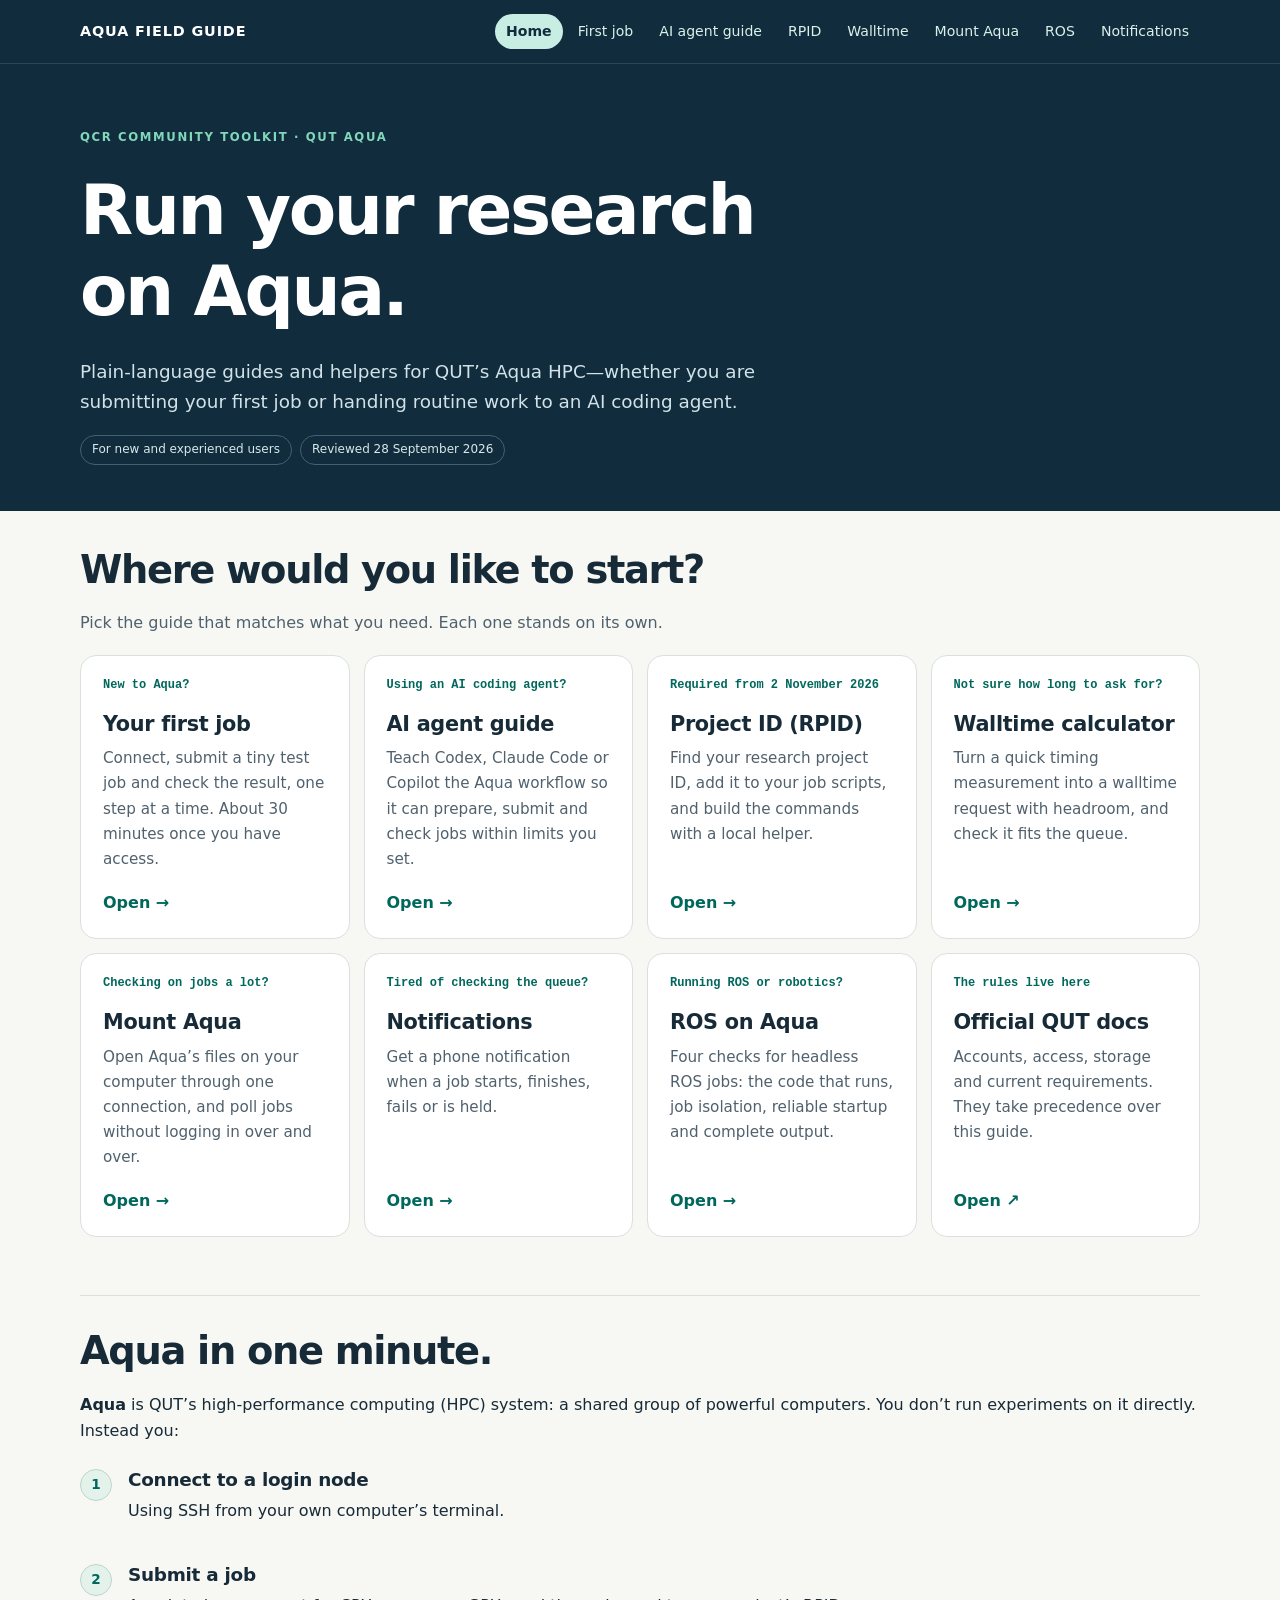
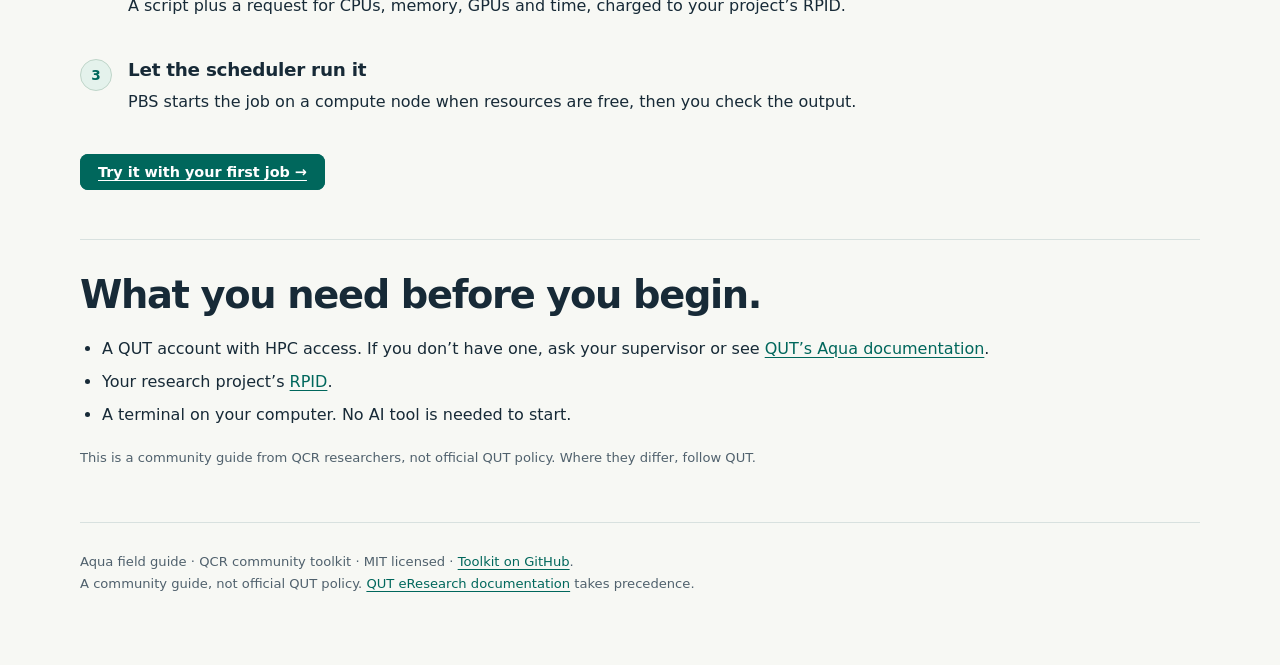
<file: docs/index.html>
<!doctype html>
<html lang="en">
  <head>
    <meta charset="utf-8" />
    <meta name="viewport" content="width=device-width,initial-scale=1" />
    <meta name="color-scheme" content="light" />
    <meta
      name="description"
      content="A plain-language community guide to QUT Aqua HPC: your first job, the RPID requirement, walltime, ROS and using AI coding agents."
    />
    <title>Aqua field guide · QCR community toolkit</title>
    <link rel="stylesheet" href="guide.css" />
  </head>
  <body>
    <a class="skip" href="#main">Skip to content</a>
    <header class="top">
      <a class="brand" href="index.html">AQUA FIELD GUIDE</a>
      <nav class="site-nav" aria-label="Site">
        <a href="index.html" aria-current="page">Home</a>
        <a href="first-job.html">First job</a>
        <a href="agents.html">AI agent guide</a>
        <a href="rpid.html">RPID</a>
        <a href="walltime.html">Walltime</a>
        <a href="mount.html">Mount Aqua</a>
        <a href="ros.html">ROS</a>
        <a href="notify.html">Notifications</a>
      </nav>
    </header>
    <div class="hero">
      <div class="eyebrow">QCR community toolkit · QUT Aqua</div>
      <h1>Run your research<br />on Aqua.</h1>
      <p>
        Plain-language guides and helpers for QUT’s Aqua HPC—whether you are submitting your first job or handing routine work to an AI coding agent.
      </p>
      <div class="badges"><span class="badge">For new and experienced users</span><span class="badge">Reviewed 28 September 2026</span></div>
    </div>
    <div class="layout single">
      <main id="main">
        <section id="start">
          <h2>Where would you like to start?</h2>
          <p class="lede">
            Pick the guide that matches what you need. Each one stands on its own.
          </p>
          <div class="grid cards">
          <a class="card link-card" href="first-job.html">
            <span class="number">New to Aqua?</span>
            <h3>Your first job</h3>
            <p>Connect, submit a tiny test job and check the result, one step at a time. About 30 minutes once you have access.</p>
            <span class="go" aria-hidden="true">Open →</span>
          </a>
          <a class="card link-card" href="agents.html">
            <span class="number">Using an AI coding agent?</span>
            <h3>AI agent guide</h3>
            <p>Teach Codex, Claude Code or Copilot the Aqua workflow so it can prepare, submit and check jobs within limits you set.</p>
            <span class="go" aria-hidden="true">Open →</span>
          </a>
          <a class="card link-card" href="rpid.html">
            <span class="number">Required from 2 November 2026</span>
            <h3>Project ID (RPID)</h3>
            <p>Find your research project ID, add it to your job scripts, and build the commands with a local helper.</p>
            <span class="go" aria-hidden="true">Open →</span>
          </a>
          <a class="card link-card" href="walltime.html">
            <span class="number">Not sure how long to ask for?</span>
            <h3>Walltime calculator</h3>
            <p>Turn a quick timing measurement into a walltime request with headroom, and check it fits the queue.</p>
            <span class="go" aria-hidden="true">Open →</span>
          </a>
          <a class="card link-card" href="mount.html">
            <span class="number">Checking on jobs a lot?</span>
            <h3>Mount Aqua</h3>
            <p>Open Aqua’s files on your computer through one connection, and poll jobs without logging in over and over.</p>
            <span class="go" aria-hidden="true">Open →</span>
          </a>
          <a class="card link-card" href="notify.html">
            <span class="number">Tired of checking the queue?</span>
            <h3>Notifications</h3>
            <p>Get a phone notification when a job starts, finishes, fails or is held.</p>
            <span class="go" aria-hidden="true">Open →</span>
          </a>
          <a class="card link-card" href="ros.html">
            <span class="number">Running ROS or robotics?</span>
            <h3>ROS on Aqua</h3>
            <p>Four checks for headless ROS jobs: the code that runs, job isolation, reliable startup and complete output.</p>
            <span class="go" aria-hidden="true">Open →</span>
          </a>
          <a class="card link-card" href="https://docs.eres.qut.edu.au/about-aqua">
            <span class="number">The rules live here</span>
            <h3>Official QUT docs</h3>
            <p>Accounts, access, storage and current requirements. They take precedence over this guide.</p>
            <span class="go" aria-hidden="true">Open ↗</span>
          </a>
          </div>
        </section>
        <section id="aqua">
          <h2>Aqua in one minute.</h2>
          <p>
            <b>Aqua</b> is QUT’s high-performance computing (HPC) system: a shared
            group of powerful computers. You don’t run experiments on it directly.
            Instead you:
          </p>
          <ol class="steps">
            <li>
              <h3>Connect to a login node</h3>
              <p>Using SSH from your own computer’s terminal.</p>
            </li>
            <li>
              <h3>Submit a job</h3>
              <p>
                A script plus a request for CPUs, memory, GPUs and time, charged to
                your project’s RPID.
              </p>
            </li>
            <li>
              <h3>Let the scheduler run it</h3>
              <p>
                PBS starts the job on a compute node when resources are free, then
                you check the output.
              </p>
            </li>
          </ol>
          <p><a class="action" href="first-job.html">Try it with your first job →</a></p>
        </section>
        <section id="before">
          <h2>What you need before you begin.</h2>
          <ul>
            <li>
              A QUT account with HPC access. If you don’t have one, ask your
              supervisor or see <a href="https://docs.eres.qut.edu.au/about-aqua">QUT’s Aqua documentation</a>.
            </li>
            <li>
              Your research project’s <a href="rpid.html">RPID</a>.
            </li>
            <li>A terminal on your computer. No AI tool is needed to start.</li>
          </ul>
          <p class="small">
            This is a community guide from QCR researchers, not official QUT policy.
            Where they differ, follow QUT.
          </p>
        </section>
        <footer class="footer">
          Aqua field guide · QCR community toolkit · MIT licensed ·
          <a href="https://github.com/margauxmedwards/aqua-hpc-skills">Toolkit on GitHub</a>.<br />A community guide, not
          official QUT policy. <a href="https://docs.eres.qut.edu.au/about-aqua">QUT eResearch documentation</a>
          takes precedence.
        </footer>
      </main>
    </div>
    <div
      id="copy-status"
      class="sr-only"
      role="status"
      aria-live="polite"
    ></div>
    <script src="guide.js"></script>
  </body>
</html>
</file>
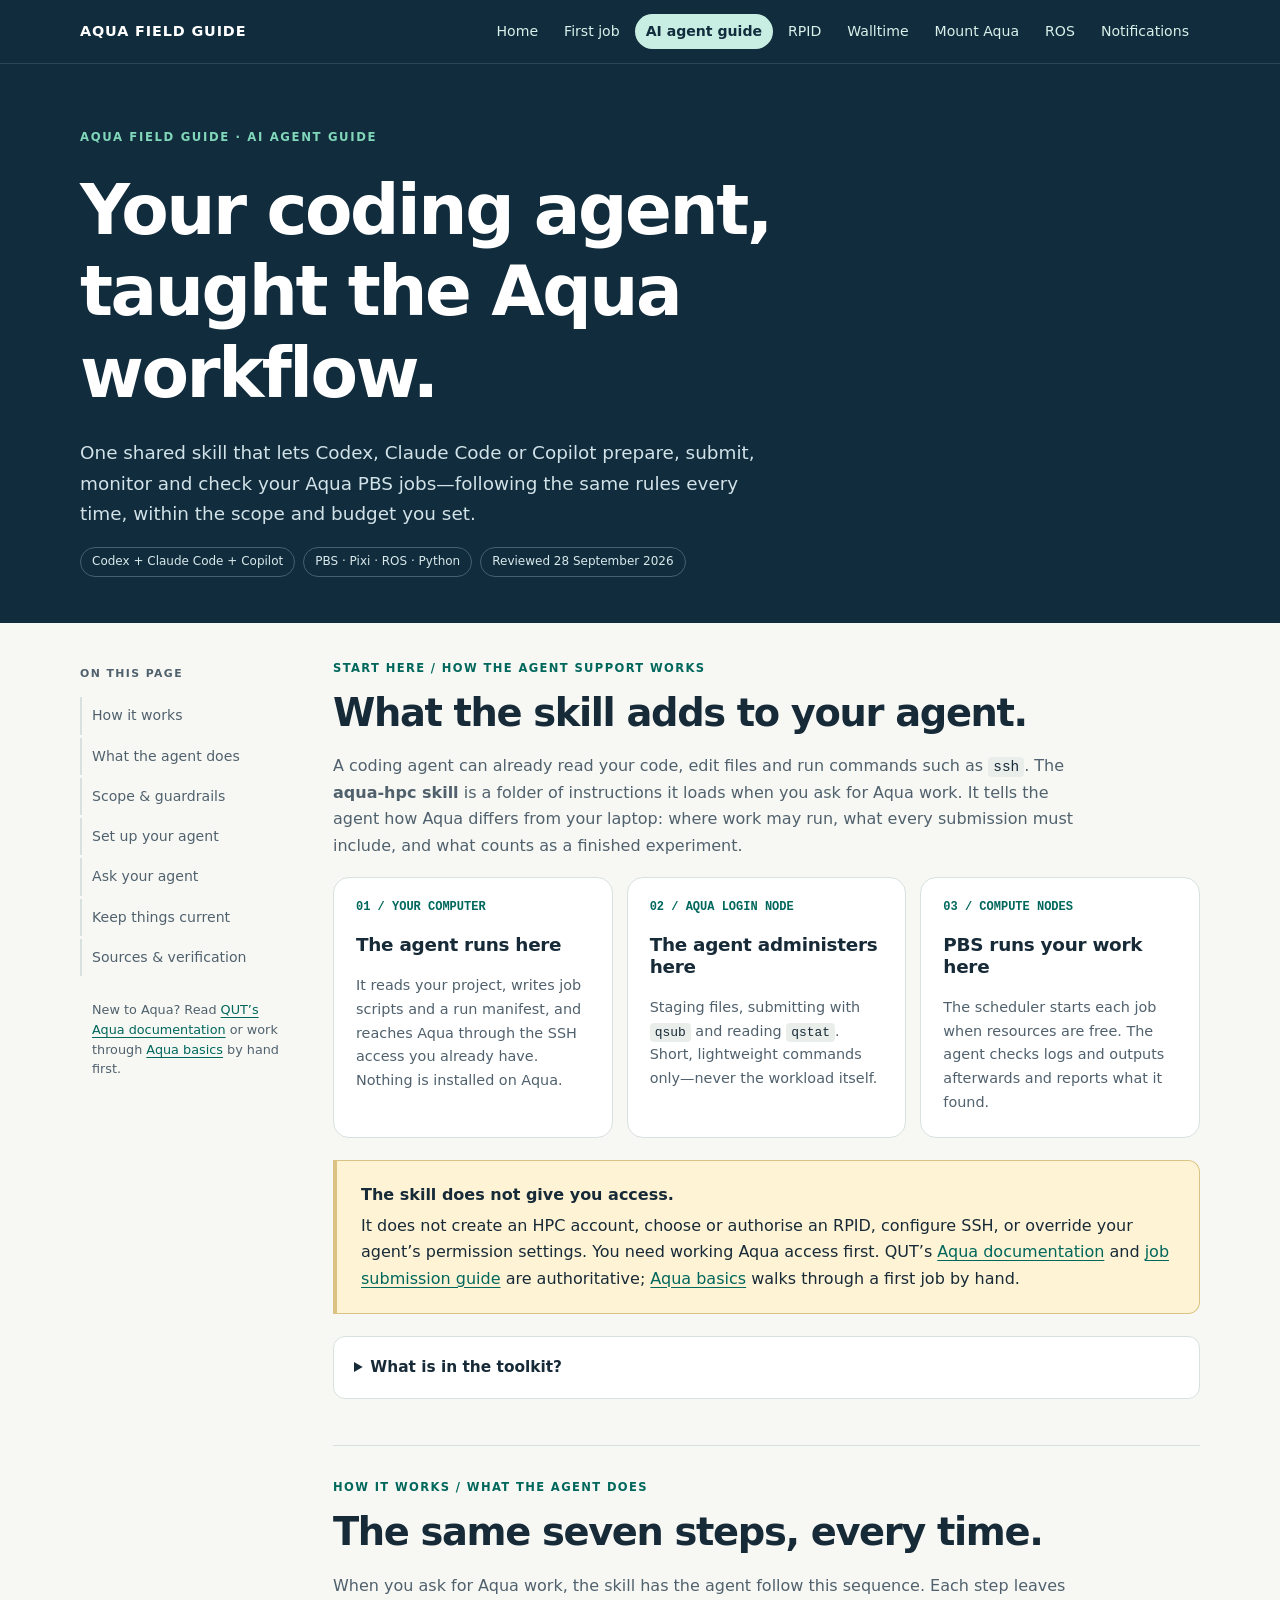
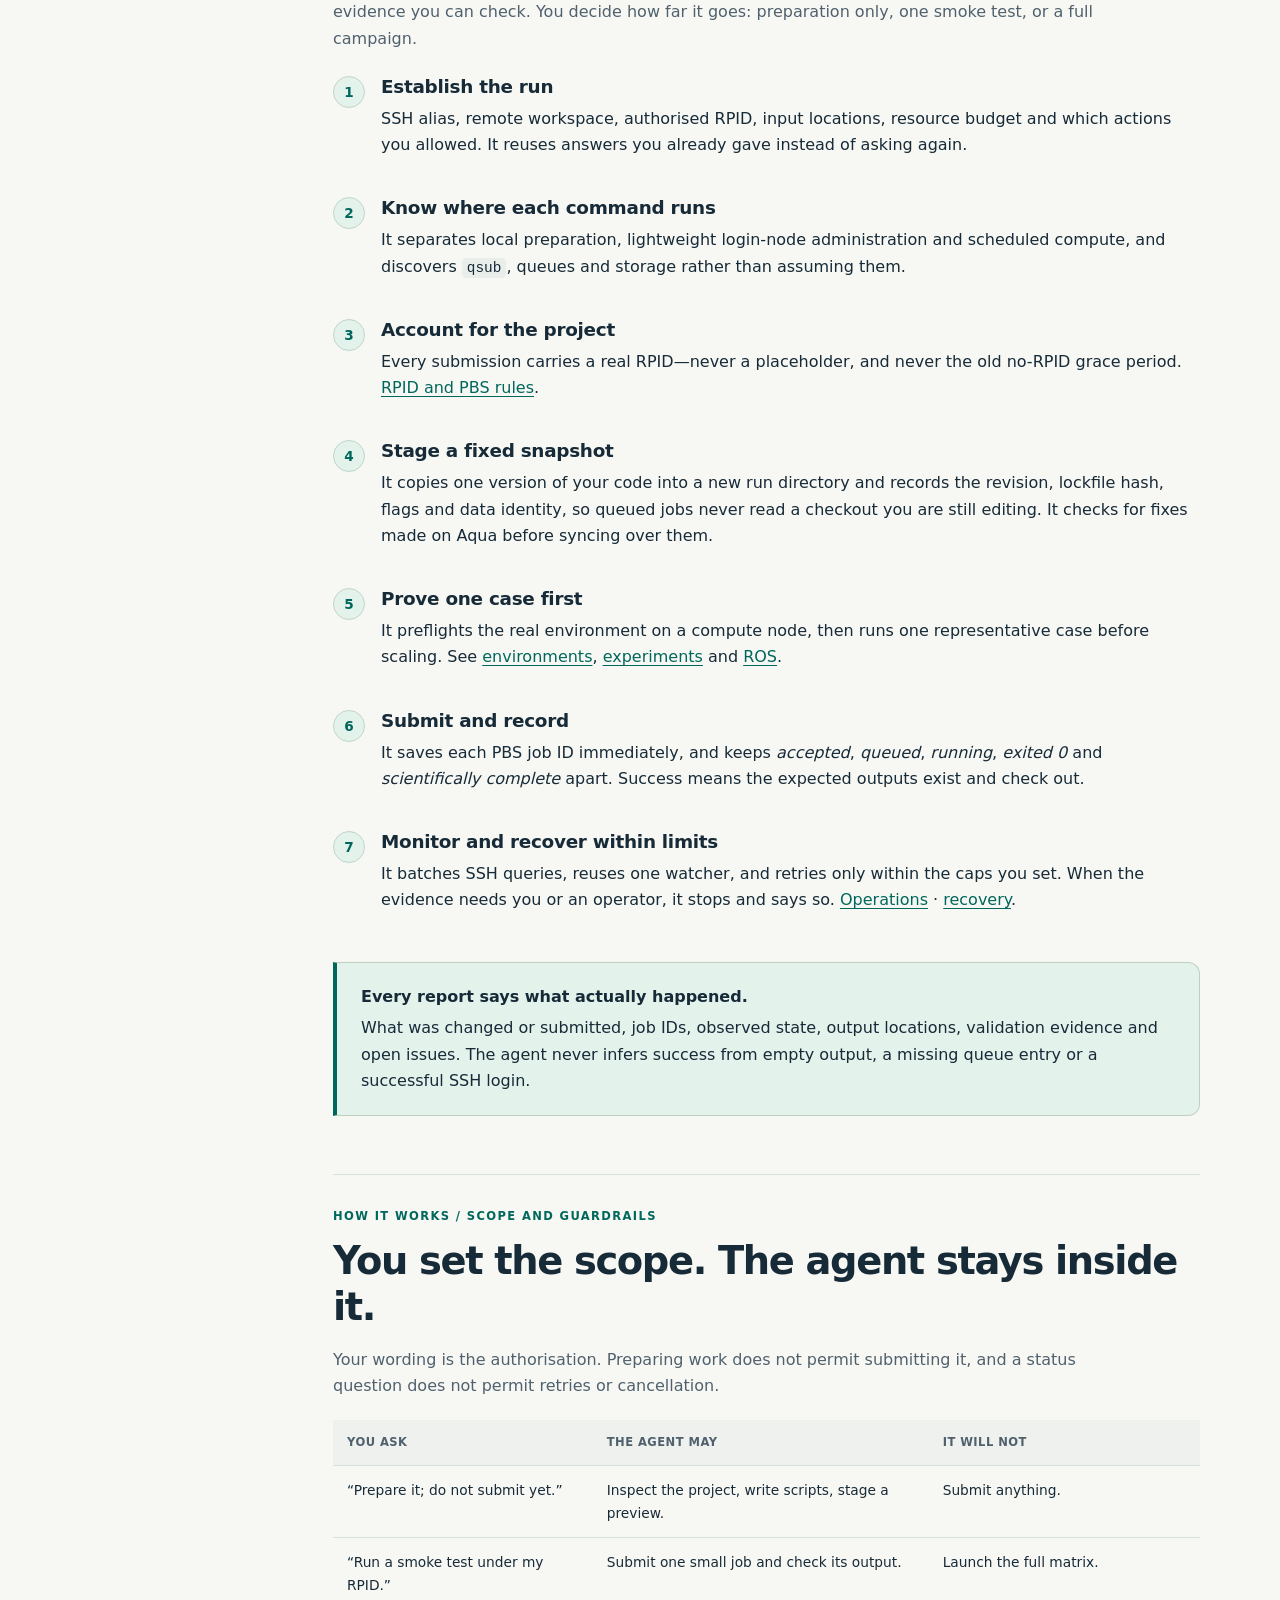
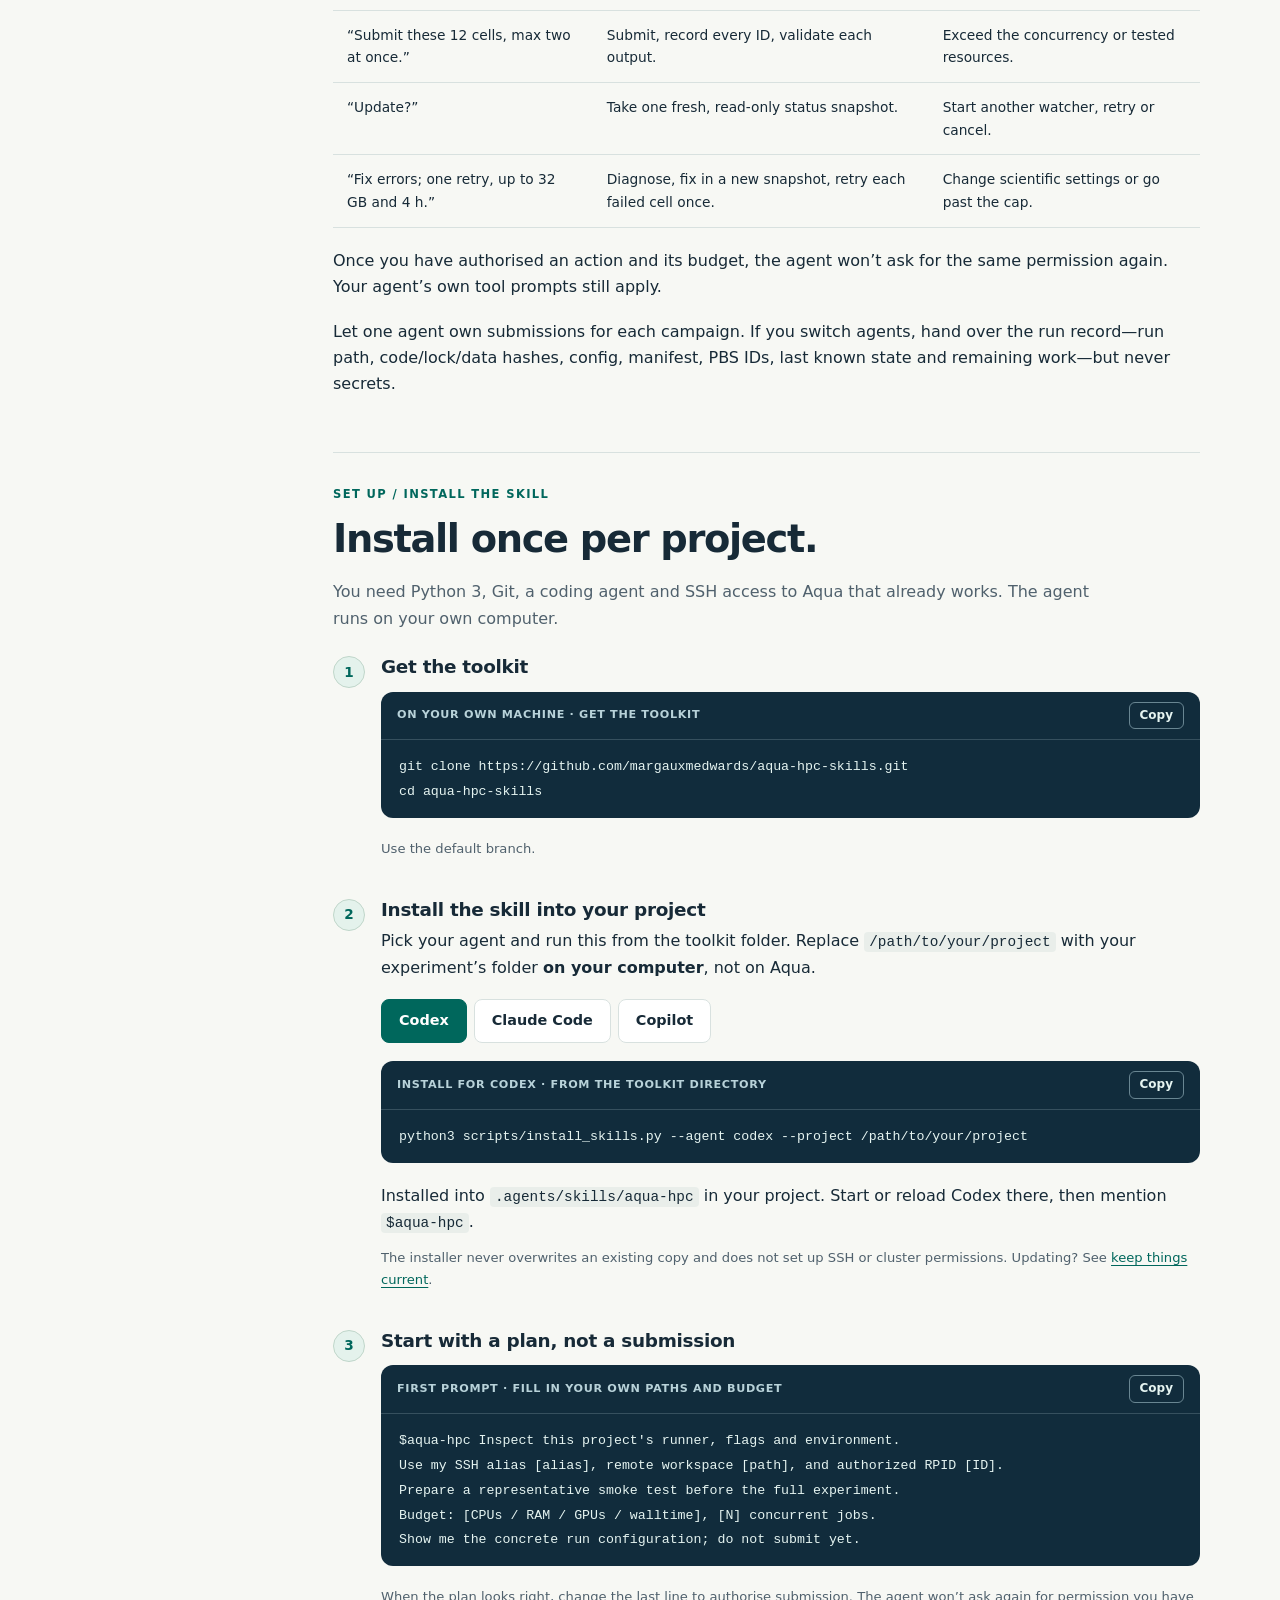
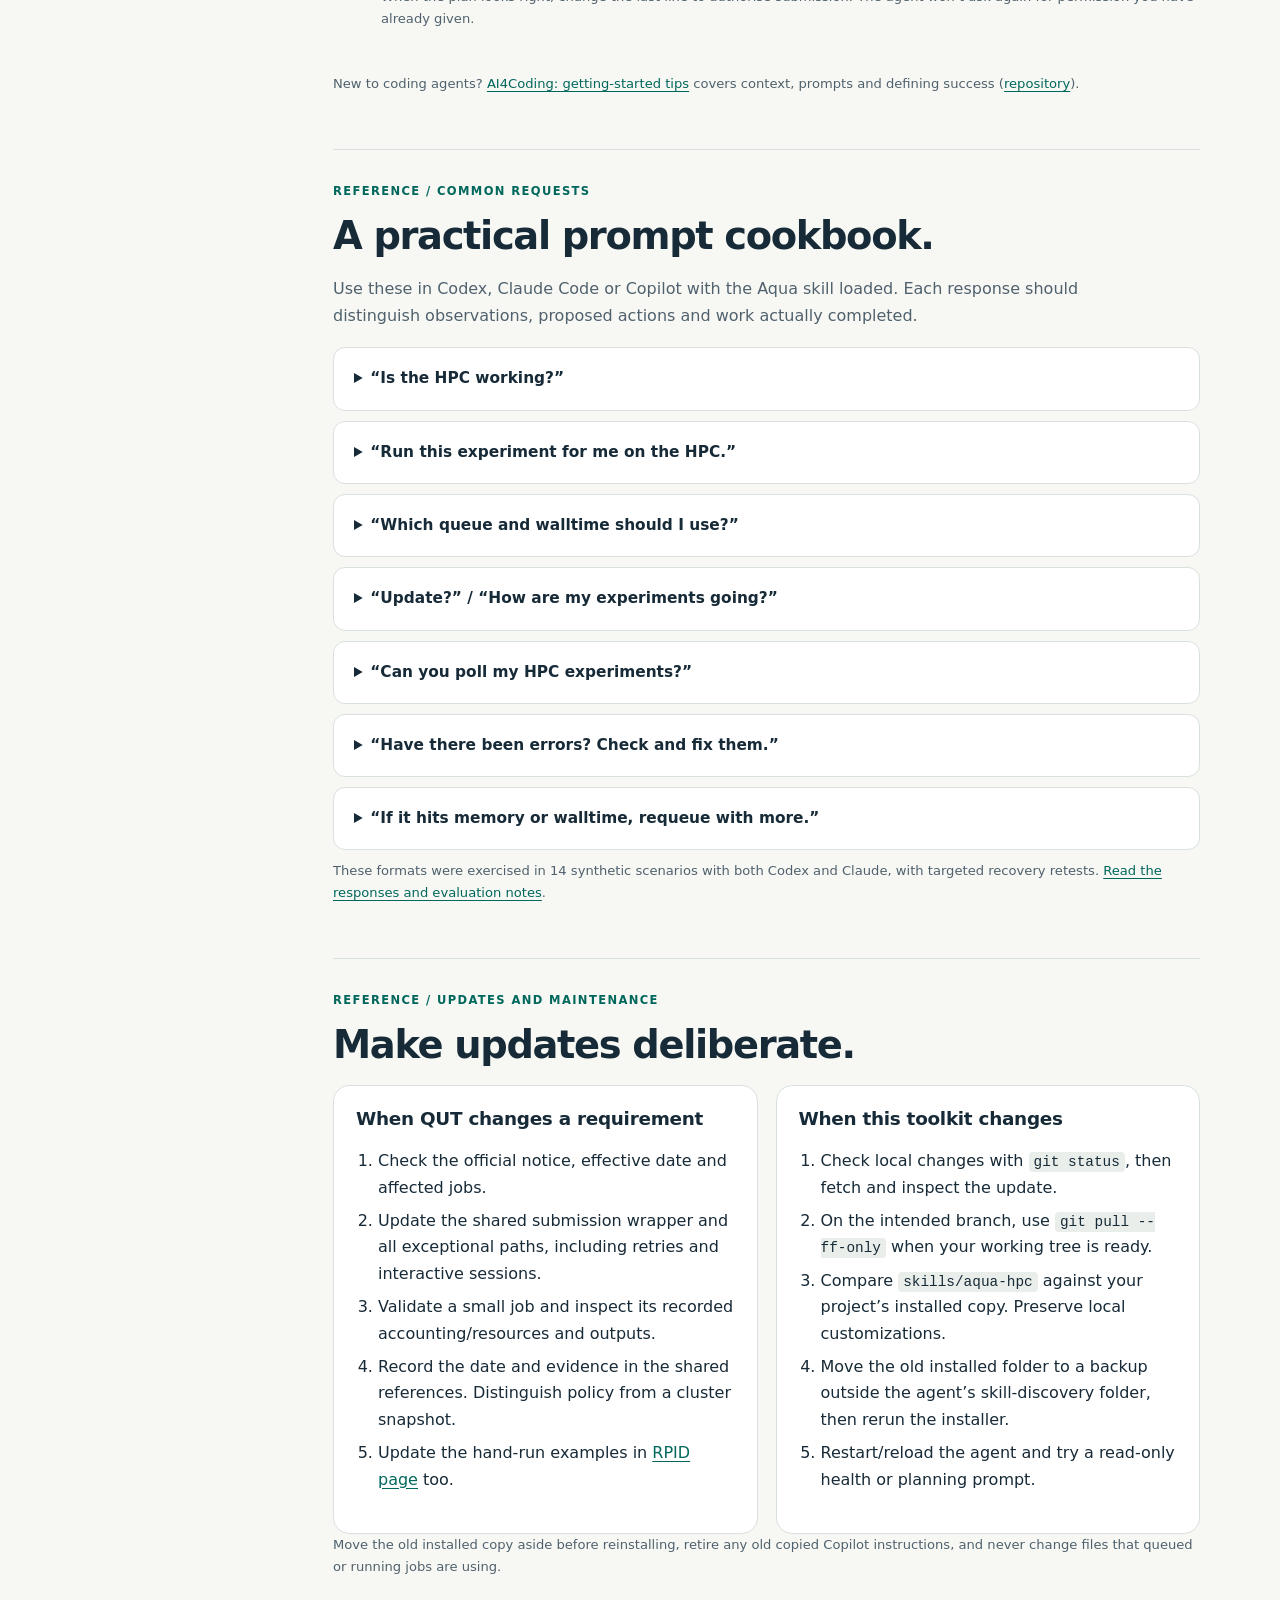
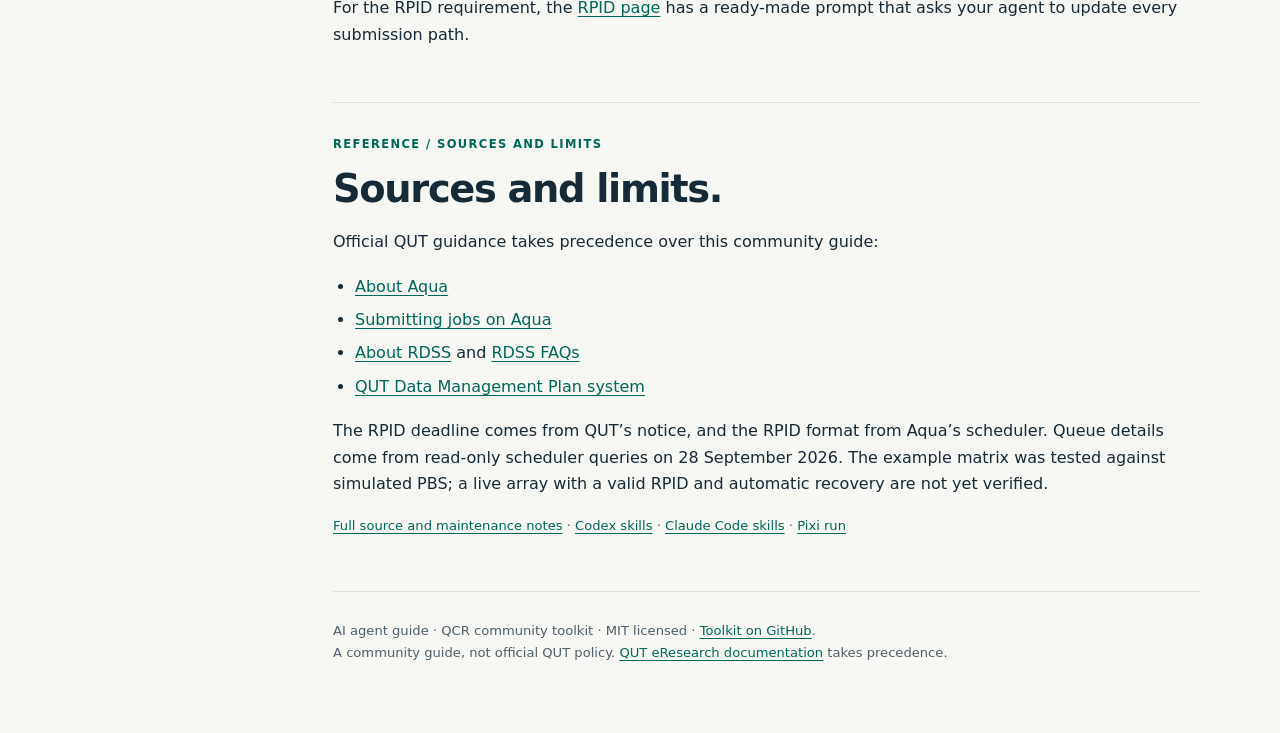
<file: docs/agents.html>
<!doctype html>
<html lang="en">
  <head>
    <meta charset="utf-8" />
    <meta name="viewport" content="width=device-width,initial-scale=1" />
    <meta name="color-scheme" content="light" />
    <meta
      name="description"
      content="How the QCR community aqua-hpc skill lets Codex, Claude Code and Copilot prepare, submit, monitor and validate QUT Aqua PBS jobs."
    />
    <title>AI agent guide · Aqua field guide</title>
    <link rel="stylesheet" href="guide.css" />
  </head>
  <body>
    <a class="skip" href="#main">Skip to content</a>
    <header class="top">
      <a class="brand" href="index.html">AQUA FIELD GUIDE</a>
      <nav class="site-nav" aria-label="Site">
        <a href="index.html">Home</a>
        <a href="first-job.html">First job</a>
        <a href="agents.html" aria-current="page">AI agent guide</a>
        <a href="rpid.html">RPID</a>
        <a href="walltime.html">Walltime</a>
        <a href="mount.html">Mount Aqua</a>
        <a href="ros.html">ROS</a>
        <a href="notify.html">Notifications</a>
      </nav>
    </header>
    <div class="hero">
      <div class="eyebrow">Aqua field guide · AI agent guide</div>
      <h1>Your coding agent,<br />taught the Aqua workflow.</h1>
      <p>
        One shared skill that lets Codex, Claude Code or Copilot prepare,
        submit, monitor and check your Aqua PBS jobs—following the same rules
        every time, within the scope and budget you set.
      </p>
      <div class="badges">
        <span class="badge">Codex + Claude Code + Copilot</span
        ><span class="badge">PBS · Pixi · ROS · Python</span
        ><span class="badge">Reviewed 28 September 2026</span>
      </div>
    </div>
    <div class="layout">
      <aside class="sidebar">
        <small>On this page</small>
        <nav aria-label="Guide sections">
          <a href="#how">How it works</a
          ><a href="#workflow">What the agent does</a
          ><a href="#guardrails">Scope &amp; guardrails</a
          ><a href="#agents">Set up your agent</a
          ><a href="#requests">Ask your agent</a
          ><a href="#maintain">Keep things current</a
          ><a href="#sources">Sources &amp; verification</a>
        </nav>
        <p>
          New to Aqua? Read
          <a href="https://docs.eres.qut.edu.au/about-aqua">QUT’s Aqua documentation</a> or work through
          <a href="first-job.html">Aqua basics</a> by hand first.
        </p>
      </aside>
      <main id="main">
        <section id="how">
          <span class="section-kicker">Start here / How the agent support works</span>
          <h2>What the skill adds to your agent.</h2>
          <p class="lede">
            A coding agent can already read your code, edit files and run
            commands such as <code>ssh</code>. The <b>aqua-hpc skill</b> is a
            folder of instructions it loads when you ask for Aqua work. It tells
            the agent how Aqua differs from your laptop: where work may run,
            what every submission must include, and what counts as a finished
            experiment.
          </p>
          <div class="grid" aria-label="Where the agent and your work run">
            <article class="card">
              <span class="number">01 / YOUR COMPUTER</span>
              <h3>The agent runs here</h3>
              <p>
                It reads your project, writes job scripts and a run manifest,
                and reaches Aqua through the SSH access you already have.
                Nothing is installed on Aqua.
              </p>
            </article>
            <article class="card">
              <span class="number">02 / AQUA LOGIN NODE</span>
              <h3>The agent administers here</h3>
              <p>
                Staging files, submitting with <code>qsub</code> and reading
                <code>qstat</code>. Short, lightweight commands only—never the
                workload itself.
              </p>
            </article>
            <article class="card">
              <span class="number">03 / COMPUTE NODES</span>
              <h3>PBS runs your work here</h3>
              <p>
                The scheduler starts each job when resources are free. The agent
                checks logs and outputs afterwards and reports what it found.
              </p>
            </article>
          </div>
          <div class="callout warning">
            <strong>The skill does not give you access.</strong>
            <p>
              It does not create an HPC account, choose or authorise an RPID,
              configure SSH, or override your agent’s permission settings. You
              need working Aqua access first. QUT’s
              <a href="https://docs.eres.qut.edu.au/about-aqua">Aqua documentation</a> and
              <a href="https://docs.eres.qut.edu.au/hpc-submitting-jobs-on-aqua">job submission guide</a> are authoritative;
              <a href="first-job.html">Aqua basics</a> walks through a first job
              by hand.
            </p>
          </div>
          <details>
            <summary>What is in the toolkit?</summary>
            <div class="detail">
              <dl>
                <dt><b><a href="../skills/aqua-hpc/SKILL.md">SKILL.md</a></b></dt>
                <dd>
                  The short workflow the agent follows. It is loaded whenever
                  the skill is invoked.
                </dd>
                <dt><b>References</b></dt>
                <dd>
                  Detail the agent reads only when relevant:
                  <a href="../skills/aqua-hpc/references/pbs.md">RPID &amp; PBS</a>,
                  <a href="../skills/aqua-hpc/references/environments.md">environments</a>,
                  <a href="../skills/aqua-hpc/references/experiments.md">experiments</a>,
                  <a href="../skills/aqua-hpc/references/ros.md">ROS</a>,
                  <a href="../skills/aqua-hpc/references/queue-and-time.md">queues &amp; walltime</a>,
                  <a href="../skills/aqua-hpc/references/operations.md">operations</a>,
                  <a href="../skills/aqua-hpc/references/recovery.md">recovery</a>
                  and
                  <a href="../skills/aqua-hpc/references/common-requests.md">common requests</a>.
                </dd>
                <dt><b>Installer</b></dt>
                <dd>
                  <code>scripts/install_skills.py</code> copies the skill into a
                  project for your chosen agent.
                  <a href="#agents">Set it up</a>.
                </dd>
                <dt><b>Example</b></dt>
                <dd>
                  <a href="../examples/matrix/README.md">A tiny eight-cell CPU
                  matrix</a> for trying a bounded campaign end to end.
                </dd>
              </dl>
            </div>
          </details>
        </section>
        <section id="workflow">
          <span class="section-kicker">How it works / What the agent does</span>
          <h2>The same seven steps, every time.</h2>
          <p class="lede">
            When you ask for Aqua work, the skill has the agent follow this
            sequence. Each step leaves evidence you can check. You decide how
            far it goes: preparation only, one smoke test, or a full campaign.
          </p>
          <ol class="steps">
            <li>
              <h3>Establish the run</h3>
              <p>
                SSH alias, remote workspace, authorised RPID, input locations,
                resource budget and which actions you allowed. It reuses answers
                you already gave instead of asking again.
              </p>
            </li>
            <li>
              <h3>Know where each command runs</h3>
              <p>
                It separates local preparation, lightweight login-node
                administration and scheduled compute, and discovers
                <code>qsub</code>, queues and storage rather than assuming them.
              </p>
            </li>
            <li>
              <h3>Account for the project</h3>
              <p>
                Every submission carries a real RPID—never a placeholder, and
                never the old no-RPID grace period.
                <a href="../skills/aqua-hpc/references/pbs.md">RPID and PBS rules</a>.
              </p>
            </li>
            <li>
              <h3>Stage a fixed snapshot</h3>
              <p>
                It copies one version of your code into a new run directory and
                records the revision, lockfile hash, flags and data identity, so
                queued jobs never read a checkout you are still editing. It
                checks for fixes made on Aqua before syncing over them.
              </p>
            </li>
            <li>
              <h3>Prove one case first</h3>
              <p>
                It preflights the real environment on a compute node, then runs
                one representative case before scaling. See
                <a href="../skills/aqua-hpc/references/environments.md">environments</a>,
                <a href="../skills/aqua-hpc/references/experiments.md">experiments</a>
                and
                <a href="../skills/aqua-hpc/references/ros.md">ROS</a>.
              </p>
            </li>
            <li>
              <h3>Submit and record</h3>
              <p>
                It saves each PBS job ID immediately, and keeps
                <i>accepted</i>, <i>queued</i>, <i>running</i>,
                <i>exited 0</i> and <i>scientifically complete</i> apart.
                Success means the expected outputs exist and check out.
              </p>
            </li>
            <li>
              <h3>Monitor and recover within limits</h3>
              <p>
                It batches SSH queries, reuses one watcher, and retries only
                within the caps you set. When the evidence needs you or an
                operator, it stops and says so.
                <a href="../skills/aqua-hpc/references/operations.md">Operations</a>
                ·
                <a href="../skills/aqua-hpc/references/recovery.md">recovery</a>.
              </p>
            </li>
          </ol>
          <div class="callout">
            <strong>Every report says what actually happened.</strong>
            <p>
              What was changed or submitted, job IDs, observed state, output
              locations, validation evidence and open issues. The agent never
              infers success from empty output, a missing queue entry or a
              successful SSH login.
            </p>
          </div>
        </section>
        <section id="guardrails">
          <span class="section-kicker">How it works / Scope and guardrails</span>
          <h2>You set the scope. The agent stays inside it.</h2>
          <p class="lede">
            Your wording is the authorisation. Preparing work does not permit
            submitting it, and a status question does not permit retries or
            cancellation.
          </p>
          <div class="table-wrap">
            <table>
              <thead>
                <tr>
                  <th>You ask</th>
                  <th>The agent may</th>
                  <th>It will not</th>
                </tr>
              </thead>
              <tbody>
                <tr>
                  <td>“Prepare it; do not submit yet.”</td>
                  <td>Inspect the project, write scripts, stage a preview.</td>
                  <td>Submit anything.</td>
                </tr>
                <tr>
                  <td>“Run a smoke test under my RPID.”</td>
                  <td>Submit one small job and check its output.</td>
                  <td>Launch the full matrix.</td>
                </tr>
                <tr>
                  <td>“Submit these 12 cells, max two at once.”</td>
                  <td>Submit, record every ID, validate each output.</td>
                  <td>Exceed the concurrency or tested resources.</td>
                </tr>
                <tr>
                  <td>“Update?”</td>
                  <td>Take one fresh, read-only status snapshot.</td>
                  <td>Start another watcher, retry or cancel.</td>
                </tr>
                <tr>
                  <td>“Fix errors; one retry, up to 32 GB and 4 h.”</td>
                  <td>
                    Diagnose, fix in a new snapshot, retry each failed cell once.
                  </td>
                  <td>
                    Change scientific settings or go past the cap.
                  </td>
                </tr>
              </tbody>
            </table>
          </div>
          <p>
            Once you have authorised an action and its budget, the agent
            won’t ask for the same permission again. Your agent’s own tool
            prompts still apply.
          </p>
          <p>
            Let one agent own submissions for each campaign. If you switch
            agents, hand over the run record—run path, code/lock/data hashes,
            config, manifest, PBS IDs, last known state and remaining work—but
            never secrets.
          </p>
        </section>
        <section id="agents">
          <span class="section-kicker">Set up / Install the skill</span>
          <h2>Install once per project.</h2>
          <p class="lede">
            You need Python 3, Git, a coding agent and SSH access to Aqua that
            already works. The agent runs on your own computer.
          </p>
          <ol class="steps">
            <li>
              <h3>Get the toolkit</h3>
              <div class="codebox">
                <div class="codehead">
                  On your own machine · get the toolkit<button
                    class="copy js-only"
                    type="button"
                    data-copy="clone-command"
                  >
                    Copy
                  </button>
                </div>
                <pre><code id="clone-command">git clone https://github.com/margauxmedwards/aqua-hpc-skills.git
cd aqua-hpc-skills</code></pre>
              </div>
              <p class="small" id="checkout-note">
                Use the default branch.
              </p>
            </li>
            <li>
              <h3>Install the skill into your project</h3>
              <p>
                Pick your agent and run this from the toolkit folder. Replace
                <code>/path/to/your/project</code> with your experiment’s folder
                <b>on your computer</b>, not on Aqua.
              </p>
              <div
                class="chooser js-only"
                role="group"
                aria-label="Choose your coding agent"
              >
                <button type="button" data-agent="codex" aria-pressed="true">
                  Codex</button
                ><button type="button" data-agent="claude" aria-pressed="false">
                  Claude Code</button
                ><button type="button" data-agent="copilot" aria-pressed="false">
                  Copilot
                </button>
              </div>
              <div class="codebox">
                <div class="codehead">
                  <span id="agent-label"
                    >Install for Codex · from the toolkit directory</span
                  ><button
                    class="copy js-only"
                    type="button"
                    data-copy="install-command"
                  >
                    Copy
                  </button>
                </div>
                <pre><code id="install-command">python3 scripts/install_skills.py --agent codex --project /path/to/your/project</code></pre>
              </div>
              <p id="agent-location">
                Installed into <code>.agents/skills/aqua-hpc</code> in your project.
                Start or reload Codex there, then mention <code>$aqua-hpc</code>.
              </p>
              <noscript
                ><p>
                  For Claude Code use <code>--agent claude</code>, which installs to
                  <code>.claude/skills/aqua-hpc</code>; invoke with
                  <code>/aqua-hpc</code>. For Copilot use
                  <code>--agent copilot</code>, which installs to
                  <code>.github/skills/aqua-hpc</code>; ask it to use the aqua-hpc
                  skill.
                </p></noscript
              >
              <p class="small">
                The installer never overwrites an existing copy and does not set up
                SSH or cluster permissions. Updating? See
                <a href="#maintain">keep things current</a>.
              </p>
            </li>
            <li>
              <h3>Start with a plan, not a submission</h3>
              <div class="codebox">
                <div class="codehead">
                  First prompt · fill in your own paths and budget<button
                    class="copy js-only"
                    type="button"
                    data-copy="first-prompt"
                  >
                    Copy
                  </button>
                </div>
                <pre><code id="first-prompt">$aqua-hpc Inspect this project's runner, flags and environment.
Use my SSH alias [alias], remote workspace [path], and authorized RPID [ID].
Prepare a representative smoke test before the full experiment.
Budget: [CPUs / RAM / GPUs / walltime], [N] concurrent jobs.
Show me the concrete run configuration; do not submit yet.</code></pre>
              </div>
              <p class="small">
                When the plan looks right, change the last line to authorise
                submission. The agent won’t ask again for permission you have
                already given.
              </p>
            </li>
          </ol>
          <p class="small">
            New to coding agents?
            <a href="https://margauxmedwards.github.io/ai4coding/"
              >AI4Coding: getting-started tips</a
            >
            covers context, prompts and defining success
            (<a href="https://github.com/margauxmedwards/ai4coding">repository</a>).
          </p>
        </section>
        <section id="requests">
          <span class="section-kicker">Reference / Common requests</span>
          <h2>A practical prompt cookbook.</h2>
          <p class="lede">
            Use these in Codex, Claude Code or Copilot with the Aqua skill loaded. Each
            response should distinguish observations, proposed actions and work
            actually completed.
          </p>
          <details>
            <summary>“Is the HPC working?”</summary>
            <div class="detail">
              <span class="tag">Read-only health check</span>
              <p>
                Ask for separate checks of login, scheduler and queue health,
                plus the observation time. A login success alone does not
                establish compute health.
              </p>
              <blockquote>
                Checked at [time]: login reachable; PBS responsive; [queue]
                enabled and started. Compute execution not tested.
              </blockquote>
              <p>
                A failed scheduler query means unknown or unresponsive, not
                necessarily a cluster-wide outage. “Schedule a small test under
                my RPID” separately authorizes a compute smoke job.
              </p>
            </div>
          </details>
          <details>
            <summary>“Run this experiment for me on the HPC.”</summary>
            <div class="detail">
              <p>
                Provide the entrypoint/config, inputs, RPID, remote path and
                resource budget. Ask for one representative smoke case before
                the approved matrix.
              </p>
              <blockquote>
                Run this manifest on Aqua under my recorded RPID. Maximum two
                concurrent jobs; use the measured resource request. Validate a
                smoke case first, then submit the eight cells and save their
                IDs.
              </blockquote>
              <p>
                Expect the submitted IDs, selected route/placement, per-job
                resources, output path, smoke evidence and observed state. No
                job ID should be invented when a submission is unresolved.
              </p>
            </div>
          </details>
          <details>
            <summary>“Which queue and walltime should I use?”</summary>
            <div class="detail">
              <blockquote>
                Compare QCR and general placement for this experiment. Check my
                eligibility, tested GPU requirements and current limits.
                Estimate walltime from representative runs and state queue-wait
                uncertainty.
              </blockquote>
              <p>
                Expect a recommendation with evidence. QCR membership, project
                accounting and hardware compatibility are separate. A job that
                needs 60 hours without checkpoints will not fit a 48-hour queue.
                Background:
                <a href="first-job.html#queues">queues and walltime</a>.
              </p>
            </div>
          </details>
          <details>
            <summary>“Update?” / “How are my experiments going?”</summary>
            <div class="detail">
              <span class="tag">One fresh snapshot</span>
              <blockquote>
                As of [time], 3/8 cells are validated: 1 running, 1 queued, 2
                failed, 1 not submitted. The running cell is at 50/100 records.
                One failed cell exited zero but produced 0/100 outputs. ETA
                unknown.
              </blockquote>
              <p>
                This is an illustrative response, not current job status. Counts
                should reconcile with the original manifest; attempts should not
                inflate cell counts. Stale data and unverified outputs must be
                labeled.
              </p>
            </div>
          </details>
          <details>
            <summary>“Can you poll my HPC experiments?”</summary>
            <div class="detail">
              <blockquote>
                Monitor these recorded jobs every 10 minutes for up to an hour,
                or until all are terminal. Reuse any existing monitor. Report
                failures and incomplete outputs; do not retry jobs
                automatically.
              </blockquote>
              <p>
                Expect the actual monitor/session identity, interval, deadline,
                last observation and available delivery channel. A tool must not
                promise chat notifications unless that capability is configured.
                “Update?” should not create a second watcher.
              </p>
              <p>
                “Stop polling, leave the experiments running” stops only that
                monitor, not PBS jobs or shared SSH connections.
              </p>
            </div>
          </details>
          <details>
            <summary>“Have there been errors? Check and fix them.”</summary>
            <div class="detail">
              <blockquote>
                Inspect the recorded jobs, logs and expected outputs. Fix
                diagnosed causes in a new snapshot, validate a representative
                case, and retry terminal failed cells within our existing
                budget. Preserve successful cells and live jobs.
              </blockquote>
              <p>
                Expect the evidence, actual fix, validation result, old→new job
                mapping and remaining issues. An environment repair should not
                silently change model, sensor, precision or sampling choices.
              </p>
            </div>
          </details>
          <details>
            <summary>
              “If it hits memory or walltime, requeue with more.”
            </summary>
            <div class="detail">
              <blockquote>
                Allow at most one resource-recovery retry per failed cell, up to
                32 GB host RAM and four hours, maximum two concurrent. Preserve
                the scientific configuration. Confirm the original job is
                terminal and no replacement is running before submitting.
              </blockquote>
              <div class="table-wrap">
                <table>
                  <thead>
                    <tr>
                      <th>Failure</th>
                      <th>What helps</th>
                    </tr>
                  </thead>
                  <tbody>
                    <tr>
                      <td>Confirmed host RAM limit</td>
                      <td>
                        Measured RAM increase within the cap. A cap is not the
                        original request.
                      </td>
                    </tr>
                    <tr>
                      <td>CUDA / GPU out of memory</td>
                      <td>
                        Investigate VRAM; more host RAM does not add device
                        memory.
                      </td>
                    </tr>
                    <tr>
                      <td>Walltime limit with progress</td>
                      <td>
                        Enough time for a full restart, or a verified compatible
                        checkpoint.
                      </td>
                    </tr>
                    <tr>
                      <td>Disk, inode or quota exhaustion</td>
                      <td>
                        Storage diagnosis and scoped recovery, not extra RAM.
                      </td>
                    </tr>
                    <tr>
                      <td>Unknown state or submission timeout</td>
                      <td>
                        Reconcile the original job; do not create a possible
                        duplicate.
                      </td>
                    </tr>
                  </tbody>
                </table>
              </div>
              <p>
                Stop at the agreed retry/resource limits. A replacement usually
                gets a new PBS ID; more walltime does not automatically resume
                prior work.
                <a href="../skills/aqua-hpc/references/recovery.md"
                  >Recovery rules and evidence</a
                >.
              </p>
            </div>
          </details>
          <p class="small">
            These formats were exercised in 14 synthetic scenarios with both
            Codex and Claude, with targeted recovery retests.
            <a href="../tests/behavior/results-2026-09-28/README.md"
              >Read the responses and evaluation notes</a
            >.
          </p>
        </section>
        <section id="maintain">
          <span class="section-kicker"
            >Reference / Updates and maintenance</span
          >
          <h2>Make updates deliberate.</h2>
          <div class="split">
            <article class="card">
              <h3>When QUT changes a requirement</h3>
              <ol>
                <li>
                  Check the official notice, effective date and affected jobs.
                </li>
                <li>
                  Update the shared submission wrapper and all exceptional
                  paths, including retries and interactive sessions.
                </li>
                <li>
                  Validate a small job and inspect its recorded
                  accounting/resources and outputs.
                </li>
                <li>
                  Record the date and evidence in the shared references.
                  Distinguish policy from a cluster snapshot.
                </li>
                <li>
                  Update the hand-run examples in
                  <a href="rpid.html">RPID page</a> too.
                </li>
              </ol>
            </article>
            <article class="card">
              <h3>When this toolkit changes</h3>
              <ol>
                <li>
                  Check local changes with <code>git status</code>, then fetch
                  and inspect the update.
                </li>
                <li>
                  On the intended branch, use
                  <code>git pull --ff-only</code> when your working tree is
                  ready.
                </li>
                <li>
                  Compare <code>skills/aqua-hpc</code> against your project’s
                  installed copy. Preserve local customizations.
                </li>
                <li>
                  Move the old installed folder to a backup outside the agent’s
                  skill-discovery folder, then rerun the installer.
                </li>
                <li>
                  Restart/reload the agent and try a read-only health or
                  planning prompt.
                </li>
              </ol>
            </article>
          </div>
          <p class="small">
            Move the old installed copy aside before reinstalling, retire any
            old copied Copilot instructions, and never change files that queued
            or running jobs are using.
          </p>
          <p>
            For the RPID requirement, the <a href="rpid.html#agent">RPID page</a> has a
            ready-made prompt that asks your agent to update every submission path.
          </p>
        </section>
        <section id="sources">
          <span class="section-kicker">Reference / Sources and limits</span>
          <h2>Sources and limits.</h2>
          <p>Official QUT guidance takes precedence over this community guide:</p>
          <ul>
            <li><a href="https://docs.eres.qut.edu.au/about-aqua">About Aqua</a></li>
            <li><a href="https://docs.eres.qut.edu.au/hpc-submitting-jobs-on-aqua">Submitting jobs on Aqua</a></li>
            <li>
              <a href="https://docs.eres.qut.edu.au/about-rdss">About RDSS</a>
              and <a href="https://docs.eres.qut.edu.au/rdss-faqs">RDSS FAQs</a>
            </li>
            <li>
              <a href="https://data-mgmt-plan.qut.edu.au/"
                >QUT Data Management Plan system</a
              >
            </li>
          </ul>
          <p>
            The RPID deadline comes from QUT’s notice, and the RPID format from
            Aqua’s scheduler. Queue details come from read-only scheduler queries on
            28 September 2026. The example matrix was tested against simulated PBS;
            a live array with a valid RPID and automatic recovery are not yet
            verified.
          </p>
          <p class="small">
            <a href="../skills/aqua-hpc/references/sources.md"
              >Full source and maintenance notes</a
            >
            ·
            <a href="https://developers.openai.com/codex/skills">Codex skills</a>
            ·
            <a href="https://code.claude.com/docs/en/skills">Claude Code skills</a>
            ·
            <a href="https://pixi.prefix.dev/latest/reference/cli/pixi/run/"
              >Pixi run</a
            >
          </p>
        </section>
        <footer class="footer">
          AI agent guide · QCR community toolkit · MIT licensed ·
          <a href="https://github.com/margauxmedwards/aqua-hpc-skills">Toolkit on GitHub</a>.<br />A community guide, not
          official QUT policy. <a href="https://docs.eres.qut.edu.au/about-aqua">QUT eResearch documentation</a>
          takes precedence.
        </footer>
      </main>
    </div>
    <div
      id="copy-status"
      class="sr-only"
      role="status"
      aria-live="polite"
    ></div>
    <script src="guide.js"></script>
  </body>
</html>
</file>
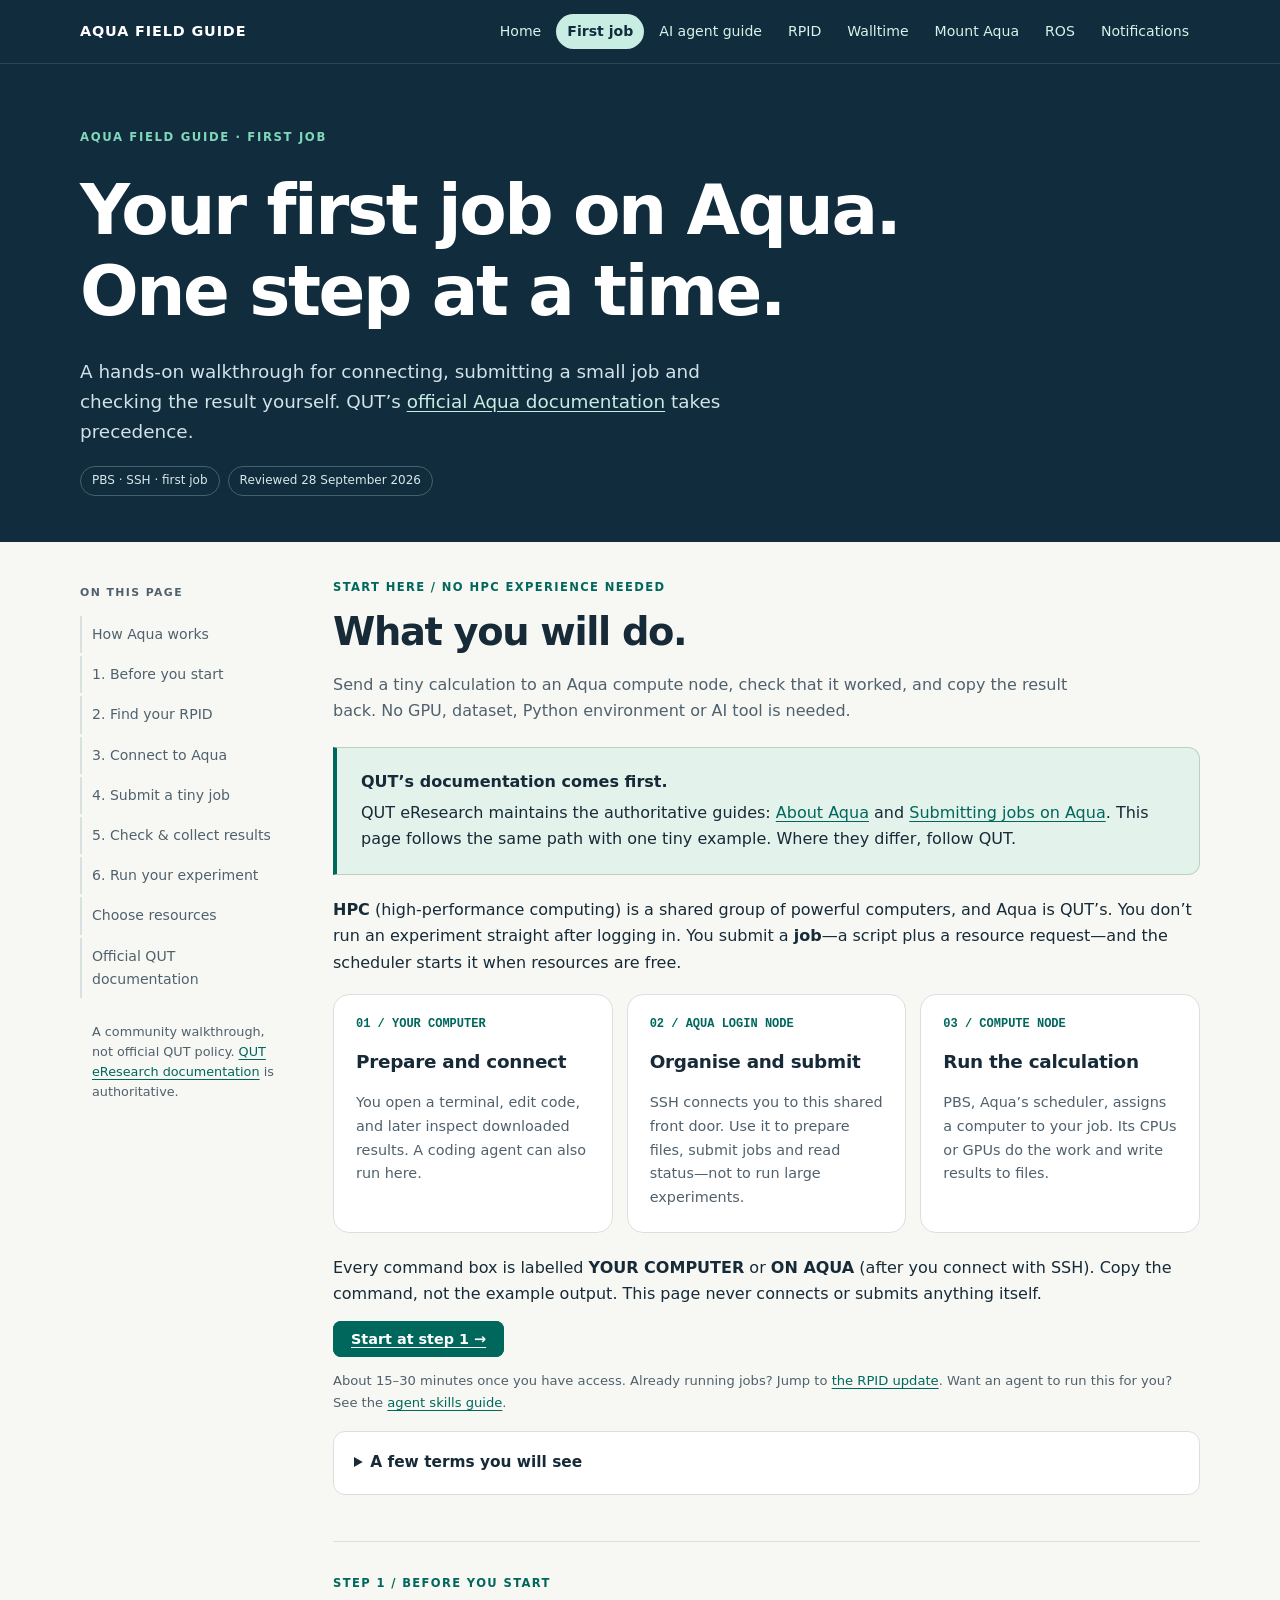
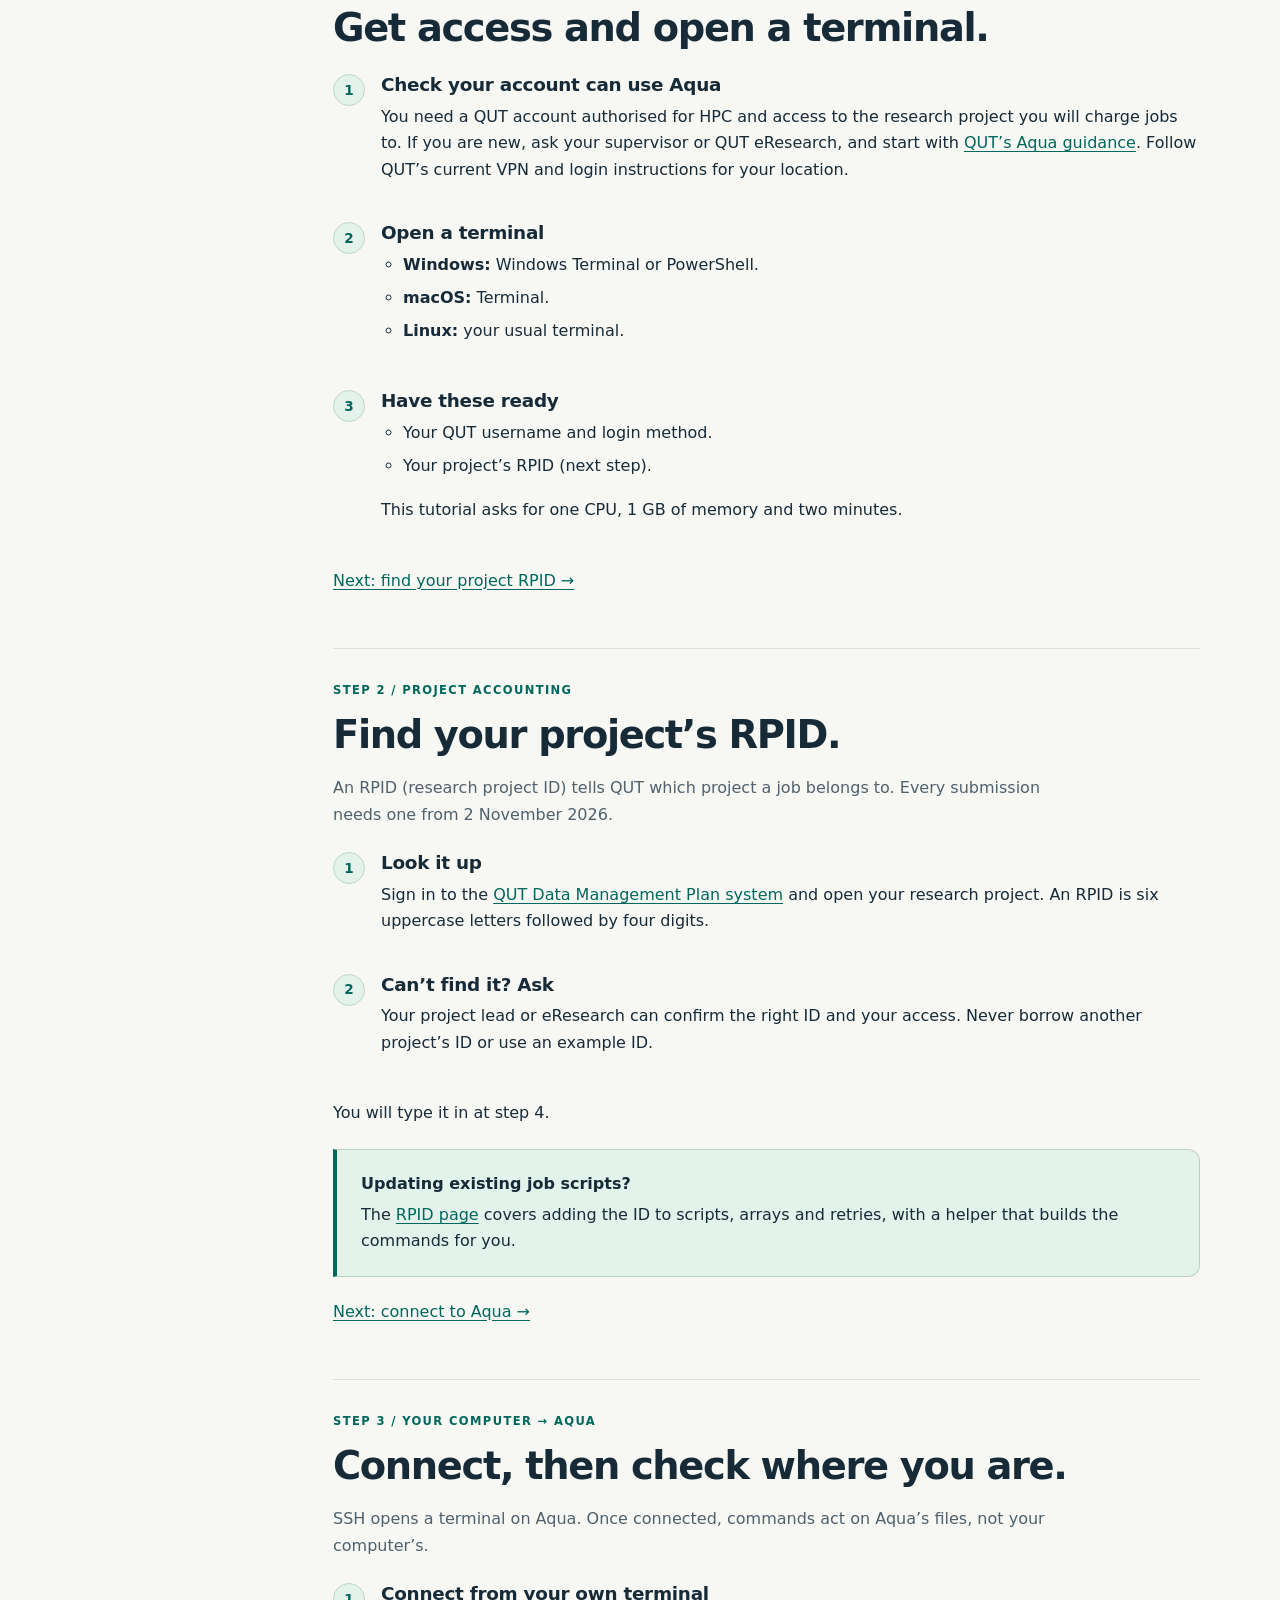
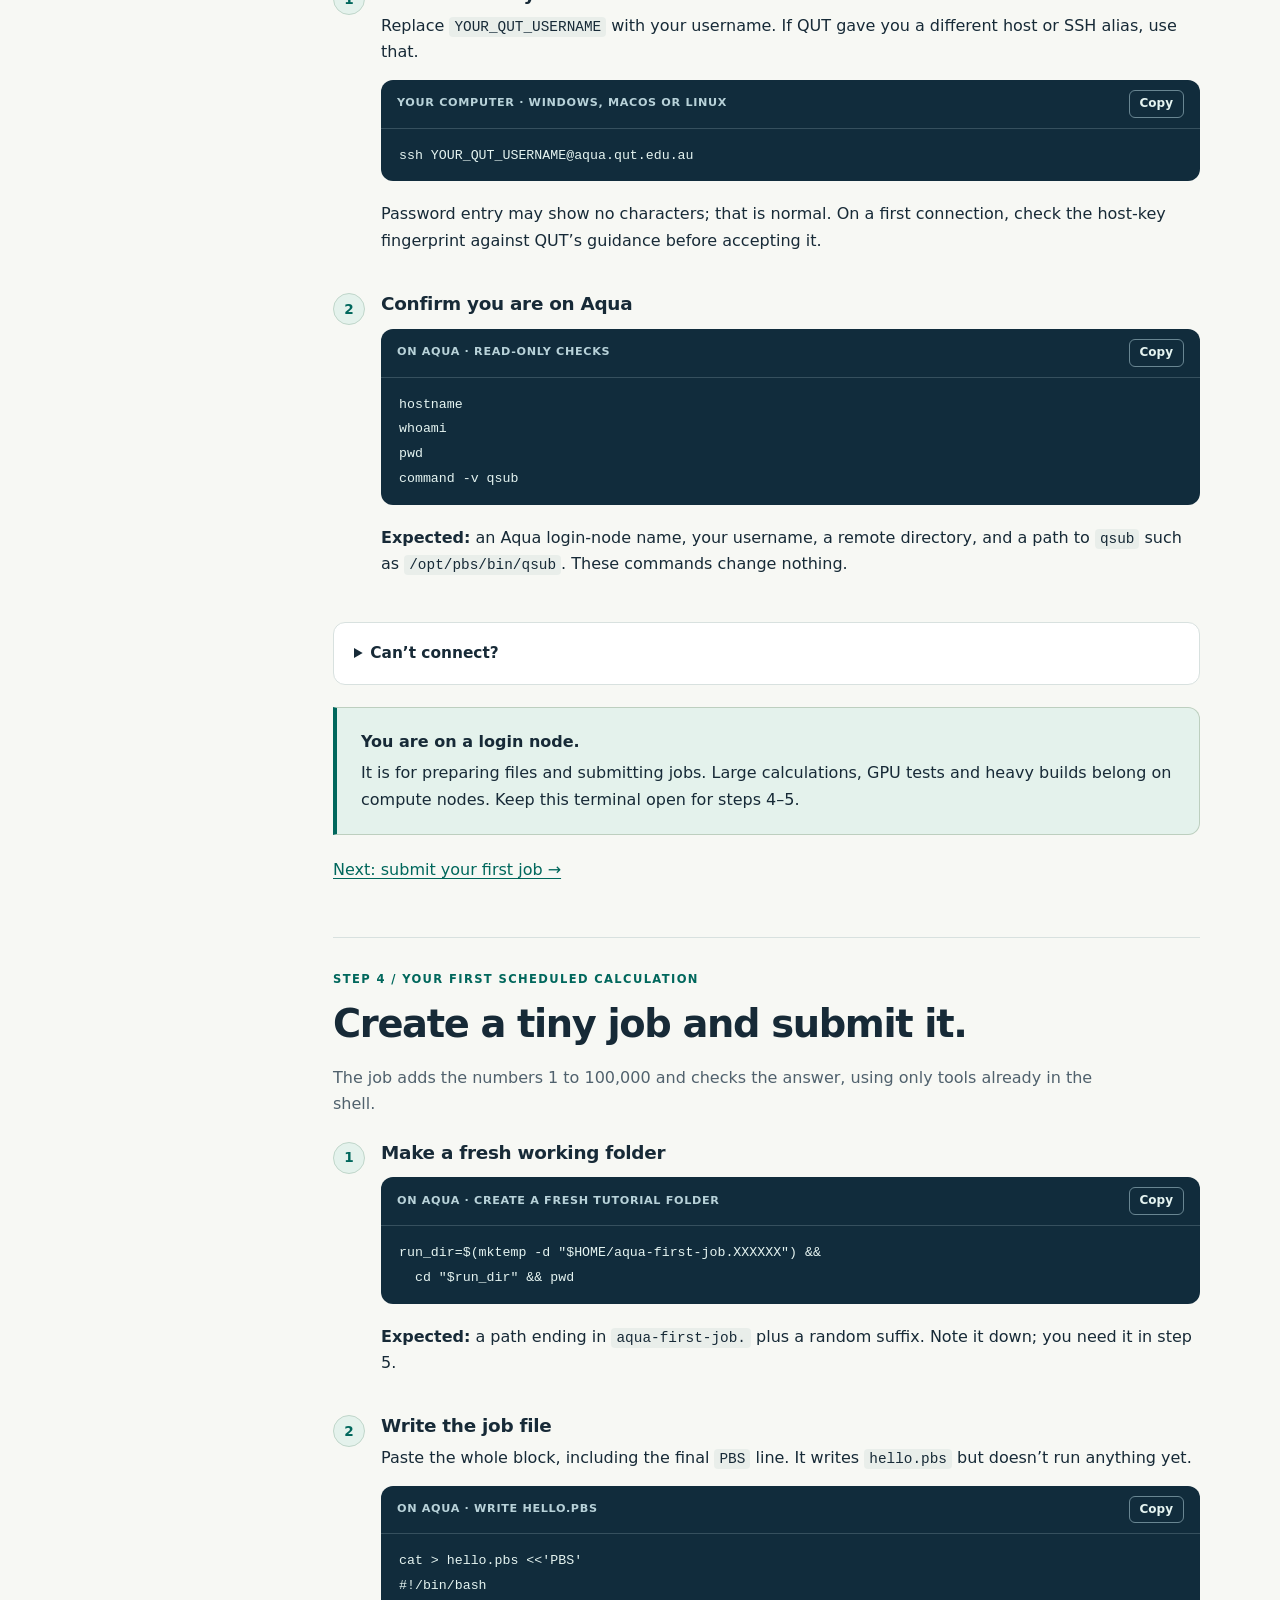
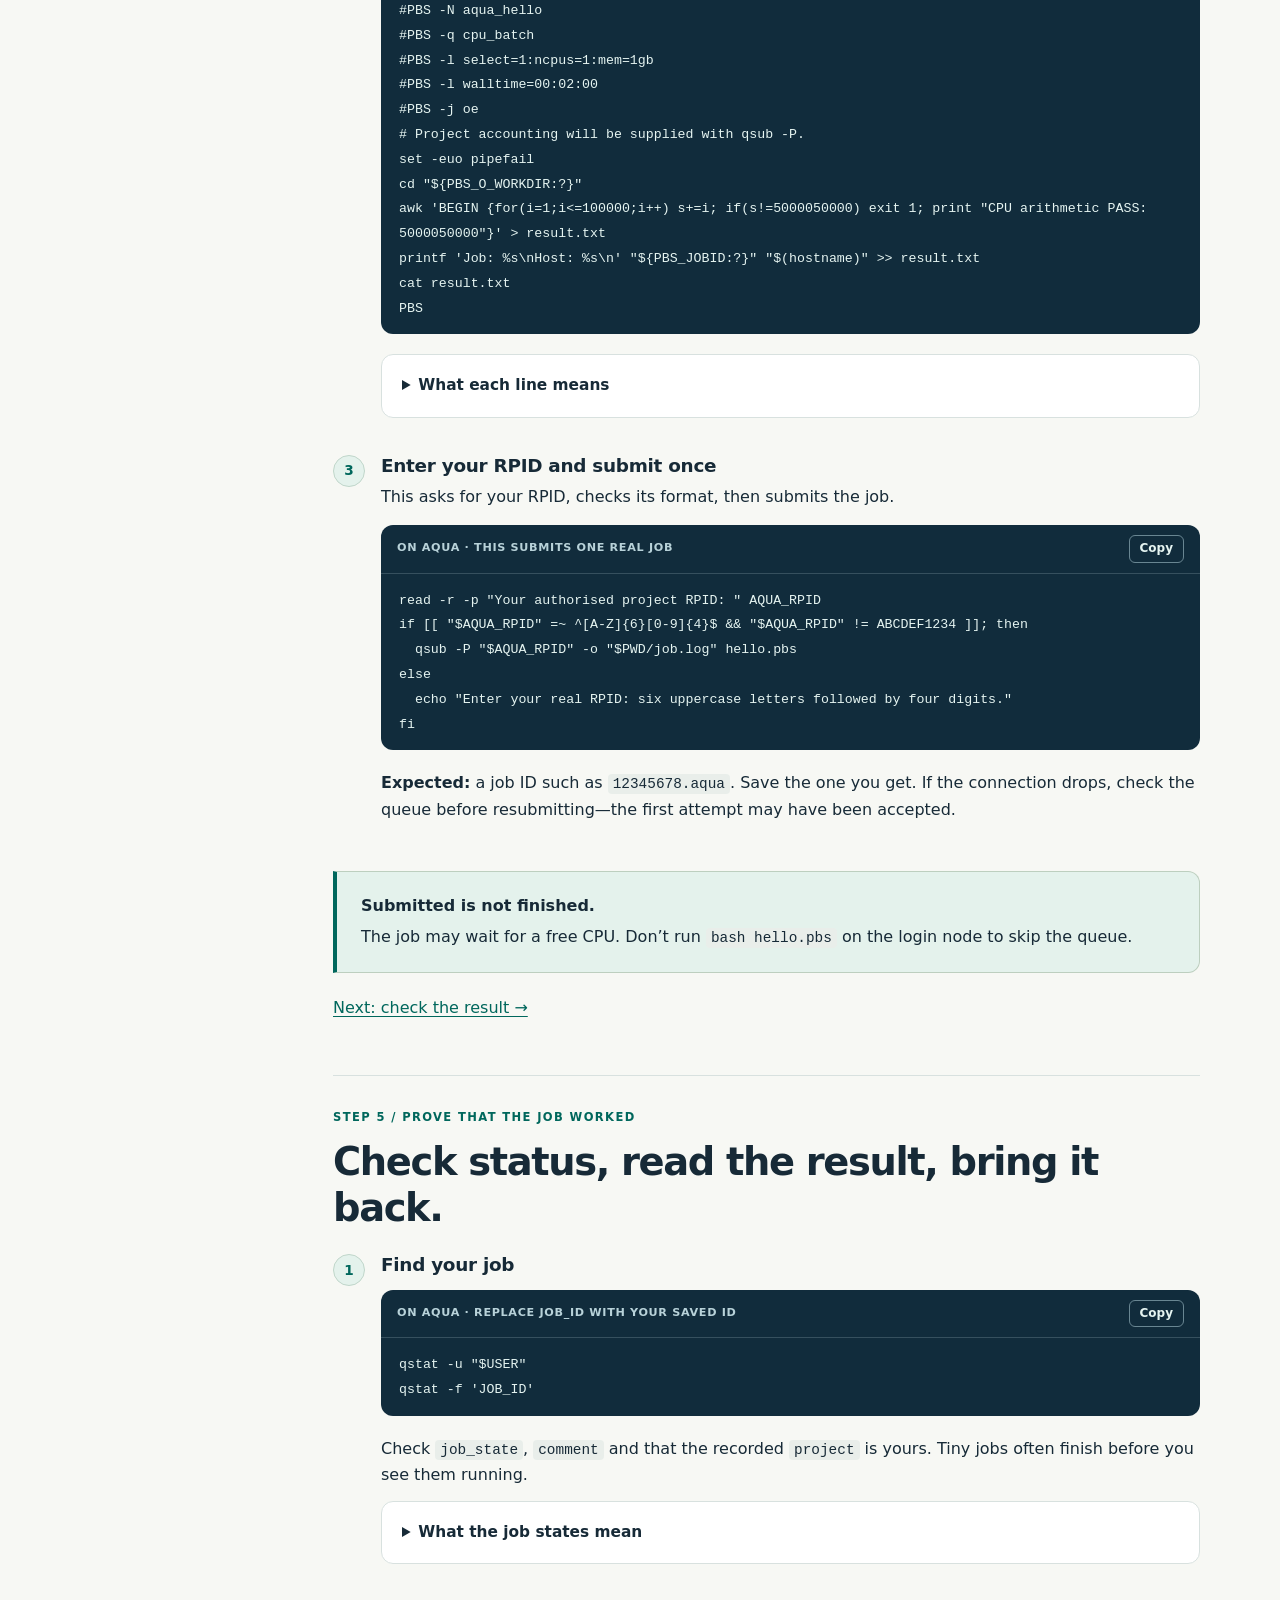
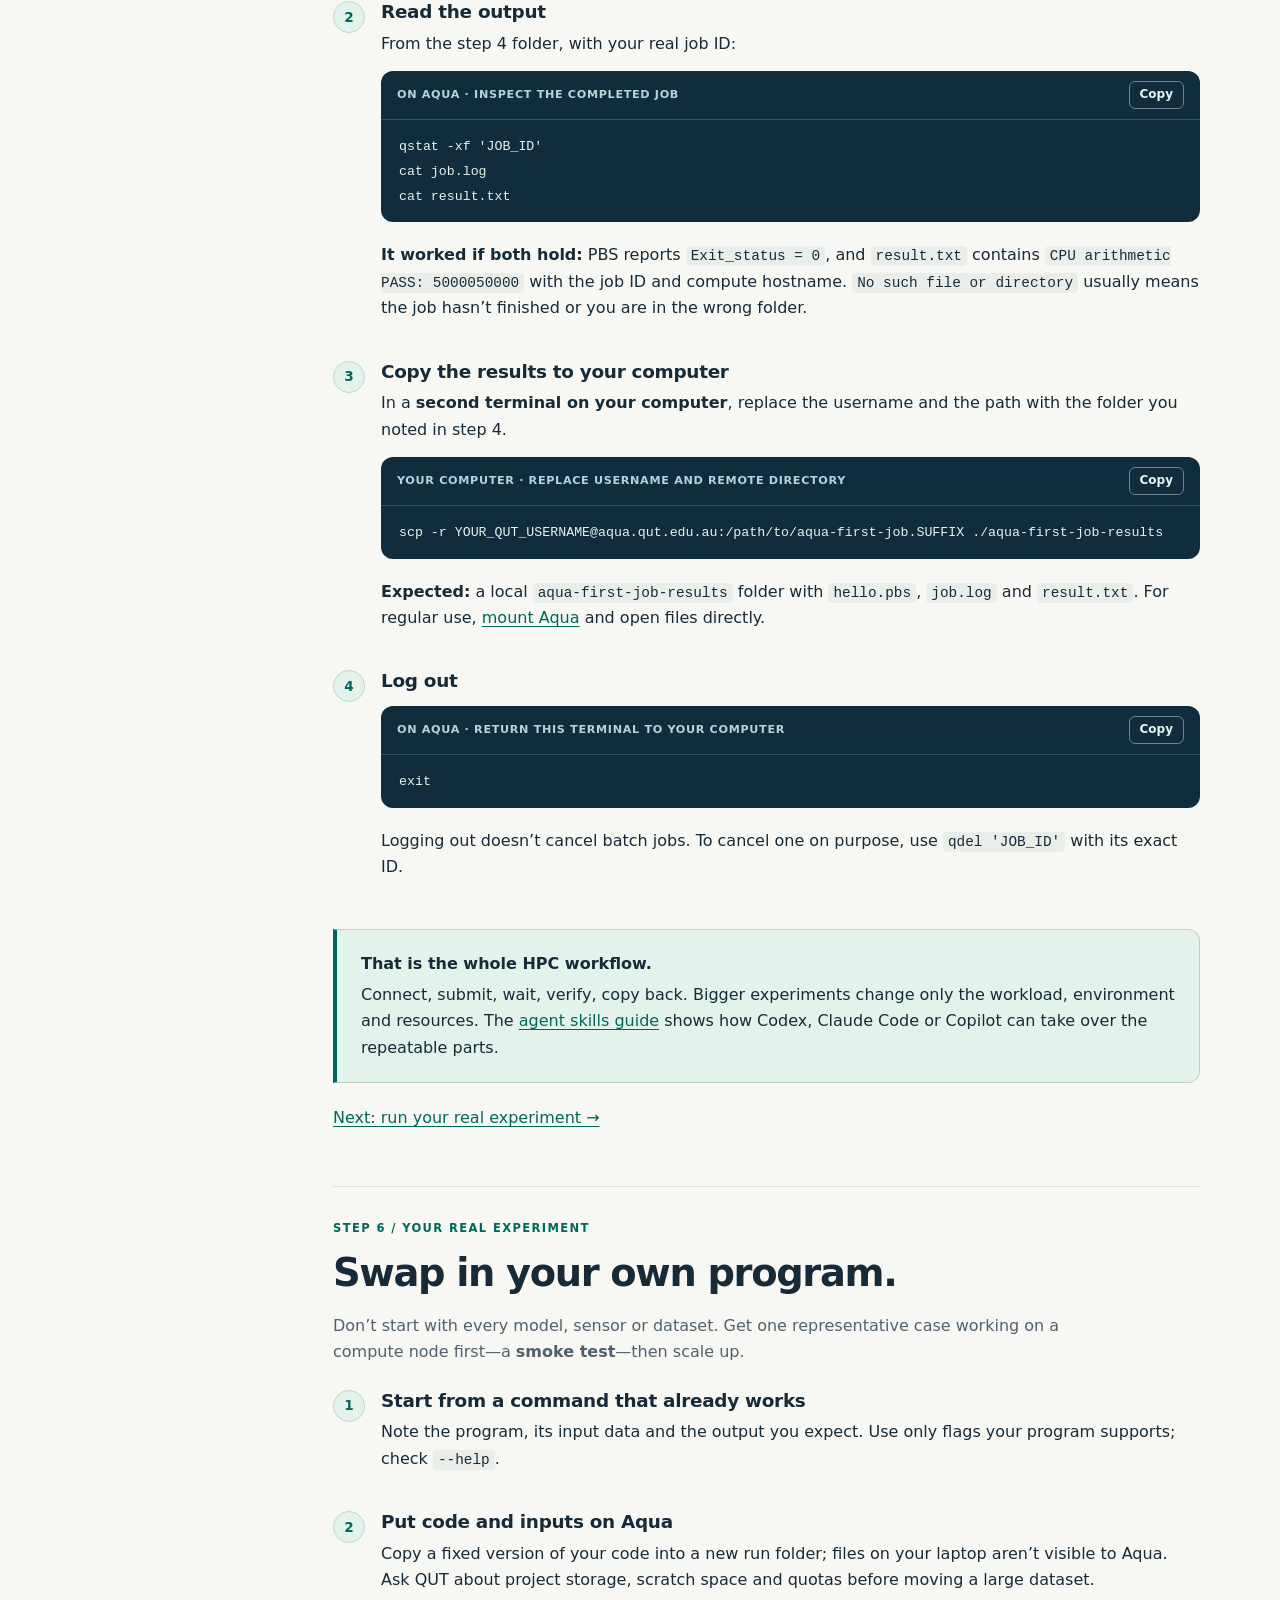
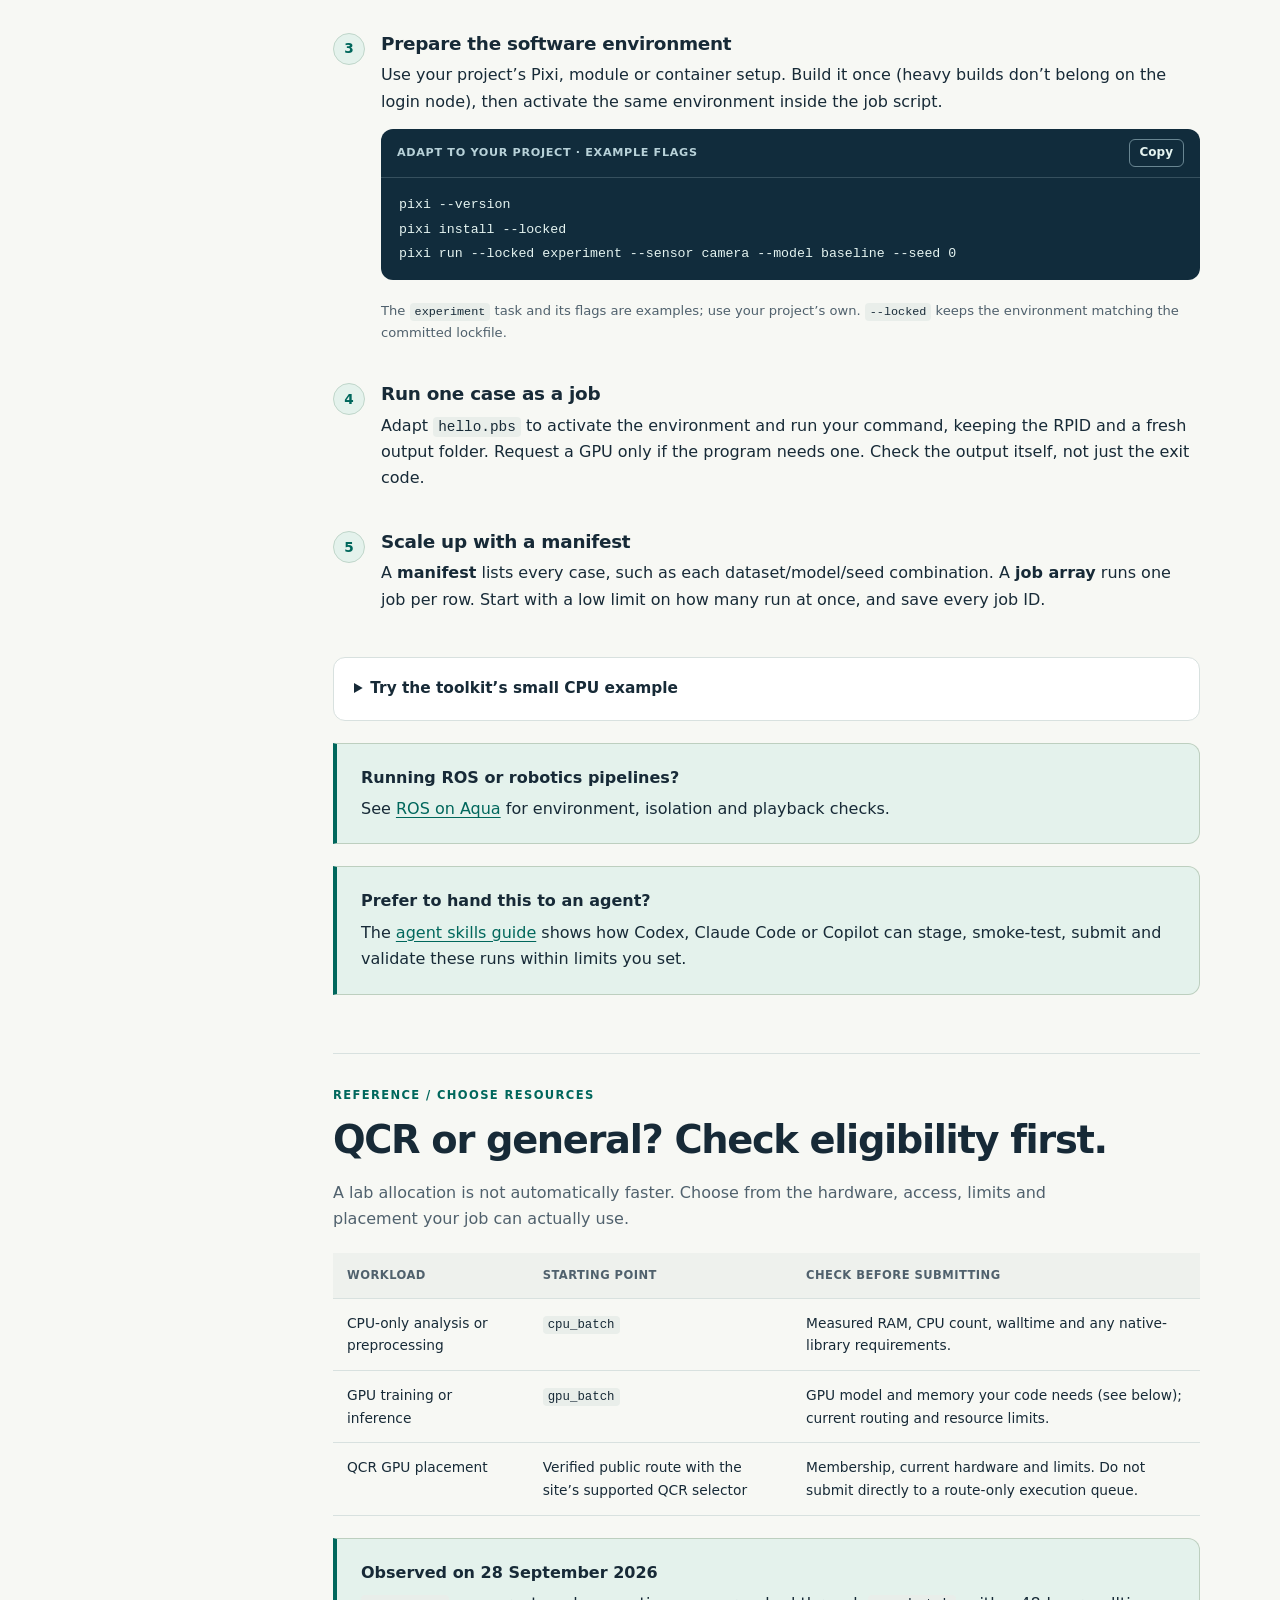
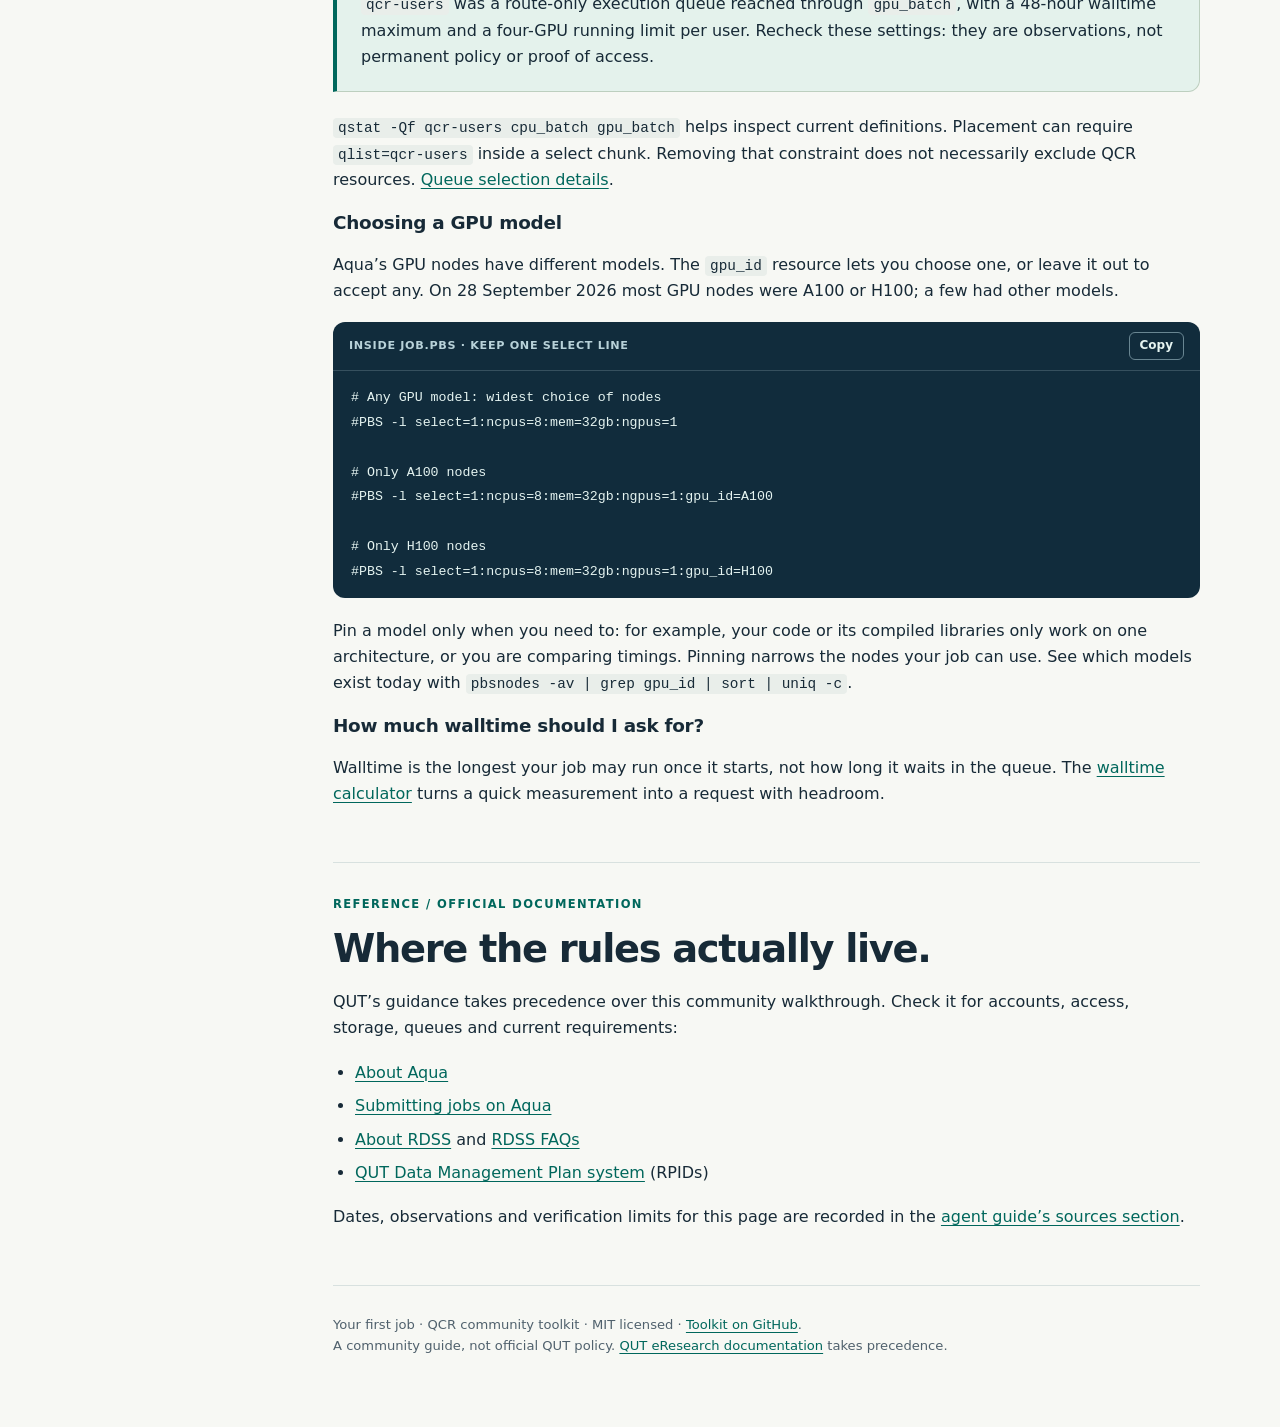
<file: docs/first-job.html>
<!doctype html>
<html lang="en">
  <head>
    <meta charset="utf-8" />
    <meta name="viewport" content="width=device-width,initial-scale=1" />
    <meta name="color-scheme" content="light" />
    <meta
      name="description"
      content="A beginner walkthrough for a first QUT Aqua PBS job: access, RPID, SSH, a tiny CPU job and checking results. Official QUT documentation takes precedence."
    />
    <title>Your first Aqua job · Aqua field guide</title>
    <link rel="stylesheet" href="guide.css" />
  </head>
  <body>
    <a class="skip" href="#main">Skip to content</a>
    <header class="top">
      <a class="brand" href="index.html">AQUA FIELD GUIDE</a>
      <nav class="site-nav" aria-label="Site">
        <a href="index.html">Home</a>
        <a href="first-job.html" aria-current="page">First job</a>
        <a href="agents.html">AI agent guide</a>
        <a href="rpid.html">RPID</a>
        <a href="walltime.html">Walltime</a>
        <a href="mount.html">Mount Aqua</a>
        <a href="ros.html">ROS</a>
        <a href="notify.html">Notifications</a>
      </nav>
    </header>
    <div class="hero">
      <div class="eyebrow">Aqua field guide · First job</div>
      <h1>Your first job on Aqua.<br />One step at a time.</h1>
      <p>
        A hands-on walkthrough for connecting, submitting a small job and
        checking the result yourself. QUT’s
        <a href="https://docs.eres.qut.edu.au/about-aqua">official Aqua documentation</a> takes precedence.
      </p>
      <div class="badges">
        <span class="badge">PBS · SSH · first job</span
        ><span class="badge">Reviewed 28 September 2026</span>
      </div>
    </div>
    <div class="layout">
      <aside class="sidebar">
        <small>On this page</small>
        <nav aria-label="Guide sections">
          <a href="#start">How Aqua works</a
          ><a href="#prepare">1. Before you start</a
          ><a href="#rpid">2. Find your RPID</a
          ><a href="#connect">3. Connect to Aqua</a
          ><a href="#first-job">4. Submit a tiny job</a
          ><a href="#results">5. Check &amp; collect results</a
          ><a href="#run">6. Run your experiment</a
          ><a href="#queues">Choose resources</a
          ><a href="#official">Official QUT documentation</a>
        </nav>
        <p>
          A community walkthrough, not official QUT policy.
          <a href="https://docs.eres.qut.edu.au/about-aqua">QUT eResearch documentation</a> is authoritative.
        </p>
      </aside>
      <main id="main">
        <section id="start">
          <span class="section-kicker">Start here / No HPC experience needed</span>
          <h2>What you will do.</h2>
          <p class="lede">
            Send a tiny calculation to an Aqua compute node, check that it worked,
            and copy the result back. No GPU, dataset, Python environment or AI tool
            is needed.
          </p>
          <div class="callout">
            <strong>QUT’s documentation comes first.</strong>
            <p>
              QUT eResearch maintains the authoritative guides:
              <a href="https://docs.eres.qut.edu.au/about-aqua">About Aqua</a> and
              <a href="https://docs.eres.qut.edu.au/hpc-submitting-jobs-on-aqua">Submitting jobs on Aqua</a>. This page follows
              the same path with one tiny example. Where they differ, follow QUT.
            </p>
          </div>
          <p>
            <b>HPC</b> (high-performance computing) is a shared group of powerful
            computers, and Aqua is QUT’s. You don’t run an experiment straight after
            logging in. You submit a <b>job</b>—a script plus a resource request—and
            the scheduler starts it when resources are free.
          </p>
          <div class="grid" aria-label="The three places your work happens">
            <article class="card">
              <span class="number">01 / YOUR COMPUTER</span>
              <h3>Prepare and connect</h3>
              <p>
                You open a terminal, edit code, and later inspect downloaded
                results. A coding agent can also run here.
              </p>
            </article>
            <article class="card">
              <span class="number">02 / AQUA LOGIN NODE</span>
              <h3>Organise and submit</h3>
              <p>
                SSH connects you to this shared front door. Use it to prepare
                files, submit jobs and read status—not to run large experiments.
              </p>
            </article>
            <article class="card">
              <span class="number">03 / COMPUTE NODE</span>
              <h3>Run the calculation</h3>
              <p>
                PBS, Aqua’s scheduler, assigns a computer to your job. Its CPUs
                or GPUs do the work and write results to files.
              </p>
            </article>
          </div>
          <p>
            Every command box is labelled <b>YOUR COMPUTER</b> or <b>ON AQUA</b>
            (after you connect with SSH). Copy the command, not the example output.
            This page never connects or submits anything itself.
          </p>
          <p><a class="action" href="#prepare">Start at step 1 →</a></p>
          <p class="small">
            About 15–30 minutes once you have access. Already running jobs? Jump to
            <a href="#rpid">the RPID update</a>. Want an agent to run this for you?
            See the <a href="agents.html">agent skills guide</a>.
          </p>
          <details>
            <summary>A few terms you will see</summary>
            <div class="detail">
              <dl>
                <dt><b>Terminal / shell</b></dt>
                <dd>The window and program where you type commands.</dd>
                <dt><b>SSH</b></dt>
                <dd>A way to open a terminal session on another computer.</dd>
                <dt><b>PBS / scheduler</b></dt>
                <dd>The service that queues jobs and assigns resources.</dd>
                <dt><b>Queue</b></dt>
                <dd>
                  A group of jobs with routing and resource rules. Joining a
                  queue does not mean a job starts immediately.
                </dd>
                <dt><b>RPID</b></dt>
                <dd>
                  Your research project identifier, used for job accounting. It
                  is not your password.
                </dd>
                <dt><b>CPU / GPU / RAM</b></dt>
                <dd>
                  A general-purpose processor, a specialised parallel processor,
                  and working memory. GPU memory is separate from host RAM.
                </dd>
                <dt><b>Walltime</b></dt>
                <dd>
                  The maximum elapsed runtime requested for a job, not the time
                  it waits in a queue.
                </dd>
                <dt><b>Log / checkpoint</b></dt>
                <dd>
                  A log records what happened. A checkpoint saves application
                  state that may allow a supported program to resume.
                </dd>
              </dl>
            </div>
          </details>
        </section>
        <section id="prepare">
          <span class="section-kicker">Step 1 / Before you start</span>
          <h2>Get access and open a terminal.</h2>
          <ol class="steps">
            <li>
              <h3>Check your account can use Aqua</h3>
              <p>
                You need a QUT account authorised for HPC and access to the research
                project you will charge jobs to. If you are new, ask your supervisor
                or QUT eResearch, and start with
                <a href="https://docs.eres.qut.edu.au/about-aqua">QUT’s Aqua guidance</a>. Follow QUT’s current
                VPN and login instructions for your location.
              </p>
            </li>
            <li>
              <h3>Open a terminal</h3>
              <ul>
                <li><b>Windows:</b> Windows Terminal or PowerShell.</li>
                <li><b>macOS:</b> Terminal.</li>
                <li><b>Linux:</b> your usual terminal.</li>
              </ul>
            </li>
            <li>
              <h3>Have these ready</h3>
              <ul>
                <li>Your QUT username and login method.</li>
                <li>Your project’s RPID (next step).</li>
              </ul>
              <p>
                This tutorial asks for one CPU, 1 GB of memory and two minutes.
              </p>
            </li>
          </ol>
          <p><a href="#rpid">Next: find your project RPID →</a></p>
        </section>
        <section id="rpid">
          <span class="section-kicker">Step 2 / Project accounting</span>
          <h2>Find your project’s RPID.</h2>
          <p class="lede">
            An RPID (research project ID) tells QUT which project a job belongs to.
            Every submission needs one from 2 November 2026.
          </p>
          <ol class="steps">
            <li>
              <h3>Look it up</h3>
              <p>
                Sign in to the
                <a href="https://data-mgmt-plan.qut.edu.au/">QUT Data Management Plan system</a> and open your
                research project. An RPID is six uppercase letters followed by four
                digits.
              </p>
            </li>
            <li>
              <h3>Can’t find it? Ask</h3>
              <p>
                Your project lead or eResearch can confirm the right ID and your
                access. Never borrow another project’s ID or use an example ID.
              </p>
            </li>
          </ol>
          <p>You will type it in at step 4.</p>
          <div class="callout">
            <strong>Updating existing job scripts?</strong>
            <p>
              The <a href="rpid.html">RPID page</a> covers adding the ID to scripts,
              arrays and retries, with a helper that builds the commands for you.
            </p>
          </div>
          <p><a href="#connect">Next: connect to Aqua →</a></p>
        </section>
        <section id="connect">
          <span class="section-kicker">Step 3 / Your computer → Aqua</span>
          <h2>Connect, then check where you are.</h2>
          <p class="lede">
            SSH opens a terminal on Aqua. Once connected, commands act on Aqua’s
            files, not your computer’s.
          </p>
          <ol class="steps">
            <li>
              <h3>Connect from your own terminal</h3>
              <p>
                Replace <code>YOUR_QUT_USERNAME</code> with your username. If QUT gave
                you a different host or SSH alias, use that.
              </p>
              <div class="codebox">
                <div class="codehead">
                  Your computer · Windows, macOS or Linux<button
                    class="copy js-only"
                    type="button"
                    data-copy="connect-command"
                  >
                    Copy
                  </button>
                </div>
                <pre><code id="connect-command">ssh YOUR_QUT_USERNAME@aqua.qut.edu.au</code></pre>
              </div>
              <p>
                Password entry may show no characters; that is normal. On a first
                connection, check the host-key fingerprint against QUT’s guidance
                before accepting it.
              </p>
            </li>
            <li>
              <h3>Confirm you are on Aqua</h3>
              <div class="codebox">
                <div class="codehead">
                  On Aqua · read-only checks<button
                    class="copy js-only"
                    type="button"
                    data-copy="location-command"
                  >
                    Copy
                  </button>
                </div>
                <pre><code id="location-command">hostname
whoami
pwd
command -v qsub</code></pre>
              </div>
              <p>
                <b>Expected:</b> an Aqua login-node name, your username, a remote
                directory, and a path to <code>qsub</code> such as
                <code>/opt/pbs/bin/qsub</code>. These commands change nothing.
              </p>
            </li>
          </ol>
          <details>
            <summary>Can’t connect?</summary>
            <div class="detail">
              <div class="table-wrap">
                <table>
                  <thead>
                    <tr>
                      <th>If you see…</th>
                      <th>What to do</th>
                    </tr>
                  </thead>
                  <tbody>
                    <tr>
                      <td>Could not resolve hostname / connection timeout</td>
                      <td>
                        Check the hostname, network and QUT’s current VPN/access
                        requirements. This alone does not prove Aqua is down.
                      </td>
                    </tr>
                    <tr>
                      <td>Permission denied / authentication failed</td>
                      <td>
                        Check the username, account authorisation and approved
                        key/password method. Ask QUT support if needed.
                      </td>
                    </tr>
                    <tr>
                      <td>REMOTE HOST IDENTIFICATION HAS CHANGED</td>
                      <td>
                        Stop and verify the change with QUT; do not bypass the check
                        or delete known-host entries blindly.
                      </td>
                    </tr>
                  </tbody>
                </table>
              </div>
              <p>Don’t keep retrying a failing login; fix the cause first.</p>
            </div>
          </details>
          <div class="callout">
            <strong>You are on a login node.</strong>
            <p>
              It is for preparing files and submitting jobs. Large calculations, GPU
              tests and heavy builds belong on compute nodes. Keep this terminal open
              for steps 4–5.
            </p>
          </div>
          <p><a href="#first-job">Next: submit your first job →</a></p>
        </section>
        <section id="first-job">
          <span class="section-kicker">Step 4 / Your first scheduled calculation</span>
          <h2>Create a tiny job and submit it.</h2>
          <p class="lede">
            The job adds the numbers 1 to 100,000 and checks the answer, using only
            tools already in the shell.
          </p>
          <ol class="steps">
            <li>
              <h3>Make a fresh working folder</h3>
              <div class="codebox">
                <div class="codehead">
                  On Aqua · create a fresh tutorial folder<button
                    class="copy js-only"
                    type="button"
                    data-copy="first-directory"
                  >
                    Copy
                  </button>
                </div>
                <pre><code id="first-directory">run_dir=$(mktemp -d &quot;$HOME/aqua-first-job.XXXXXX&quot;) &amp;&amp;
  cd &quot;$run_dir&quot; &amp;&amp; pwd</code></pre>
              </div>
              <p>
                <b>Expected:</b> a path ending in <code>aqua-first-job.</code> plus a
                random suffix. Note it down; you need it in step 5.
              </p>
            </li>
            <li>
              <h3>Write the job file</h3>
              <p>
                Paste the whole block, including the final <code>PBS</code> line. It
                writes <code>hello.pbs</code> but doesn’t run anything yet.
              </p>
              <div class="codebox">
                <div class="codehead">
                  On Aqua · write hello.pbs<button
                    class="copy js-only"
                    type="button"
                    data-copy="hello-pbs-script"
                  >
                    Copy
                  </button>
                </div>
                <pre><code id="hello-pbs-script">cat &gt; hello.pbs &lt;&lt;&#x27;PBS&#x27;
#!/bin/bash
#PBS -N aqua_hello
#PBS -q cpu_batch
#PBS -l select=1:ncpus=1:mem=1gb
#PBS -l walltime=00:02:00
#PBS -j oe
# Project accounting will be supplied with qsub -P.
set -euo pipefail
cd &quot;${PBS_O_WORKDIR:?}&quot;
awk &#x27;BEGIN {for(i=1;i&lt;=100000;i++) s+=i; if(s!=5000050000) exit 1; print &quot;CPU arithmetic PASS: 5000050000&quot;}&#x27; &gt; result.txt
printf &#x27;Job: %s\nHost: %s\n&#x27; &quot;${PBS_JOBID:?}&quot; &quot;$(hostname)&quot; &gt;&gt; result.txt
cat result.txt
PBS</code></pre>
              </div>
              <details>
                <summary>What each line means</summary>
                <div class="detail">
                  <div class="table-wrap">
                    <table>
                      <thead>
                        <tr>
                          <th>Line in the script</th>
                          <th>Meaning</th>
                        </tr>
                      </thead>
                      <tbody>
                        <tr>
                          <td><code>#PBS -N aqua_hello</code></td>
                          <td>A short name that helps you identify this job.</td>
                        </tr>
                        <tr>
                          <td><code>#PBS -q cpu_batch</code></td>
                          <td>
                            Send this CPU-only workload through the CPU batch route.
                          </td>
                        </tr>
                        <tr>
                          <td><code>select=1:ncpus=1:mem=1gb</code></td>
                          <td>
                            Request one resource chunk with one CPU and 1 GB of host
                            memory.
                          </td>
                        </tr>
                        <tr>
                          <td><code>walltime=00:02:00</code></td>
                          <td>
                            Allow up to two minutes after the job starts. Queue
                            waiting is separate.
                          </td>
                        </tr>
                        <tr>
                          <td><code>#PBS -j oe</code></td>
                          <td>
                            Combine normal output and errors into one scheduler log.
                          </td>
                        </tr>
                        <tr>
                          <td><code>PBS_O_WORKDIR</code></td>
                          <td>
                            A variable PBS provides: the directory you submitted
                            from.
                          </td>
                        </tr>
                      </tbody>
                    </table>
                  </div>
                </div>
              </details>
            </li>
            <li>
              <h3>Enter your RPID and submit once</h3>
              <p>
                This asks for your RPID, checks its format, then submits the job.
              </p>
              <div class="codebox">
                <div class="codehead">
                  On Aqua · this submits one real job<button
                    class="copy js-only"
                    type="button"
                    data-copy="first-submit"
                  >
                    Copy
                  </button>
                </div>
                <pre><code id="first-submit">read -r -p &quot;Your authorised project RPID: &quot; AQUA_RPID
if [[ &quot;$AQUA_RPID&quot; =~ ^[A-Z]{6}[0-9]{4}$ &amp;&amp; &quot;$AQUA_RPID&quot; != ABCDEF1234 ]]; then
  qsub -P &quot;$AQUA_RPID&quot; -o &quot;$PWD/job.log&quot; hello.pbs
else
  echo &quot;Enter your real RPID: six uppercase letters followed by four digits.&quot;
fi</code></pre>
              </div>
              <p>
                <b>Expected:</b> a job ID such as <code>12345678.aqua</code>. Save the
                one you get. If the connection drops, check the queue before
                resubmitting—the first attempt may have been accepted.
              </p>
            </li>
          </ol>
          <div class="callout">
            <strong>Submitted is not finished.</strong>
            <p>
              The job may wait for a free CPU. Don’t run
              <code>bash hello.pbs</code> on the login node to skip the queue.
            </p>
          </div>
          <p><a href="#results">Next: check the result →</a></p>
        </section>
        <section id="results">
          <span class="section-kicker">Step 5 / Prove that the job worked</span>
          <h2>Check status, read the result, bring it back.</h2>
          <ol class="steps">
            <li>
              <h3>Find your job</h3>
              <div class="codebox">
                <div class="codehead">
                  On Aqua · replace JOB_ID with your saved ID<button
                    class="copy js-only"
                    type="button"
                    data-copy="first-status"
                  >
                    Copy
                  </button>
                </div>
                <pre><code id="first-status">qstat -u &quot;$USER&quot;
qstat -f &#x27;JOB_ID&#x27;</code></pre>
              </div>
              <p>
                Check <code>job_state</code>, <code>comment</code> and that the
                recorded <code>project</code> is yours. Tiny jobs often finish before
                you see them running.
              </p>
              <details>
                <summary>What the job states mean</summary>
                <div class="detail">
                  <div class="table-wrap">
                    <table>
                      <thead>
                        <tr>
                          <th>State</th>
                          <th>Meaning</th>
                          <th>Next step</th>
                        </tr>
                      </thead>
                      <tbody>
                        <tr>
                          <td><code>Q</code></td>
                          <td>Queued: waiting for resources.</td>
                          <td>
                            Wait and check occasionally. Do not submit a duplicate.
                          </td>
                        </tr>
                        <tr>
                          <td><code>R</code></td>
                          <td>Running on a compute node.</td>
                          <td>
                            Let it finish; the tutorial calculation should be brief.
                          </td>
                        </tr>
                        <tr>
                          <td><code>H</code></td>
                          <td>Held: prevented from running.</td>
                          <td>
                            Read the comment/hold type; some holds need an operator.
                          </td>
                        </tr>
                        <tr>
                          <td><code>E</code></td>
                          <td>Exiting: still finalising.</td>
                          <td>Wait for terminal state and output delivery.</td>
                        </tr>
                        <tr>
                          <td><code>F</code></td>
                          <td>Finished, visible in history if retained.</td>
                          <td>
                            Check exit status and output; “finished” does not mean
                            “passed.”
                          </td>
                        </tr>
                      </tbody>
                    </table>
                  </div>
                </div>
              </details>
            </li>
            <li>
              <h3>Read the output</h3>
              <p>From the step 4 folder, with your real job ID:</p>
              <div class="codebox">
                <div class="codehead">
                  On Aqua · inspect the completed job<button
                    class="copy js-only"
                    type="button"
                    data-copy="first-results"
                  >
                    Copy
                  </button>
                </div>
                <pre><code id="first-results">qstat -xf &#x27;JOB_ID&#x27;
cat job.log
cat result.txt</code></pre>
              </div>
              <p>
                <b>It worked if both hold:</b> PBS reports
                <code>Exit_status = 0</code>, and <code>result.txt</code> contains
                <code>CPU arithmetic PASS: 5000050000</code> with the job ID and
                compute hostname. <code>No such file or directory</code> usually means
                the job hasn’t finished or you are in the wrong folder.
              </p>
            </li>
            <li>
              <h3>Copy the results to your computer</h3>
              <p>
                In a <b>second terminal on your computer</b>, replace the username and
                the path with the folder you noted in step 4.
              </p>
              <div class="codebox">
                <div class="codehead">
                  Your computer · replace username and remote directory<button
                    class="copy js-only"
                    type="button"
                    data-copy="first-download"
                  >
                    Copy
                  </button>
                </div>
                <pre><code id="first-download">scp -r YOUR_QUT_USERNAME@aqua.qut.edu.au:/path/to/aqua-first-job.SUFFIX ./aqua-first-job-results</code></pre>
              </div>
              <p>
                <b>Expected:</b> a local <code>aqua-first-job-results</code> folder
                with <code>hello.pbs</code>, <code>job.log</code> and
                <code>result.txt</code>. For regular use,
                <a href="mount.html">mount Aqua</a> and open files directly.
              </p>
            </li>
            <li>
              <h3>Log out</h3>
              <div class="codebox">
                <div class="codehead">
                  On Aqua · return this terminal to your computer<button
                    class="copy js-only"
                    type="button"
                    data-copy="first-exit"
                  >
                    Copy
                  </button>
                </div>
                <pre><code id="first-exit">exit</code></pre>
              </div>
              <p>
                Logging out doesn’t cancel batch jobs. To cancel one on purpose, use
                <code>qdel 'JOB_ID'</code> with its exact ID.
              </p>
            </li>
          </ol>
          <div class="callout">
            <strong>That is the whole HPC workflow.</strong>
            <p>
              Connect, submit, wait, verify, copy back. Bigger experiments change only
              the workload, environment and resources. The
              <a href="agents.html">agent skills guide</a> shows how Codex, Claude Code
              or Copilot can take over the repeatable parts.
            </p>
          </div>
          <p><a href="#run">Next: run your real experiment →</a></p>
        </section>
        <section id="run">
          <span class="section-kicker">Step 6 / Your real experiment</span>
          <h2>Swap in your own program.</h2>
          <p class="lede">
            Don’t start with every model, sensor or dataset. Get one representative
            case working on a compute node first—a <b>smoke test</b>—then scale up.
          </p>
          <ol class="steps">
            <li>
              <h3>Start from a command that already works</h3>
              <p>
                Note the program, its input data and the output you expect. Use only
                flags your program supports; check <code>--help</code>.
              </p>
            </li>
            <li>
              <h3>Put code and inputs on Aqua</h3>
              <p>
                Copy a fixed version of your code into a new run folder; files on
                your laptop aren’t visible to Aqua. Ask QUT about project storage,
                scratch space and quotas before moving a large dataset.
              </p>
            </li>
            <li>
              <h3>Prepare the software environment</h3>
              <p>
                Use your project’s Pixi, module or container setup. Build it once
                (heavy builds don’t belong on the login node), then activate the same
                environment inside the job script.
              </p>
              <div class="codebox">
                <div class="codehead">
                  Adapt to your project · example flags<button
                    class="copy js-only"
                    type="button"
                    data-copy="pixi-command"
                  >
                    Copy
                  </button>
                </div>
                <pre><code id="pixi-command">pixi --version
pixi install --locked
pixi run --locked experiment --sensor camera --model baseline --seed 0</code></pre>
              </div>
              <p class="small">
                The <code>experiment</code> task and its flags are examples; use your
                project’s own. <code>--locked</code> keeps the environment matching
                the committed lockfile.
              </p>
            </li>
            <li>
              <h3>Run one case as a job</h3>
              <p>
                Adapt <code>hello.pbs</code> to activate the environment and run your
                command, keeping the RPID and a fresh output folder. Request a GPU
                only if the program needs one. Check the output itself, not just the
                exit code.
              </p>
            </li>
            <li>
              <h3>Scale up with a manifest</h3>
              <p>
                A <b>manifest</b> lists every case, such as each
                dataset/model/seed combination. A <b>job array</b> runs one job per
                row. Start with a low limit on how many run at once, and save every
                job ID.
              </p>
            </li>
          </ol>
          <details>
            <summary>Try the toolkit’s small CPU example</summary>
            <div class="detail">
              <p>
                On Aqua, from the toolkit repository, set your real RPID and
                choose a new directory. Preview first; it stages files but does
                not submit.
              </p>
              <div class="codebox">
                <div class="codehead">
                  On Aqua · eight tiny CPU cells<button
                    class="copy js-only"
                    type="button"
                    data-copy="demo-command"
                  >
                    Copy
                  </button>
                </div>
                <pre><code id="demo-command">export AQUA_RPID=YOUR_REAL_RPID
python3 scripts/submit_demo.py --run-dir "$HOME/aqua-demo-preview"

# Explicit submission. Use a different, new run directory.
python3 scripts/submit_demo.py --run-dir "$HOME/aqua-demo-run1" --submit

# Run after completion to validate all eight cells.
python3 "$HOME/aqua-demo-run1/check_results.py" \
  --manifest "$HOME/aqua-demo-run1/matrix.json" \
  --output "$HOME/aqua-demo-run1/results"</code></pre>
              </div>
              <p>
                Each child requests one CPU, 1 GB and two minutes, with at most
                two concurrent. Sensor/model labels are demonstration flags, not
                real model inference. The example has no automatic retries or
                checkpoint support.
                <a href="../examples/matrix/README.md"
                  >Full example instructions</a
                >.
              </p>
            </div>
          </details>
          <div class="callout">
            <strong>Running ROS or robotics pipelines?</strong>
            <p>
              See <a href="ros.html">ROS on Aqua</a> for environment, isolation and
              playback checks.
            </p>
          </div>
          <div class="callout">
            <strong>Prefer to hand this to an agent?</strong>
            <p>
              The <a href="agents.html">agent skills guide</a> shows how Codex, Claude
              Code or Copilot can stage, smoke-test, submit and validate these runs
              within limits you set.
            </p>
          </div>
        </section>
        <section id="queues">
          <span class="section-kicker">Reference / Choose resources</span>
          <h2>QCR or general? Check eligibility first.</h2>
          <p class="lede">
            A lab allocation is not automatically faster. Choose from the
            hardware, access, limits and placement your job can actually use.
          </p>
          <div class="table-wrap">
            <table>
              <caption class="sr-only">
                How to choose an Aqua queue
              </caption>
              <thead>
                <tr>
                  <th>Workload</th>
                  <th>Starting point</th>
                  <th>Check before submitting</th>
                </tr>
              </thead>
              <tbody>
                <tr>
                  <td>CPU-only analysis or preprocessing</td>
                  <td><code>cpu_batch</code></td>
                  <td>
                    Measured RAM, CPU count, walltime and any native-library
                    requirements.
                  </td>
                </tr>
                <tr>
                  <td>GPU training or inference</td>
                  <td><code>gpu_batch</code></td>
                  <td>
                    GPU model and memory your code needs (see below); current
                    routing and resource limits.
                  </td>
                </tr>
                <tr>
                  <td>QCR GPU placement</td>
                  <td>
                    Verified public route with the site’s supported QCR selector
                  </td>
                  <td>
                    Membership, current hardware and limits. Do not submit
                    directly to a route-only execution queue.
                  </td>
                </tr>
              </tbody>
            </table>
          </div>
          <div class="callout">
            <strong>Observed on 28 September 2026</strong>
            <p>
              <code>qcr-users</code> was a route-only execution queue reached
              through <code>gpu_batch</code>, with a 48-hour walltime maximum
              and a four-GPU running limit per user. Recheck these settings: they are observations, not
              permanent policy or proof of access.
            </p>
          </div>
          <p>
            <code>qstat -Qf qcr-users cpu_batch gpu_batch</code> helps inspect
            current definitions. Placement can require
            <code>qlist=qcr-users</code> inside a select chunk. Removing that
            constraint does not necessarily exclude QCR resources.
            <a href="../skills/aqua-hpc/references/queue-and-time.md"
              >Queue selection details</a
            >.
          </p>
          <h3 id="gpu-model">Choosing a GPU model</h3>
          <p>
            Aqua’s GPU nodes have different models. The <code>gpu_id</code> resource
            lets you choose one, or leave it out to accept any. On 28 September 2026
            most GPU nodes were A100 or H100; a few had other models.
          </p>
          <div class="codebox">
            <div class="codehead">
              Inside job.pbs · keep one select line<button
                class="copy js-only"
                type="button"
                data-copy="gpu-select"
              >
                Copy
              </button>
            </div>
            <pre><code id="gpu-select"># Any GPU model: widest choice of nodes
#PBS -l select=1:ncpus=8:mem=32gb:ngpus=1

# Only A100 nodes
#PBS -l select=1:ncpus=8:mem=32gb:ngpus=1:gpu_id=A100

# Only H100 nodes
#PBS -l select=1:ncpus=8:mem=32gb:ngpus=1:gpu_id=H100</code></pre>
          </div>
          <p>
            Pin a model only when you need to: for example, your code or its compiled
            libraries only work on one architecture, or you are comparing timings.
            Pinning narrows the nodes your job can use. See which models exist today
            with <code>pbsnodes -av | grep gpu_id | sort | uniq -c</code>.
          </p>
          <h3>How much walltime should I ask for?</h3>
          <p>
            Walltime is the longest your job may run once it starts, not how long it
            waits in the queue. The <a href="walltime.html">walltime calculator</a>
            turns a quick measurement into a request with headroom.
          </p>
        </section>
        <section id="official">
          <span class="section-kicker">Reference / Official documentation</span>
          <h2>Where the rules actually live.</h2>
          <p>
            QUT’s guidance takes precedence over this community walkthrough.
            Check it for accounts, access, storage, queues and current
            requirements:
          </p>
          <ul>
            <li><a href="https://docs.eres.qut.edu.au/about-aqua">About Aqua</a></li>
            <li>
              <a href="https://docs.eres.qut.edu.au/hpc-submitting-jobs-on-aqua">Submitting jobs on Aqua</a>
            </li>
            <li>
              <a href="https://docs.eres.qut.edu.au/about-rdss">About RDSS</a>
              and <a href="https://docs.eres.qut.edu.au/rdss-faqs">RDSS FAQs</a>
            </li>
            <li>
              <a href="https://data-mgmt-plan.qut.edu.au/"
                >QUT Data Management Plan system</a
              >
              (RPIDs)
            </li>
          </ul>
          <p>
            Dates, observations and verification limits for this page are
            recorded in the
            <a href="agents.html#sources">agent guide’s sources section</a>.
          </p>
        </section>
        <footer class="footer">
          Your first job · QCR community toolkit · MIT licensed ·
          <a href="https://github.com/margauxmedwards/aqua-hpc-skills">Toolkit on GitHub</a>.<br />A community guide, not
          official QUT policy. <a href="https://docs.eres.qut.edu.au/about-aqua">QUT eResearch documentation</a>
          takes precedence.
        </footer>
      </main>
    </div>
    <div
      id="copy-status"
      class="sr-only"
      role="status"
      aria-live="polite"
    ></div>
    <script src="guide.js"></script>
  </body>
</html>
</file>
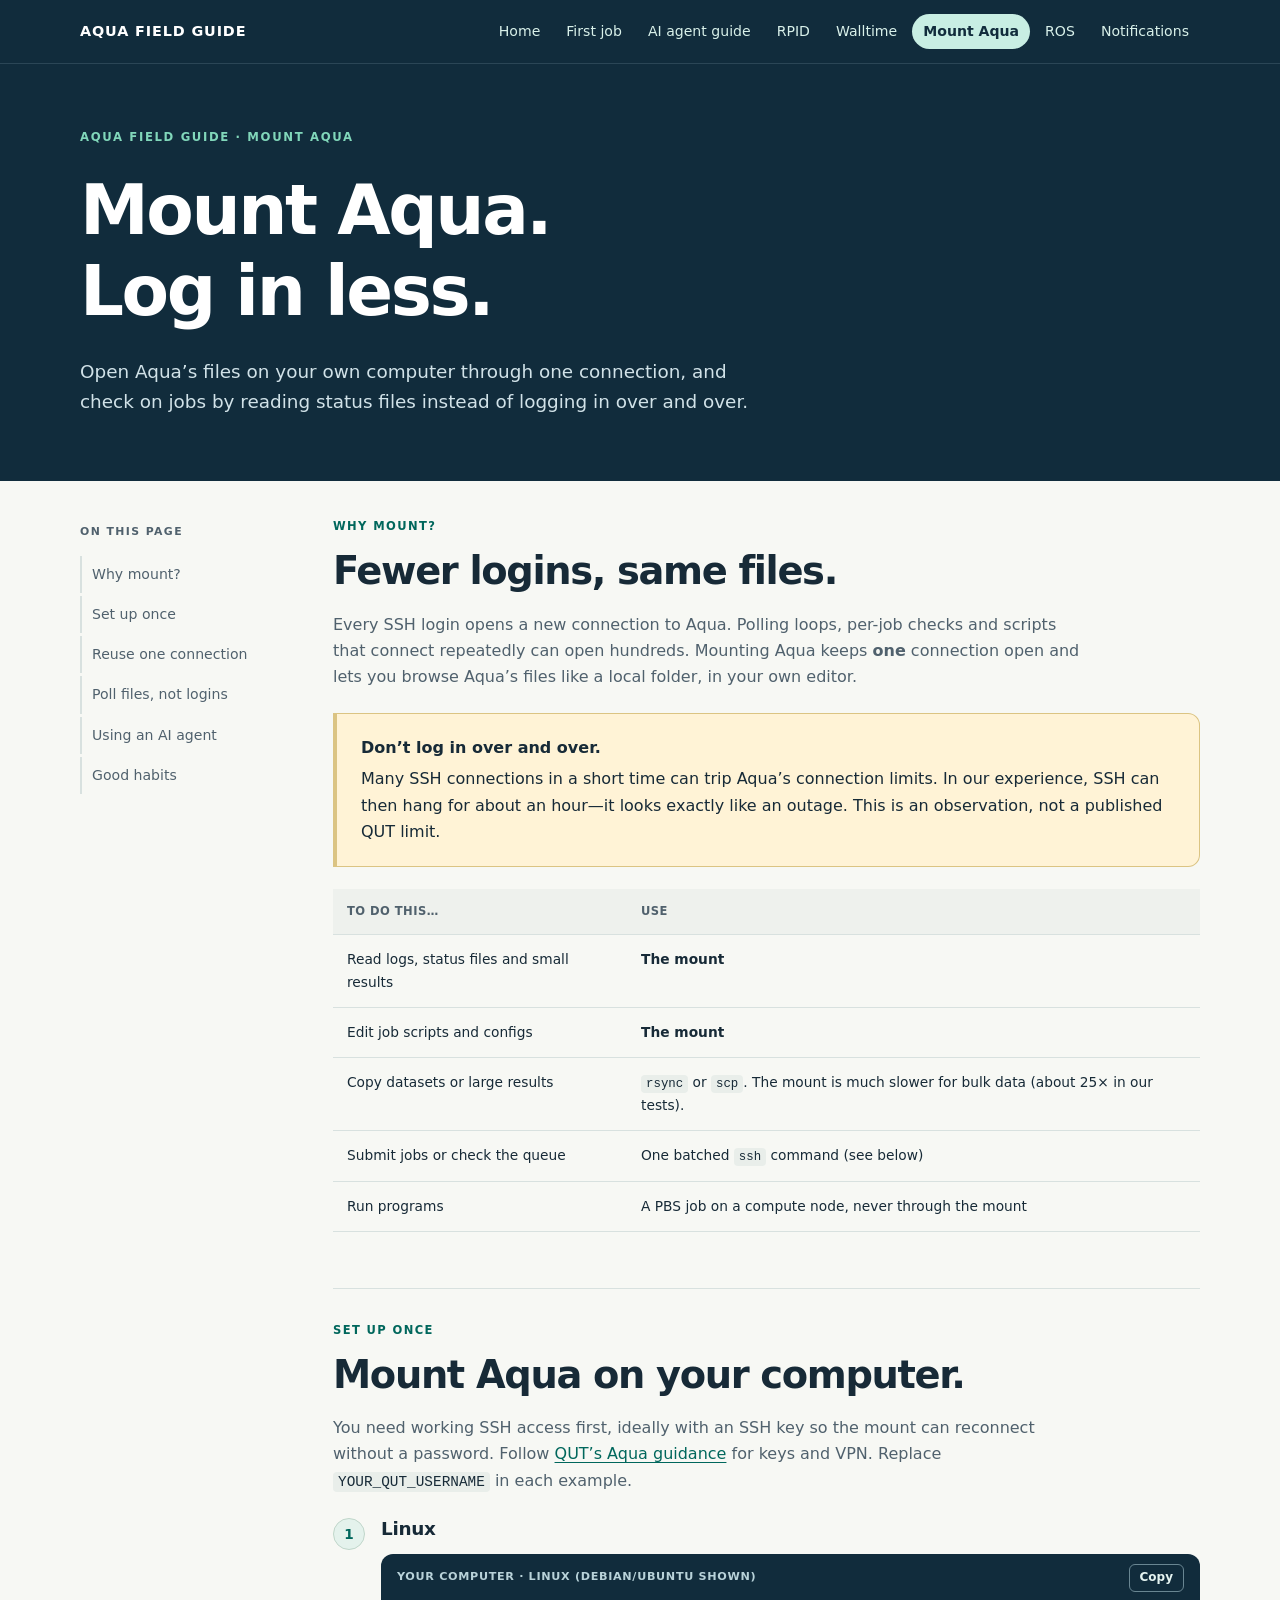
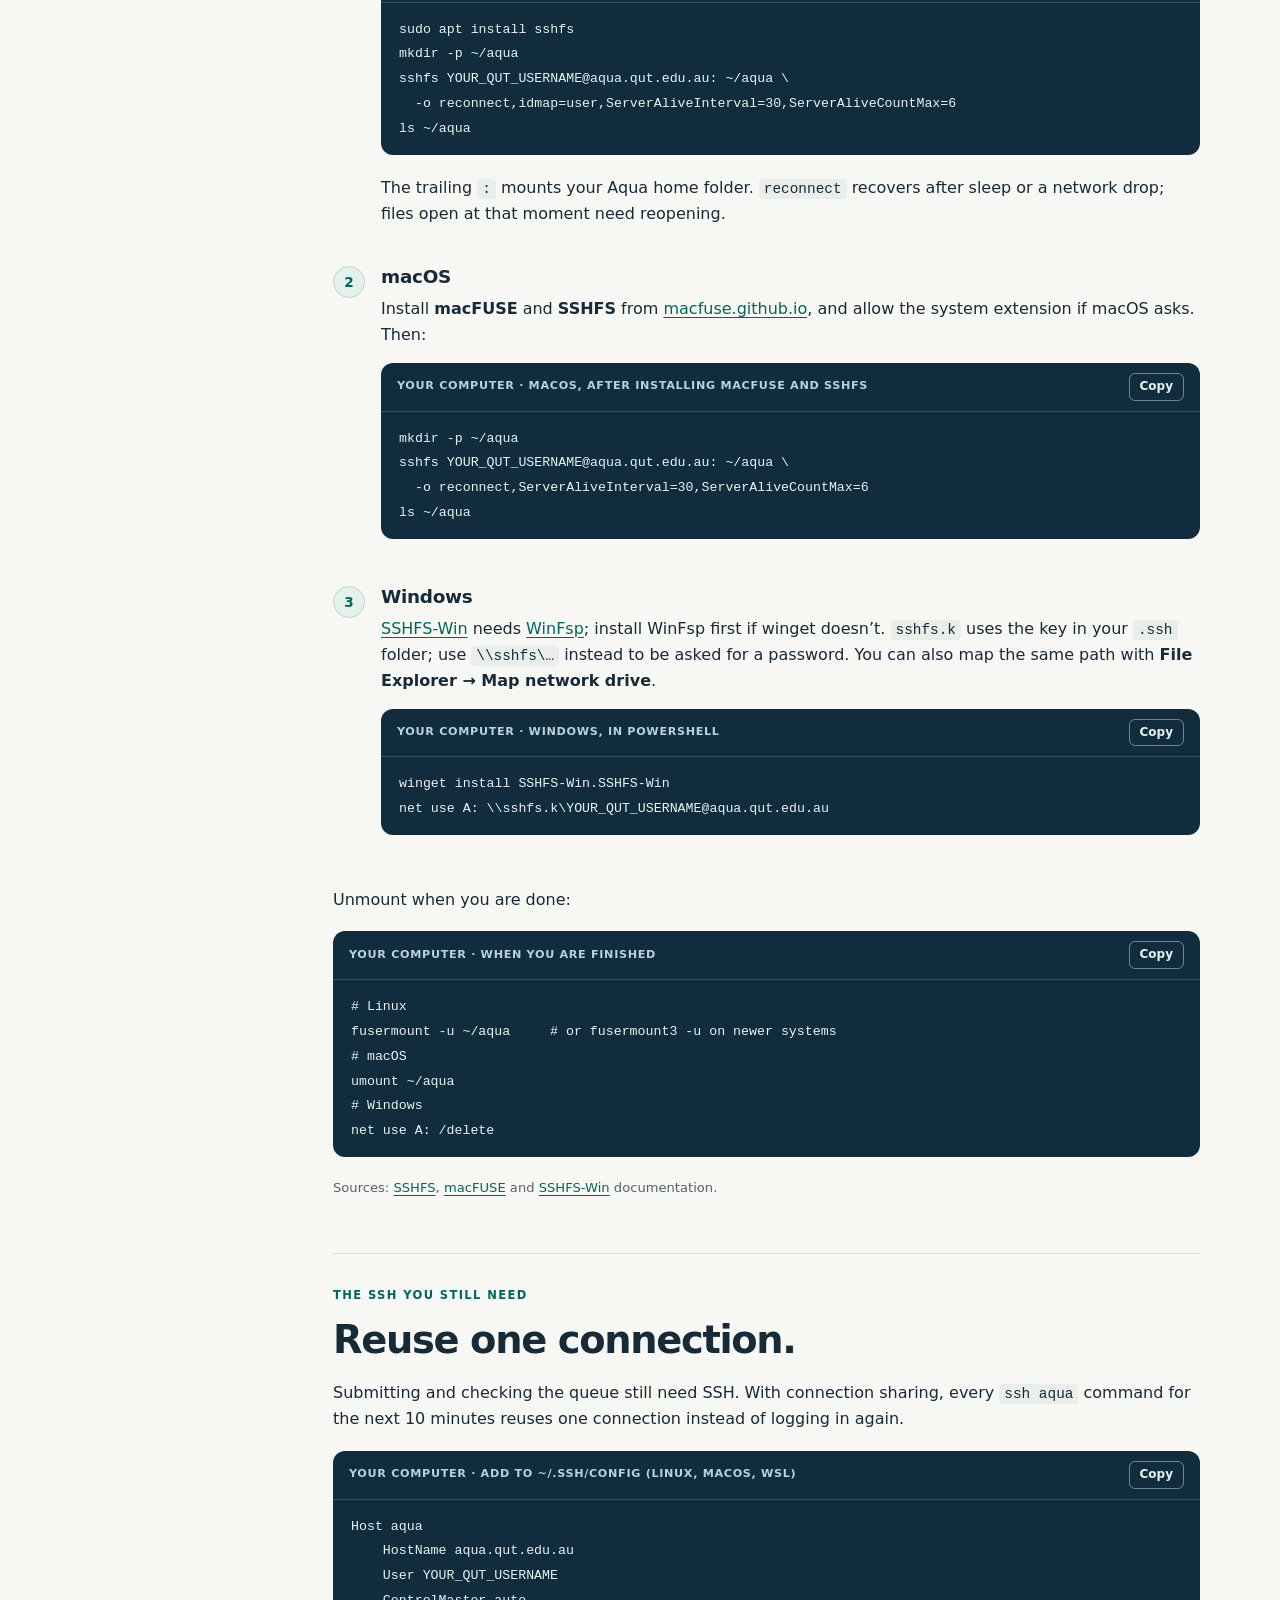
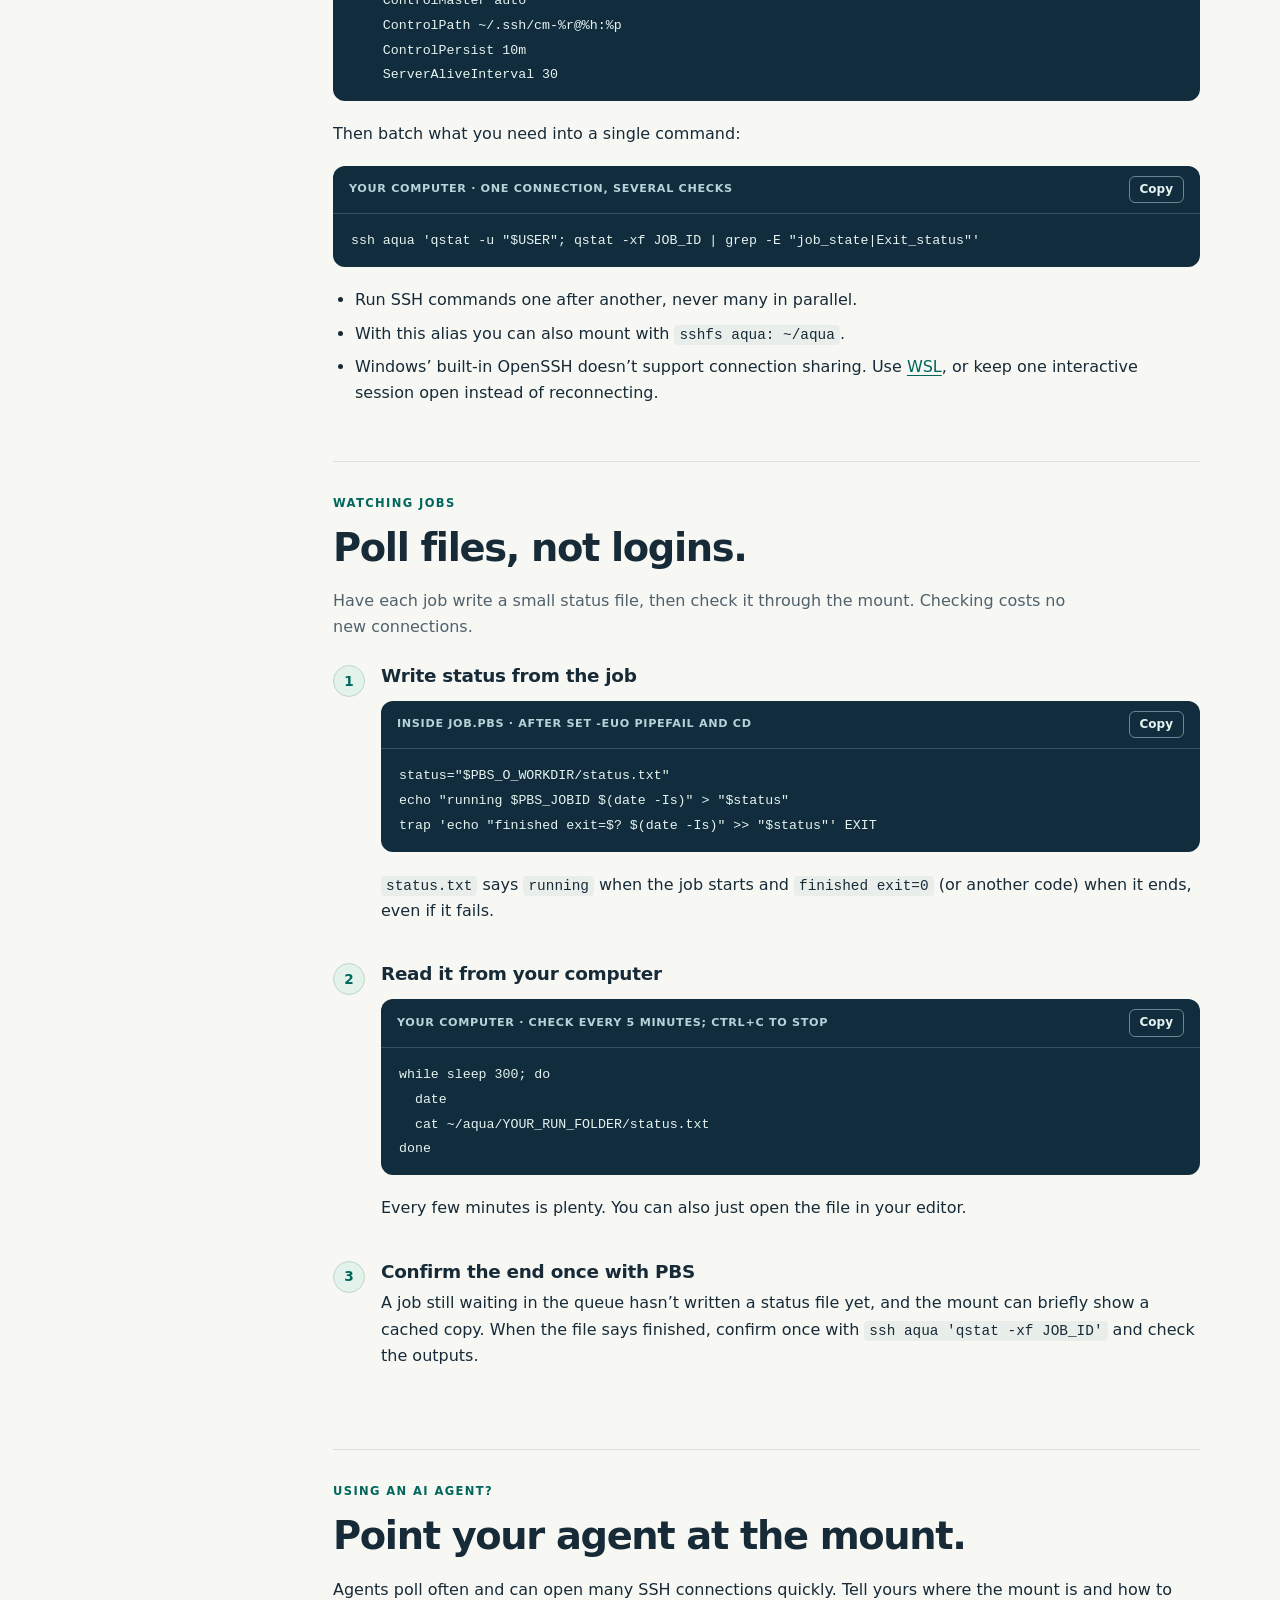
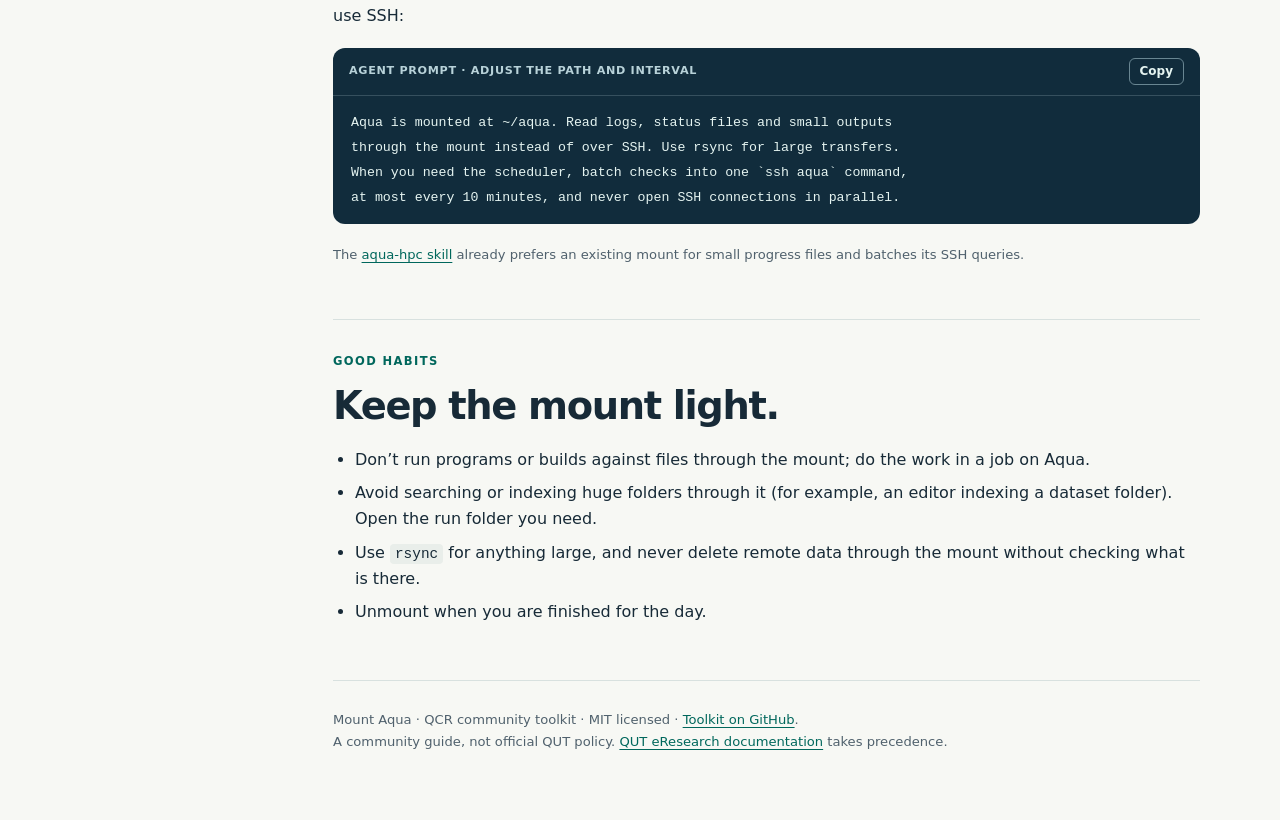
<file: docs/mount.html>
<!doctype html>
<html lang="en">
  <head>
    <meta charset="utf-8" />
    <meta name="viewport" content="width=device-width,initial-scale=1" />
    <meta name="color-scheme" content="light" />
    <meta
      name="description"
      content="Mount your QUT Aqua home folder on Linux, macOS or Windows with SSHFS, reuse one SSH connection, and poll jobs through status files instead of repeated logins."
    />
    <title>Mount Aqua · Aqua field guide</title>
    <link rel="stylesheet" href="guide.css" />
  </head>
  <body>
    <a class="skip" href="#main">Skip to content</a>
    <header class="top">
      <a class="brand" href="index.html">AQUA FIELD GUIDE</a>
      <nav class="site-nav" aria-label="Site">
        <a href="index.html">Home</a>
        <a href="first-job.html">First job</a>
        <a href="agents.html">AI agent guide</a>
        <a href="rpid.html">RPID</a>
        <a href="walltime.html">Walltime</a>
        <a href="mount.html" aria-current="page">Mount Aqua</a>
        <a href="ros.html">ROS</a>
        <a href="notify.html">Notifications</a>
      </nav>
    </header>
    <div class="hero">
      <div class="eyebrow">Aqua field guide · Mount Aqua</div>
      <h1>Mount Aqua.<br />Log in less.</h1>
      <p>
        Open Aqua’s files on your own computer through one connection, and check on jobs by reading status files instead of logging in over and over.
      </p>
    </div>
    <div class="layout">
      <aside class="sidebar">
        <small>On this page</small>
        <nav aria-label="Page sections">
          <a href="#why">Why mount?</a>
          <a href="#setup">Set up once</a>
          <a href="#ssh">Reuse one connection</a>
          <a href="#polling">Poll files, not logins</a>
          <a href="#agent">Using an AI agent</a>
          <a href="#limits">Good habits</a>
        </nav>
      </aside>
      <main id="main">
        <section id="why">
          <span class="section-kicker">Why mount?</span>
          <h2>Fewer logins, same files.</h2>
          <p class="lede">
            Every SSH login opens a new connection to Aqua. Polling loops, per-job
            checks and scripts that connect repeatedly can open hundreds. Mounting
            Aqua keeps <b>one</b> connection open and lets you browse Aqua’s files
            like a local folder, in your own editor.
          </p>
          <div class="callout warning">
            <strong>Don’t log in over and over.</strong>
            <p>
              Many SSH connections in a short time can trip Aqua’s connection
              limits. In our experience, SSH can then hang for about an hour—it looks
              exactly like an outage. This is an observation, not a published QUT
              limit.
            </p>
          </div>
          <div class="table-wrap">
            <table>
              <thead>
                <tr>
                  <th>To do this…</th>
                  <th>Use</th>
                </tr>
              </thead>
              <tbody>
                <tr>
                  <td>Read logs, status files and small results</td>
                  <td><b>The mount</b></td>
                </tr>
                <tr>
                  <td>Edit job scripts and configs</td>
                  <td><b>The mount</b></td>
                </tr>
                <tr>
                  <td>Copy datasets or large results</td>
                  <td>
                    <code>rsync</code> or <code>scp</code>. The mount is much slower
                    for bulk data (about 25× in our tests).
                  </td>
                </tr>
                <tr>
                  <td>Submit jobs or check the queue</td>
                  <td>One batched <code>ssh</code> command (see below)</td>
                </tr>
                <tr>
                  <td>Run programs</td>
                  <td>A PBS job on a compute node, never through the mount</td>
                </tr>
              </tbody>
            </table>
          </div>
        </section>
        <section id="setup">
          <span class="section-kicker">Set up once</span>
          <h2>Mount Aqua on your computer.</h2>
          <p class="lede">
            You need working SSH access first, ideally with an SSH key so the mount
            can reconnect without a password. Follow
            <a href="https://docs.eres.qut.edu.au/about-aqua">QUT’s Aqua guidance</a> for keys and VPN.
            Replace <code>YOUR_QUT_USERNAME</code> in each example.
          </p>
          <ol class="steps">
            <li>
              <h3>Linux</h3>
              <div class="codebox">
                <div class="codehead">
                  Your computer · Linux (Debian/Ubuntu shown)<button
                    class="copy js-only"
                    type="button"
                    data-copy="mount-linux"
                  >
                    Copy
                  </button>
                </div>
                <pre><code id="mount-linux">sudo apt install sshfs
mkdir -p ~/aqua
sshfs YOUR_QUT_USERNAME@aqua.qut.edu.au: ~/aqua \
  -o reconnect,idmap=user,ServerAliveInterval=30,ServerAliveCountMax=6
ls ~/aqua</code></pre>
              </div>
              <p>
                The trailing <code>:</code> mounts your Aqua home folder.
                <code>reconnect</code> recovers after sleep or a network drop;
                files open at that moment need reopening.
              </p>
            </li>
            <li>
              <h3>macOS</h3>
              <p>
                Install <b>macFUSE</b> and <b>SSHFS</b> from
                <a href="https://macfuse.github.io/">macfuse.github.io</a>, and allow
                the system extension if macOS asks. Then:
              </p>
              <div class="codebox">
                <div class="codehead">
                  Your computer · macOS, after installing macFUSE and SSHFS<button
                    class="copy js-only"
                    type="button"
                    data-copy="mount-mac"
                  >
                    Copy
                  </button>
                </div>
                <pre><code id="mount-mac">mkdir -p ~/aqua
sshfs YOUR_QUT_USERNAME@aqua.qut.edu.au: ~/aqua \
  -o reconnect,ServerAliveInterval=30,ServerAliveCountMax=6
ls ~/aqua</code></pre>
              </div>
            </li>
            <li>
              <h3>Windows</h3>
              <p>
                <a href="https://github.com/winfsp/sshfs-win">SSHFS-Win</a> needs
                <a href="https://winfsp.dev/">WinFsp</a>; install WinFsp first if
                winget doesn’t. <code>sshfs.k</code> uses the key in your
                <code>.ssh</code> folder; use <code>\\sshfs\…</code> instead to be
                asked for a password. You can also map the same path with
                <b>File Explorer → Map network drive</b>.
              </p>
              <div class="codebox">
                <div class="codehead">
                  Your computer · Windows, in PowerShell<button
                    class="copy js-only"
                    type="button"
                    data-copy="mount-windows"
                  >
                    Copy
                  </button>
                </div>
                <pre><code id="mount-windows">winget install SSHFS-Win.SSHFS-Win
net use A: \\sshfs.k\YOUR_QUT_USERNAME@aqua.qut.edu.au</code></pre>
              </div>
            </li>
          </ol>
          <p>Unmount when you are done:</p>
          <div class="codebox">
            <div class="codehead">
              Your computer · when you are finished<button
                class="copy js-only"
                type="button"
                data-copy="mount-unmount"
              >
                Copy
              </button>
            </div>
            <pre><code id="mount-unmount"># Linux
fusermount -u ~/aqua     # or fusermount3 -u on newer systems
# macOS
umount ~/aqua
# Windows
net use A: /delete</code></pre>
          </div>
          <p class="small">
            Sources: <a href="https://github.com/libfuse/sshfs">SSHFS</a>,
            <a href="https://macfuse.github.io/">macFUSE</a> and
            <a href="https://github.com/winfsp/sshfs-win">SSHFS-Win</a>
            documentation.
          </p>
        </section>
        <section id="ssh">
          <span class="section-kicker">The SSH you still need</span>
          <h2>Reuse one connection.</h2>
          <p>
            Submitting and checking the queue still need SSH. With connection
            sharing, every <code>ssh aqua</code> command for the next 10 minutes
            reuses one connection instead of logging in again.
          </p>
          <div class="codebox">
            <div class="codehead">
              Your computer · add to ~/.ssh/config (Linux, macOS, WSL)<button
                class="copy js-only"
                type="button"
                data-copy="ssh-multiplex"
              >
                Copy
              </button>
            </div>
            <pre><code id="ssh-multiplex">Host aqua
    HostName aqua.qut.edu.au
    User YOUR_QUT_USERNAME
    ControlMaster auto
    ControlPath ~/.ssh/cm-%r@%h:%p
    ControlPersist 10m
    ServerAliveInterval 30</code></pre>
          </div>
          <p>Then batch what you need into a single command:</p>
          <div class="codebox">
            <div class="codehead">
              Your computer · one connection, several checks<button
                class="copy js-only"
                type="button"
                data-copy="ssh-batched"
              >
                Copy
              </button>
            </div>
            <pre><code id="ssh-batched">ssh aqua 'qstat -u &quot;$USER&quot;; qstat -xf JOB_ID | grep -E &quot;job_state|Exit_status&quot;'</code></pre>
          </div>
          <ul>
            <li>
              Run SSH commands one after another, never many in parallel.
            </li>
            <li>
              With this alias you can also mount with
              <code>sshfs aqua: ~/aqua</code>.
            </li>
            <li>
              Windows’ built-in OpenSSH doesn’t support connection sharing. Use
              <a href="https://learn.microsoft.com/windows/wsl/">WSL</a>, or keep one
              interactive session open instead of reconnecting.
            </li>
          </ul>
        </section>
        <section id="polling">
          <span class="section-kicker">Watching jobs</span>
          <h2>Poll files, not logins.</h2>
          <p class="lede">
            Have each job write a small status file, then check it through the mount.
            Checking costs no new connections.
          </p>
          <ol class="steps">
            <li>
              <h3>Write status from the job</h3>
              <div class="codebox">
                <div class="codehead">
                  Inside job.pbs · after set -euo pipefail and cd<button
                    class="copy js-only"
                    type="button"
                    data-copy="status-job"
                  >
                    Copy
                  </button>
                </div>
                <pre><code id="status-job">status=&quot;$PBS_O_WORKDIR/status.txt&quot;
echo &quot;running $PBS_JOBID $(date -Is)&quot; &gt; &quot;$status&quot;
trap &#x27;echo &quot;finished exit=$? $(date -Is)&quot; &gt;&gt; &quot;$status&quot;&#x27; EXIT</code></pre>
              </div>
              <p>
                <code>status.txt</code> says <code>running</code> when the job starts
                and <code>finished exit=0</code> (or another code) when it ends, even
                if it fails.
              </p>
            </li>
            <li>
              <h3>Read it from your computer</h3>
              <div class="codebox">
                <div class="codehead">
                  Your computer · check every 5 minutes; Ctrl+C to stop<button
                    class="copy js-only"
                    type="button"
                    data-copy="status-poll"
                  >
                    Copy
                  </button>
                </div>
                <pre><code id="status-poll">while sleep 300; do
  date
  cat ~/aqua/YOUR_RUN_FOLDER/status.txt
done</code></pre>
              </div>
              <p>
                Every few minutes is plenty. You can also just open the file in your
                editor.
              </p>
            </li>
            <li>
              <h3>Confirm the end once with PBS</h3>
              <p>
                A job still waiting in the queue hasn’t written a status file yet,
                and the mount can briefly show a cached copy. When the file says
                finished, confirm once with <code>ssh aqua 'qstat -xf JOB_ID'</code>
                and check the outputs.
              </p>
            </li>
          </ol>
        </section>
        <section id="agent">
          <span class="section-kicker">Using an AI agent?</span>
          <h2>Point your agent at the mount.</h2>
          <p>
            Agents poll often and can open many SSH connections quickly. Tell yours
            where the mount is and how to use SSH:
          </p>
          <div class="codebox">
            <div class="codehead">
              Agent prompt · adjust the path and interval<button
                class="copy js-only"
                type="button"
                data-copy="mount-prompt"
              >
                Copy
              </button>
            </div>
            <pre><code id="mount-prompt">Aqua is mounted at ~/aqua. Read logs, status files and small outputs
through the mount instead of over SSH. Use rsync for large transfers.
When you need the scheduler, batch checks into one `ssh aqua` command,
at most every 10 minutes, and never open SSH connections in parallel.</code></pre>
          </div>
          <p class="small">
            The <a href="agents.html">aqua-hpc skill</a> already prefers an existing
            mount for small progress files and batches its SSH queries.
          </p>
        </section>
        <section id="limits">
          <span class="section-kicker">Good habits</span>
          <h2>Keep the mount light.</h2>
          <ul>
            <li>
              Don’t run programs or builds against files through the mount; do the
              work in a job on Aqua.
            </li>
            <li>
              Avoid searching or indexing huge folders through it (for example, an
              editor indexing a dataset folder). Open the run folder you need.
            </li>
            <li>
              Use <code>rsync</code> for anything large, and never delete remote data
              through the mount without checking what is there.
            </li>
            <li>
              Unmount when you are finished for the day.
            </li>
          </ul>
        </section>
        <footer class="footer">
          Mount Aqua · QCR community toolkit · MIT licensed ·
          <a href="https://github.com/margauxmedwards/aqua-hpc-skills">Toolkit on GitHub</a>.<br />A community guide, not
          official QUT policy. <a href="https://docs.eres.qut.edu.au/about-aqua">QUT eResearch documentation</a>
          takes precedence.
        </footer>
      </main>
    </div>
    <div
      id="copy-status"
      class="sr-only"
      role="status"
      aria-live="polite"
    ></div>
    <script src="guide.js"></script>
  </body>
</html>
</file>
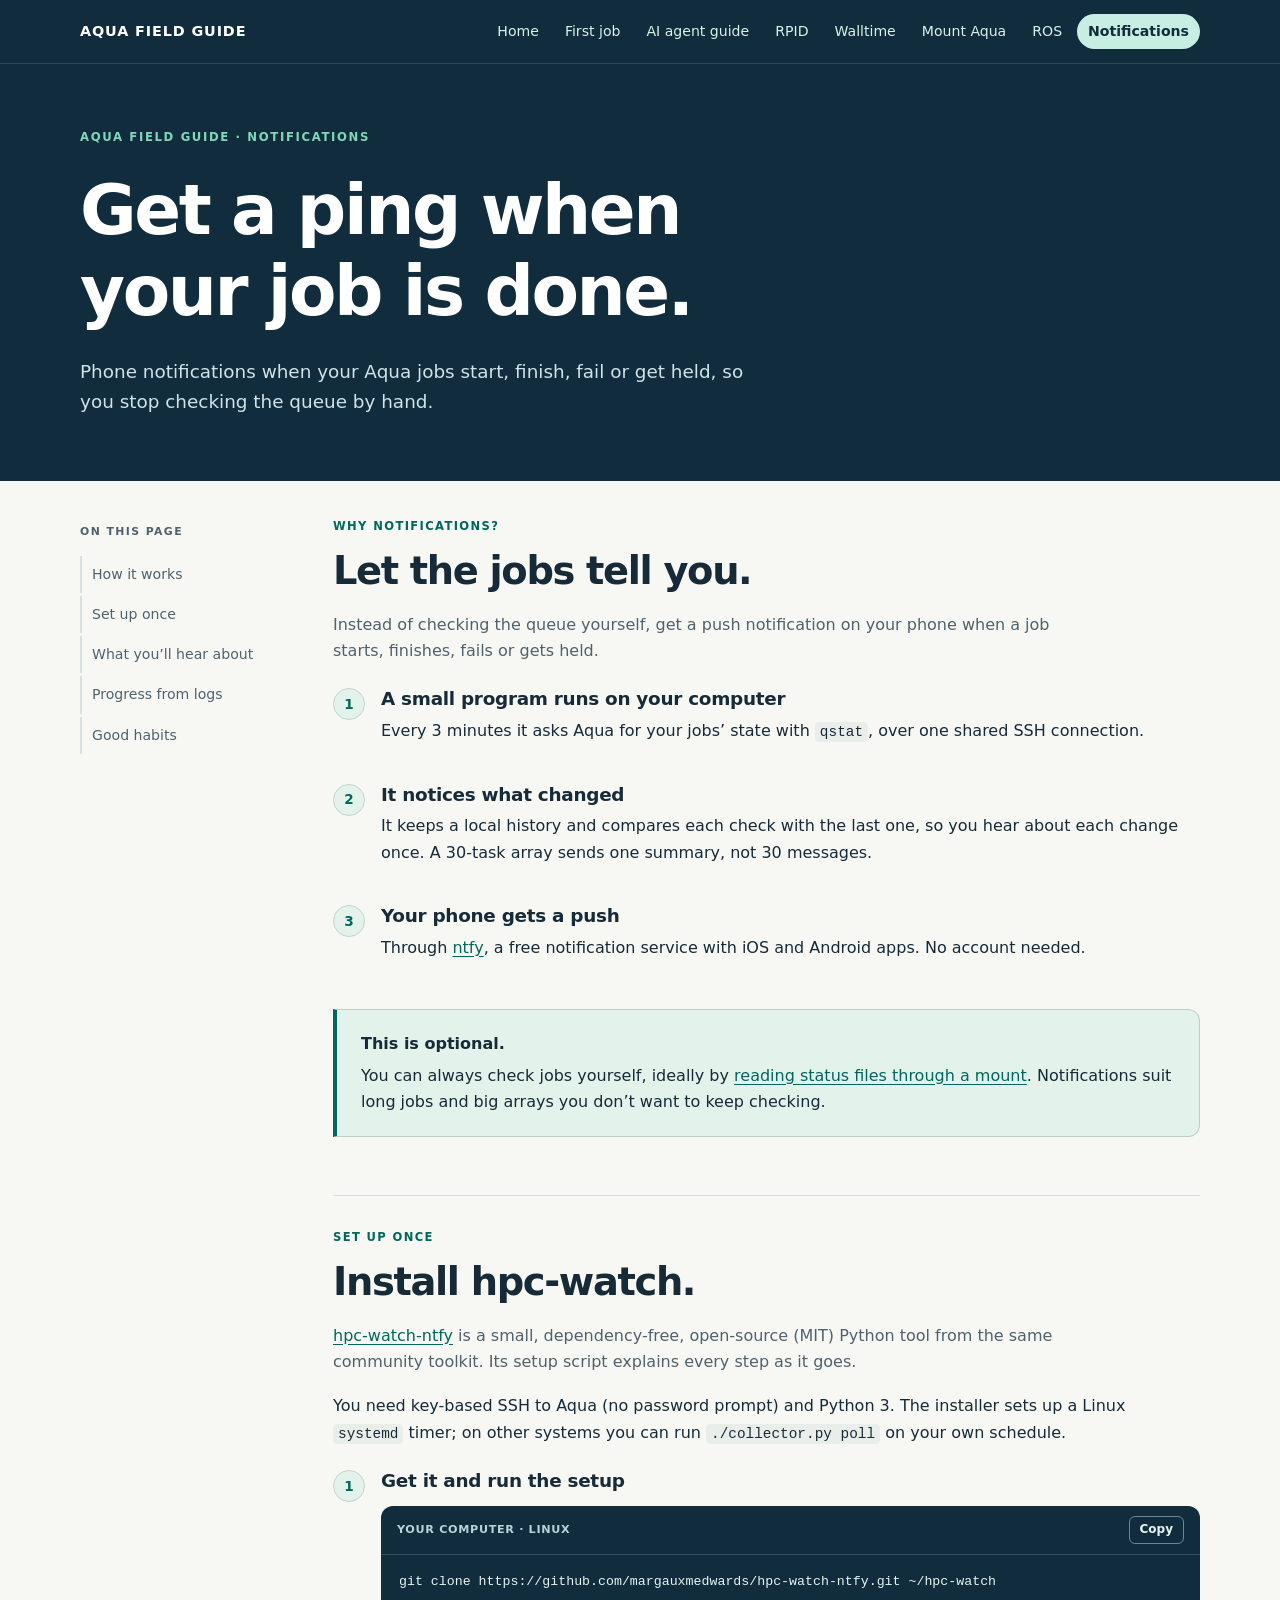
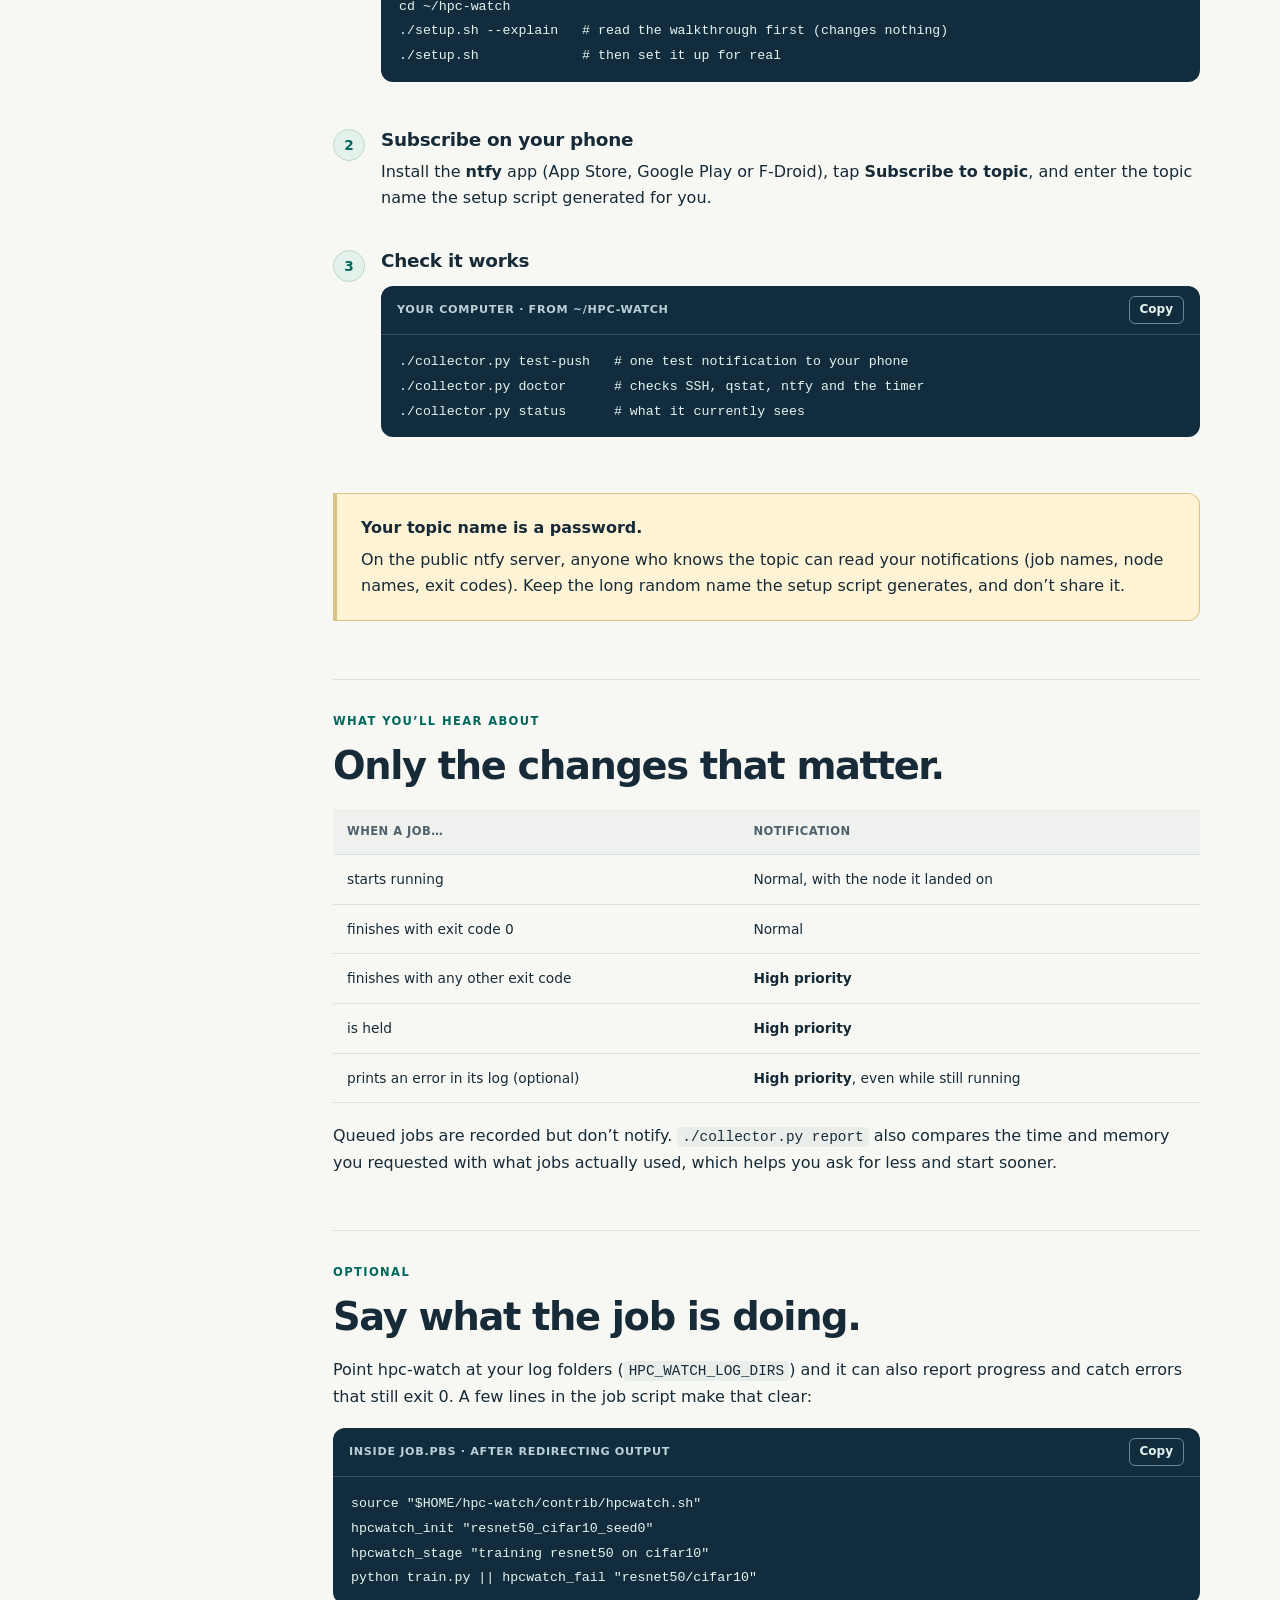
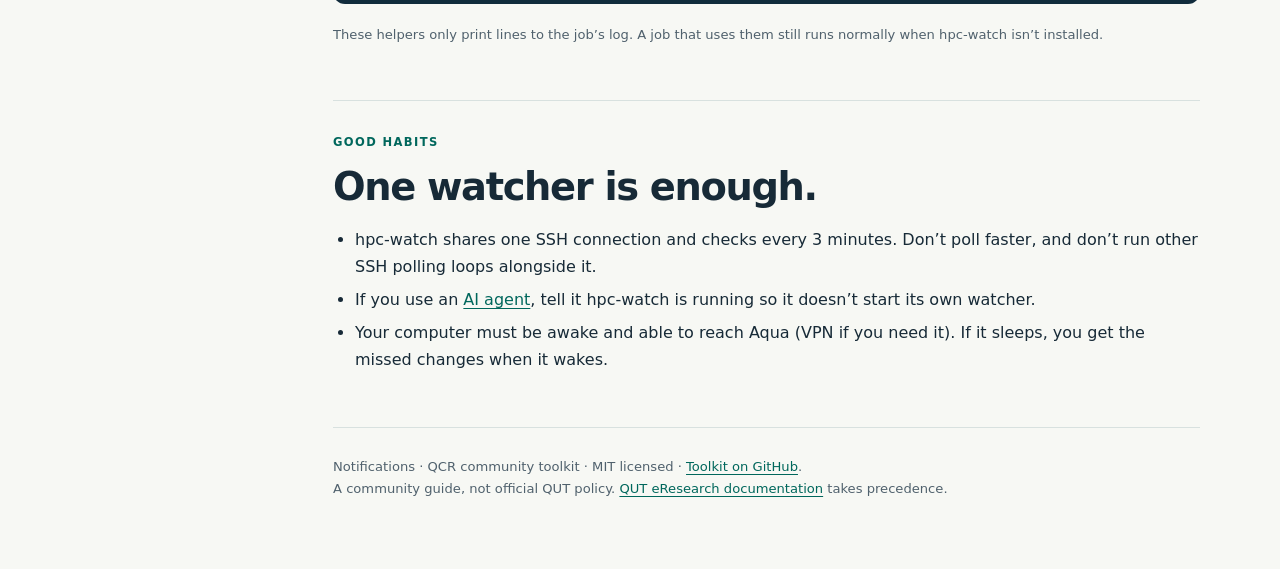
<file: docs/notify.html>
<!doctype html>
<html lang="en">
  <head>
    <meta charset="utf-8" />
    <meta name="viewport" content="width=device-width,initial-scale=1" />
    <meta name="color-scheme" content="light" />
    <meta
      name="description"
      content="Get phone notifications when your QUT Aqua PBS jobs start, finish, fail or are held, using the hpc-watch tool and the free ntfy app."
    />
    <title>Notifications · Aqua field guide</title>
    <link rel="stylesheet" href="guide.css" />
  </head>
  <body>
    <a class="skip" href="#main">Skip to content</a>
    <header class="top">
      <a class="brand" href="index.html">AQUA FIELD GUIDE</a>
      <nav class="site-nav" aria-label="Site">
        <a href="index.html">Home</a>
        <a href="first-job.html">First job</a>
        <a href="agents.html">AI agent guide</a>
        <a href="rpid.html">RPID</a>
        <a href="walltime.html">Walltime</a>
        <a href="mount.html">Mount Aqua</a>
        <a href="ros.html">ROS</a>
        <a href="notify.html" aria-current="page">Notifications</a>
      </nav>
    </header>
    <div class="hero">
      <div class="eyebrow">Aqua field guide · Notifications</div>
      <h1>Get a ping when<br />your job is done.</h1>
      <p>
        Phone notifications when your Aqua jobs start, finish, fail or get held, so you stop checking the queue by hand.
      </p>
    </div>
    <div class="layout">
      <aside class="sidebar">
        <small>On this page</small>
        <nav aria-label="Page sections">
          <a href="#why">How it works</a>
          <a href="#setup">Set up once</a>
          <a href="#what">What you’ll hear about</a>
          <a href="#logs">Progress from logs</a>
          <a href="#good">Good habits</a>
        </nav>
      </aside>
      <main id="main">
        <section id="why">
          <span class="section-kicker">Why notifications?</span>
          <h2>Let the jobs tell you.</h2>
          <p class="lede">
            Instead of checking the queue yourself, get a push notification on your
            phone when a job starts, finishes, fails or gets held.
          </p>
          <ol class="steps">
            <li>
              <h3>A small program runs on your computer</h3>
              <p>
                Every 3 minutes it asks Aqua for your jobs’ state with
                <code>qstat</code>, over one shared SSH connection.
              </p>
            </li>
            <li>
              <h3>It notices what changed</h3>
              <p>
                It keeps a local history and compares each check with the last one,
                so you hear about each change once. A 30-task array sends one
                summary, not 30 messages.
              </p>
            </li>
            <li>
              <h3>Your phone gets a push</h3>
              <p>
                Through <a href="https://ntfy.sh">ntfy</a>, a free notification
                service with iOS and Android apps. No account needed.
              </p>
            </li>
          </ol>
          <div class="callout">
            <strong>This is optional.</strong>
            <p>
              You can always check jobs yourself, ideally by
              <a href="mount.html">reading status files through a mount</a>.
              Notifications suit long jobs and big arrays you don’t want to keep
              checking.
            </p>
          </div>
        </section>
        <section id="setup">
          <span class="section-kicker">Set up once</span>
          <h2>Install hpc-watch.</h2>
          <p class="lede">
            <a href="https://github.com/margauxmedwards/hpc-watch-ntfy">hpc-watch-ntfy</a> is a small, dependency-free, open-source (MIT)
            Python tool from the same community toolkit. Its setup script explains every step as it
            goes.
          </p>
          <p>
            You need key-based SSH to Aqua (no password prompt) and Python 3. The
            installer sets up a Linux <code>systemd</code> timer; on other systems you
            can run <code>./collector.py poll</code> on your own schedule.
          </p>
          <ol class="steps">
            <li>
              <h3>Get it and run the setup</h3>
              <div class="codebox">
                <div class="codehead">
                  Your computer · Linux<button
                    class="copy js-only"
                    type="button"
                    data-copy="notify-install"
                  >
                    Copy
                  </button>
                </div>
                <pre><code id="notify-install">git clone https://github.com/margauxmedwards/hpc-watch-ntfy.git ~/hpc-watch
cd ~/hpc-watch
./setup.sh --explain   # read the walkthrough first (changes nothing)
./setup.sh             # then set it up for real</code></pre>
              </div>
            </li>
            <li>
              <h3>Subscribe on your phone</h3>
              <p>
                Install the <b>ntfy</b> app (App Store, Google Play or F-Droid), tap
                <b>Subscribe to topic</b>, and enter the topic name the setup script
                generated for you.
              </p>
            </li>
            <li>
              <h3>Check it works</h3>
              <div class="codebox">
                <div class="codehead">
                  Your computer · from ~/hpc-watch<button
                    class="copy js-only"
                    type="button"
                    data-copy="notify-check"
                  >
                    Copy
                  </button>
                </div>
                <pre><code id="notify-check">./collector.py test-push   # one test notification to your phone
./collector.py doctor      # checks SSH, qstat, ntfy and the timer
./collector.py status      # what it currently sees</code></pre>
              </div>
            </li>
          </ol>
          <div class="callout warning">
            <strong>Your topic name is a password.</strong>
            <p>
              On the public ntfy server, anyone who knows the topic can read your
              notifications (job names, node names, exit codes). Keep the long random
              name the setup script generates, and don’t share it.
            </p>
          </div>
        </section>
        <section id="what">
          <span class="section-kicker">What you’ll hear about</span>
          <h2>Only the changes that matter.</h2>
          <div class="table-wrap">
            <table>
              <thead>
                <tr>
                  <th>When a job…</th>
                  <th>Notification</th>
                </tr>
              </thead>
              <tbody>
                <tr>
                  <td>starts running</td>
                  <td>Normal, with the node it landed on</td>
                </tr>
                <tr>
                  <td>finishes with exit code 0</td>
                  <td>Normal</td>
                </tr>
                <tr>
                  <td>finishes with any other exit code</td>
                  <td><b>High priority</b></td>
                </tr>
                <tr>
                  <td>is held</td>
                  <td><b>High priority</b></td>
                </tr>
                <tr>
                  <td>prints an error in its log (optional)</td>
                  <td><b>High priority</b>, even while still running</td>
                </tr>
              </tbody>
            </table>
          </div>
          <p>
            Queued jobs are recorded but don’t notify. <code>./collector.py report</code>
            also compares the time and memory you requested with what jobs actually
            used, which helps you ask for less and start sooner.
          </p>
        </section>
        <section id="logs">
          <span class="section-kicker">Optional</span>
          <h2>Say what the job is doing.</h2>
          <p>
            Point hpc-watch at your log folders (<code>HPC_WATCH_LOG_DIRS</code>) and
            it can also report progress and catch errors that still exit 0. A few
            lines in the job script make that clear:
          </p>
          <div class="codebox">
            <div class="codehead">
              Inside job.pbs · after redirecting output<button
                class="copy js-only"
                type="button"
                data-copy="notify-instrument"
              >
                Copy
              </button>
            </div>
            <pre><code id="notify-instrument">source &quot;$HOME/hpc-watch/contrib/hpcwatch.sh&quot;
hpcwatch_init &quot;resnet50_cifar10_seed0&quot;
hpcwatch_stage &quot;training resnet50 on cifar10&quot;
python train.py || hpcwatch_fail &quot;resnet50/cifar10&quot;</code></pre>
          </div>
          <p class="small">
            These helpers only print lines to the job’s log. A job that uses them still
            runs normally when hpc-watch isn’t installed.
          </p>
        </section>
        <section id="good">
          <span class="section-kicker">Good habits</span>
          <h2>One watcher is enough.</h2>
          <ul>
            <li>
              hpc-watch shares one SSH connection and checks every 3 minutes. Don’t
              poll faster, and don’t run other SSH polling loops alongside it.
            </li>
            <li>
              If you use an <a href="agents.html">AI agent</a>, tell it hpc-watch is
              running so it doesn’t start its own watcher.
            </li>
            <li>
              Your computer must be awake and able to reach Aqua (VPN if you need
              it). If it sleeps, you get the missed changes when it wakes.
            </li>
          </ul>
        </section>
        <footer class="footer">
          Notifications · QCR community toolkit · MIT licensed ·
          <a href="https://github.com/margauxmedwards/aqua-hpc-skills">Toolkit on GitHub</a>.<br />A community guide, not
          official QUT policy. <a href="https://docs.eres.qut.edu.au/about-aqua">QUT eResearch documentation</a>
          takes precedence.
        </footer>
      </main>
    </div>
    <div
      id="copy-status"
      class="sr-only"
      role="status"
      aria-live="polite"
    ></div>
    <script src="guide.js"></script>
  </body>
</html>
</file>
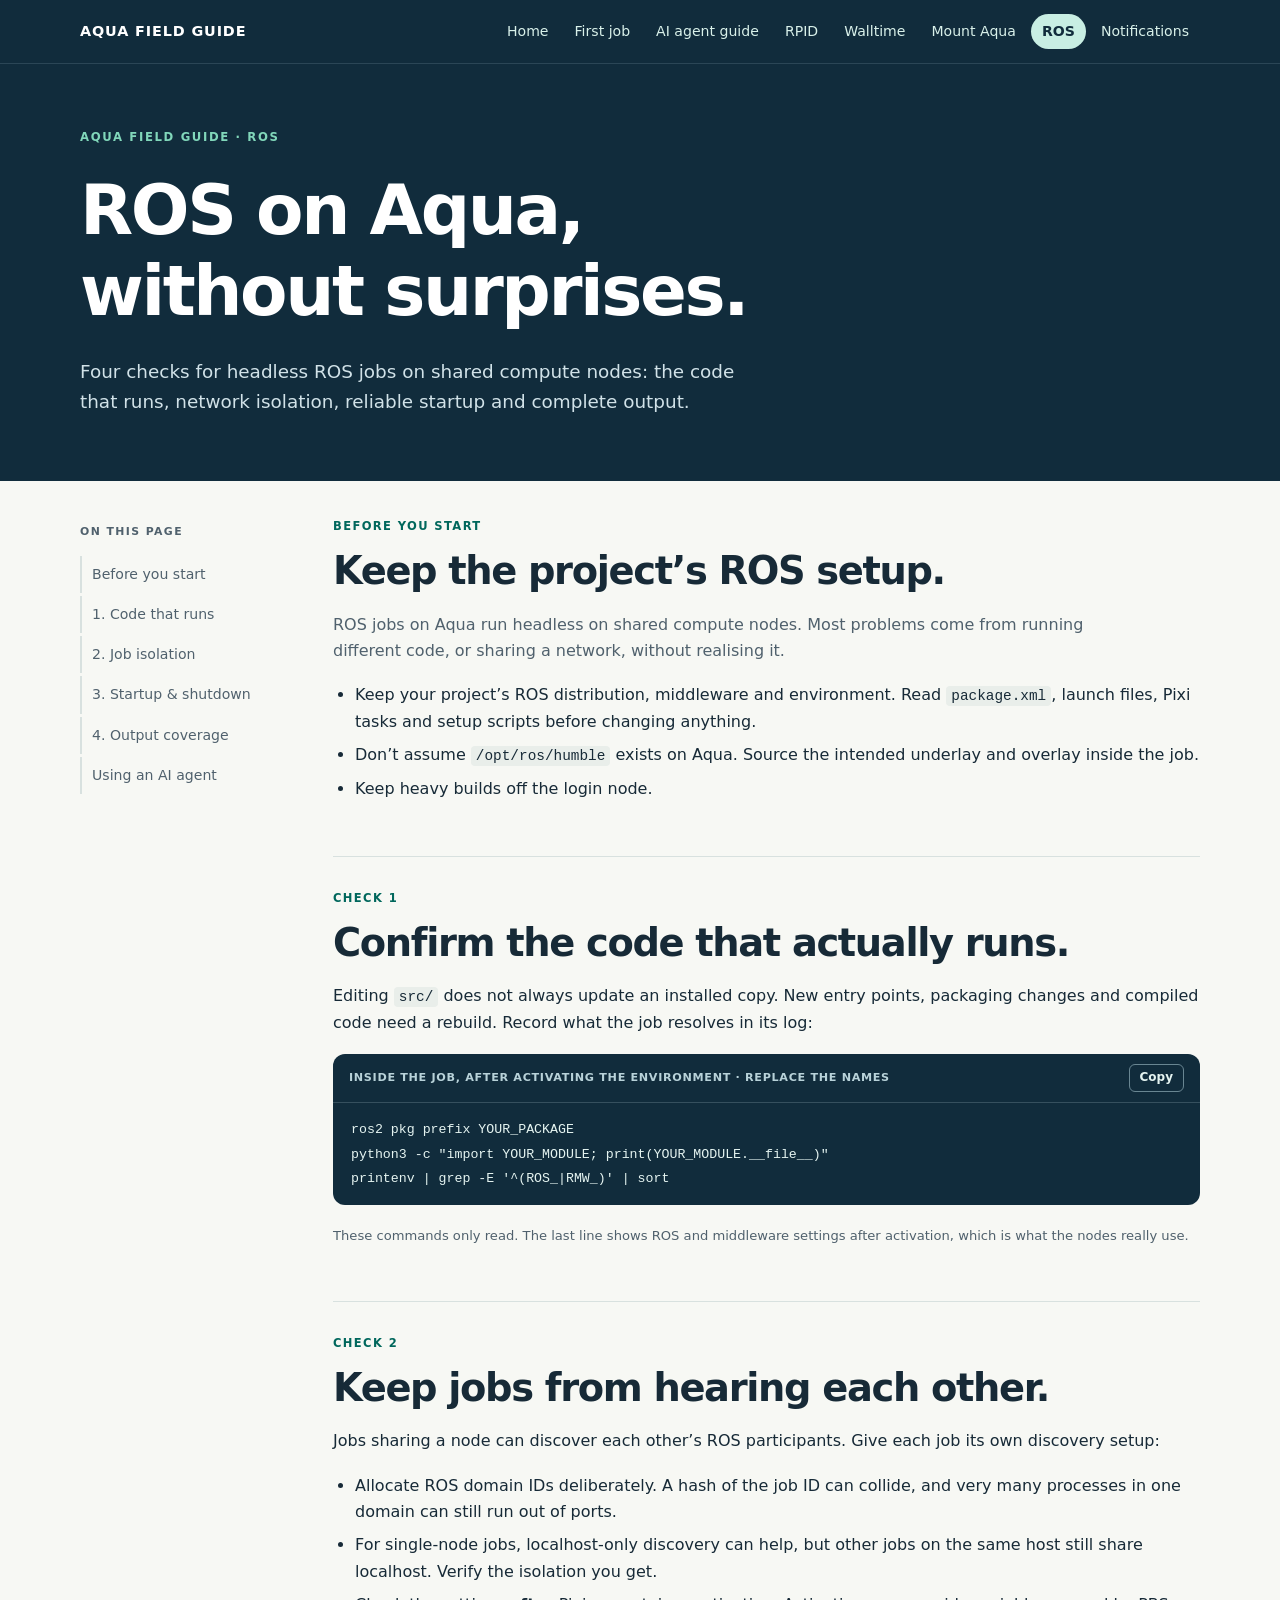
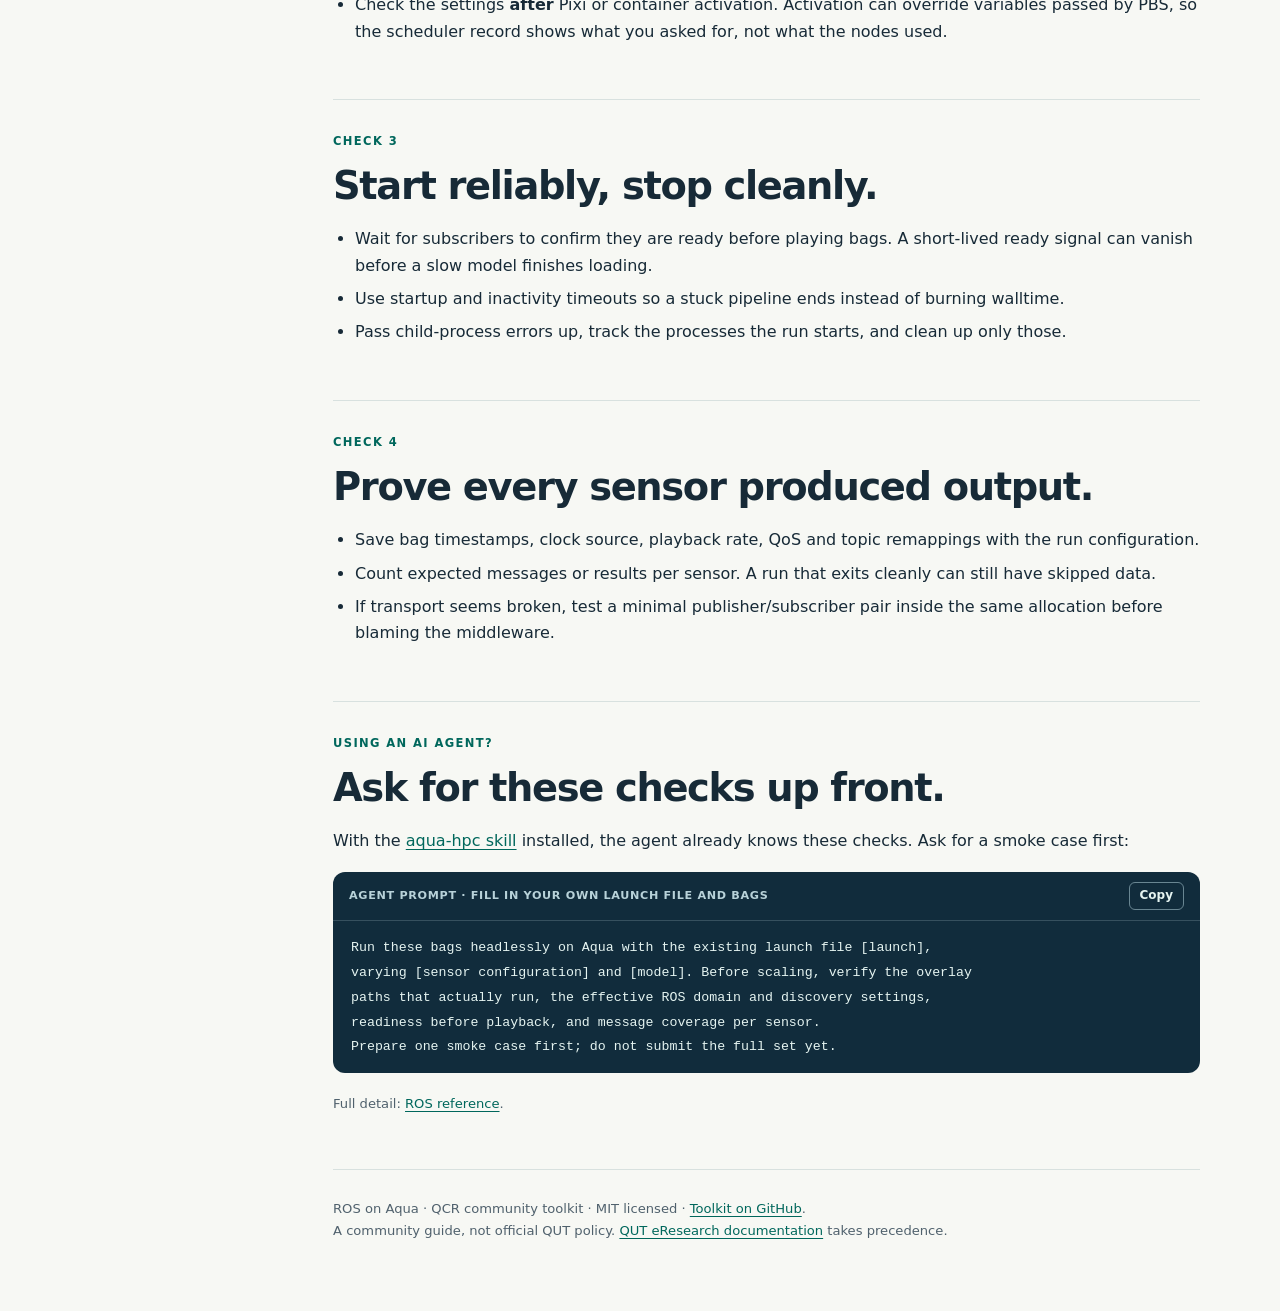
<file: docs/ros.html>
<!doctype html>
<html lang="en">
  <head>
    <meta charset="utf-8" />
    <meta name="viewport" content="width=device-width,initial-scale=1" />
    <meta name="color-scheme" content="light" />
    <meta
      name="description"
      content="Checks for running ROS and robotics pipelines headless on QUT Aqua: environment, code that actually runs, DDS isolation, readiness and output coverage."
    />
    <title>ROS on Aqua · Aqua field guide</title>
    <link rel="stylesheet" href="guide.css" />
  </head>
  <body>
    <a class="skip" href="#main">Skip to content</a>
    <header class="top">
      <a class="brand" href="index.html">AQUA FIELD GUIDE</a>
      <nav class="site-nav" aria-label="Site">
        <a href="index.html">Home</a>
        <a href="first-job.html">First job</a>
        <a href="agents.html">AI agent guide</a>
        <a href="rpid.html">RPID</a>
        <a href="walltime.html">Walltime</a>
        <a href="mount.html">Mount Aqua</a>
        <a href="ros.html" aria-current="page">ROS</a>
        <a href="notify.html">Notifications</a>
      </nav>
    </header>
    <div class="hero">
      <div class="eyebrow">Aqua field guide · ROS</div>
      <h1>ROS on Aqua,<br />without surprises.</h1>
      <p>
        Four checks for headless ROS jobs on shared compute nodes: the code that runs, network isolation, reliable startup and complete output.
      </p>
    </div>
    <div class="layout">
      <aside class="sidebar">
        <small>On this page</small>
        <nav aria-label="Page sections">
          <a href="#environment">Before you start</a>
          <a href="#code">1. Code that runs</a>
          <a href="#isolation">2. Job isolation</a>
          <a href="#startup">3. Startup &amp; shutdown</a>
          <a href="#data">4. Output coverage</a>
          <a href="#agent">Using an AI agent</a>
        </nav>
      </aside>
      <main id="main">
        <section id="environment">
          <span class="section-kicker">Before you start</span>
          <h2>Keep the project’s ROS setup.</h2>
          <p class="lede">
            ROS jobs on Aqua run headless on shared compute nodes. Most problems come
            from running different code, or sharing a network, without realising it.
          </p>
          <ul>
            <li>
              Keep your project’s ROS distribution, middleware and environment. Read
              <code>package.xml</code>, launch files, Pixi tasks and setup scripts
              before changing anything.
            </li>
            <li>
              Don’t assume <code>/opt/ros/humble</code> exists on Aqua. Source the
              intended underlay and overlay inside the job.
            </li>
            <li>
              Keep heavy builds off the login node.
            </li>
          </ul>
        </section>
        <section id="code">
          <span class="section-kicker">Check 1</span>
          <h2>Confirm the code that actually runs.</h2>
          <p>
            Editing <code>src/</code> does not always update an installed copy. New
            entry points, packaging changes and compiled code need a rebuild. Record
            what the job resolves in its log:
          </p>
          <div class="codebox">
            <div class="codehead">
              Inside the job, after activating the environment · replace the names<button
                class="copy js-only"
                type="button"
                data-copy="ros-check"
              >
                Copy
              </button>
            </div>
            <pre><code id="ros-check">ros2 pkg prefix YOUR_PACKAGE
python3 -c &quot;import YOUR_MODULE; print(YOUR_MODULE.__file__)&quot;
printenv | grep -E &#x27;^(ROS_|RMW_)&#x27; | sort</code></pre>
          </div>
          <p class="small">
            These commands only read. The last line shows ROS and middleware
            settings after activation, which is what the nodes really use.
          </p>
        </section>
        <section id="isolation">
          <span class="section-kicker">Check 2</span>
          <h2>Keep jobs from hearing each other.</h2>
          <p>
            Jobs sharing a node can discover each other’s ROS participants. Give each
            job its own discovery setup:
          </p>
          <ul>
            <li>
              Allocate ROS domain IDs deliberately. A hash of the job ID can collide,
              and very many processes in one domain can still run out of ports.
            </li>
            <li>
              For single-node jobs, localhost-only discovery can help, but other jobs
              on the same host still share localhost. Verify the isolation you get.
            </li>
            <li>
              Check the settings <b>after</b> Pixi or container activation. Activation
              can override variables passed by PBS, so the scheduler record shows
              what you asked for, not what the nodes used.
            </li>
          </ul>
        </section>
        <section id="startup">
          <span class="section-kicker">Check 3</span>
          <h2>Start reliably, stop cleanly.</h2>
          <ul>
            <li>
              Wait for subscribers to confirm they are ready before playing bags. A
              short-lived ready signal can vanish before a slow model finishes
              loading.
            </li>
            <li>
              Use startup and inactivity timeouts so a stuck pipeline ends instead of
              burning walltime.
            </li>
            <li>
              Pass child-process errors up, track the processes the run starts, and
              clean up only those.
            </li>
          </ul>
        </section>
        <section id="data">
          <span class="section-kicker">Check 4</span>
          <h2>Prove every sensor produced output.</h2>
          <ul>
            <li>
              Save bag timestamps, clock source, playback rate, QoS and topic
              remappings with the run configuration.
            </li>
            <li>
              Count expected messages or results per sensor. A run that exits
              cleanly can still have skipped data.
            </li>
            <li>
              If transport seems broken, test a minimal publisher/subscriber pair
              inside the same allocation before blaming the middleware.
            </li>
          </ul>
        </section>
        <section id="agent">
          <span class="section-kicker">Using an AI agent?</span>
          <h2>Ask for these checks up front.</h2>
          <p>
            With the <a href="agents.html">aqua-hpc skill</a> installed, the agent
            already knows these checks. Ask for a smoke case first:
          </p>
          <div class="codebox">
            <div class="codehead">
              Agent prompt · fill in your own launch file and bags<button
                class="copy js-only"
                type="button"
                data-copy="ros-prompt"
              >
                Copy
              </button>
            </div>
            <pre><code id="ros-prompt">Run these bags headlessly on Aqua with the existing launch file [launch],
varying [sensor configuration] and [model]. Before scaling, verify the overlay
paths that actually run, the effective ROS domain and discovery settings,
readiness before playback, and message coverage per sensor.
Prepare one smoke case first; do not submit the full set yet.</code></pre>
          </div>
          <p class="small">
            Full detail:
            <a href="../skills/aqua-hpc/references/ros.md">ROS reference</a>.
          </p>
        </section>
        <footer class="footer">
          ROS on Aqua · QCR community toolkit · MIT licensed ·
          <a href="https://github.com/margauxmedwards/aqua-hpc-skills">Toolkit on GitHub</a>.<br />A community guide, not
          official QUT policy. <a href="https://docs.eres.qut.edu.au/about-aqua">QUT eResearch documentation</a>
          takes precedence.
        </footer>
      </main>
    </div>
    <div
      id="copy-status"
      class="sr-only"
      role="status"
      aria-live="polite"
    ></div>
    <script src="guide.js"></script>
  </body>
</html>
</file>
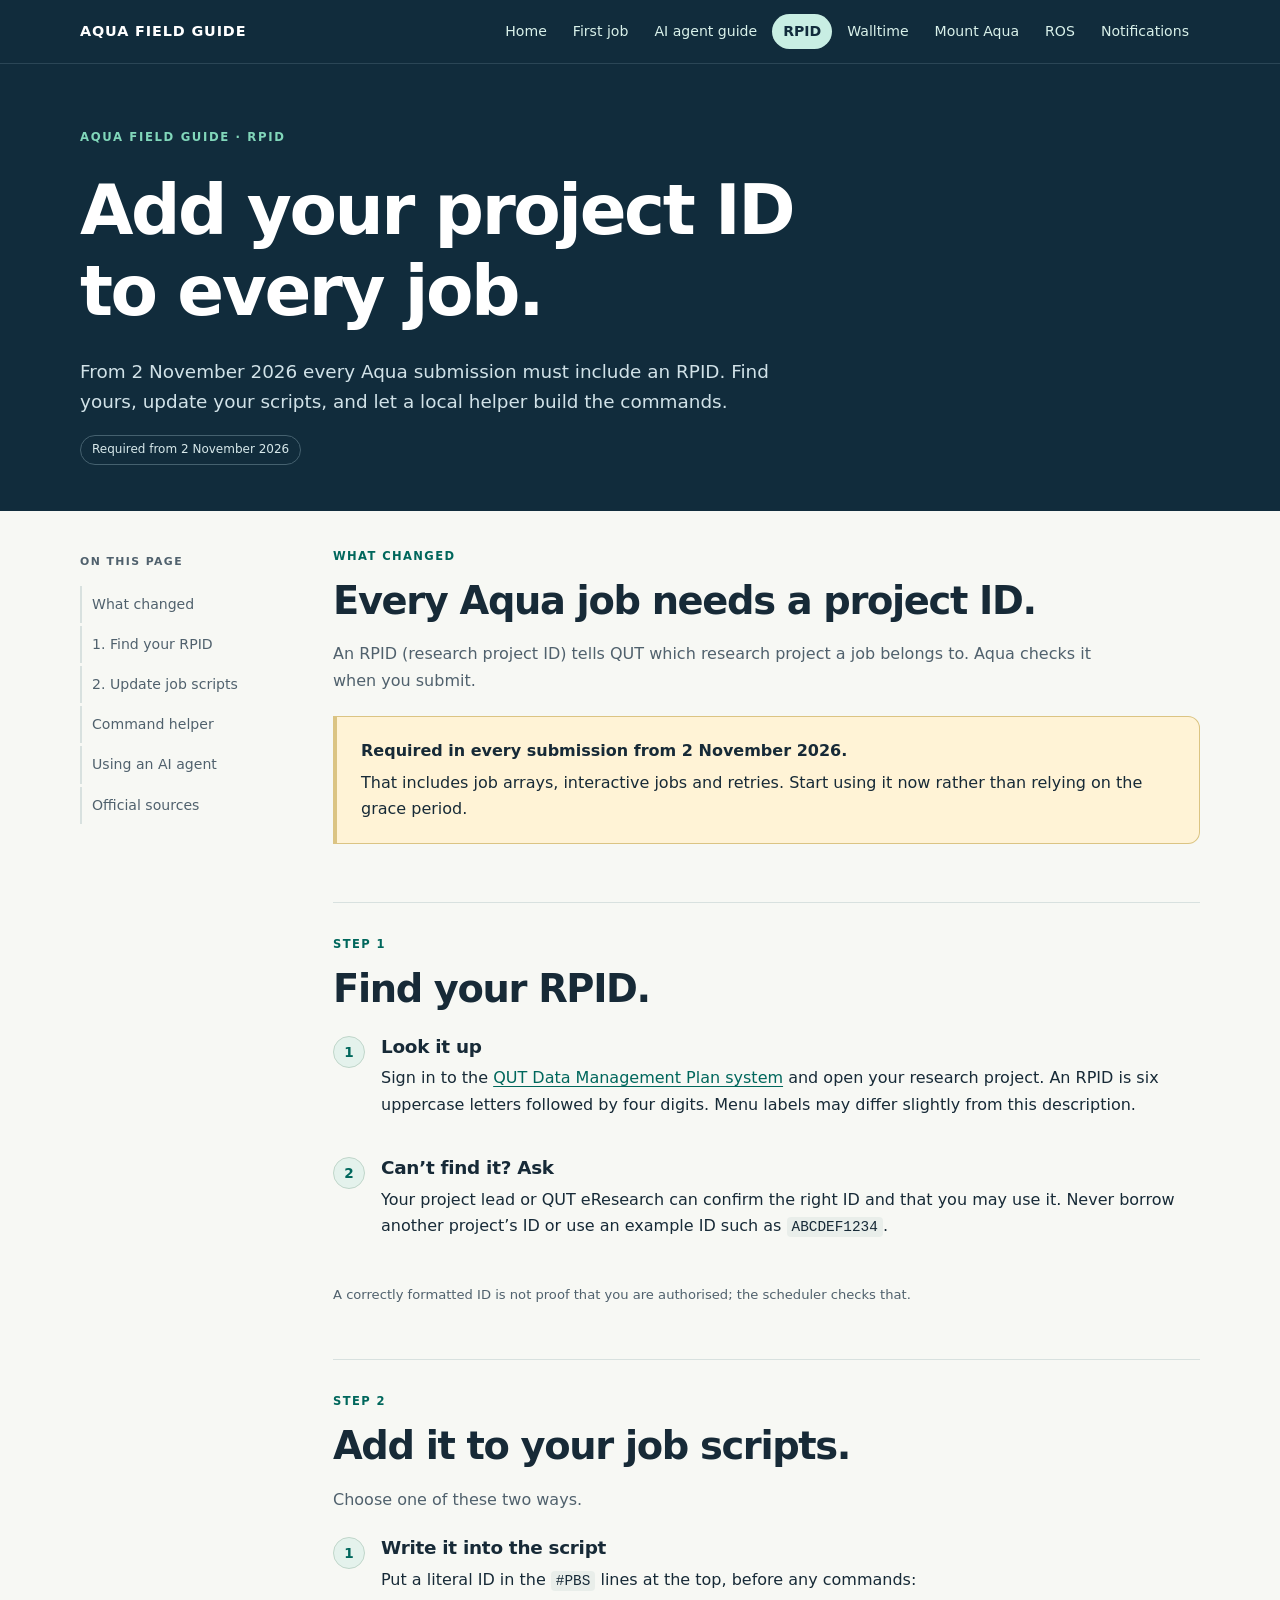
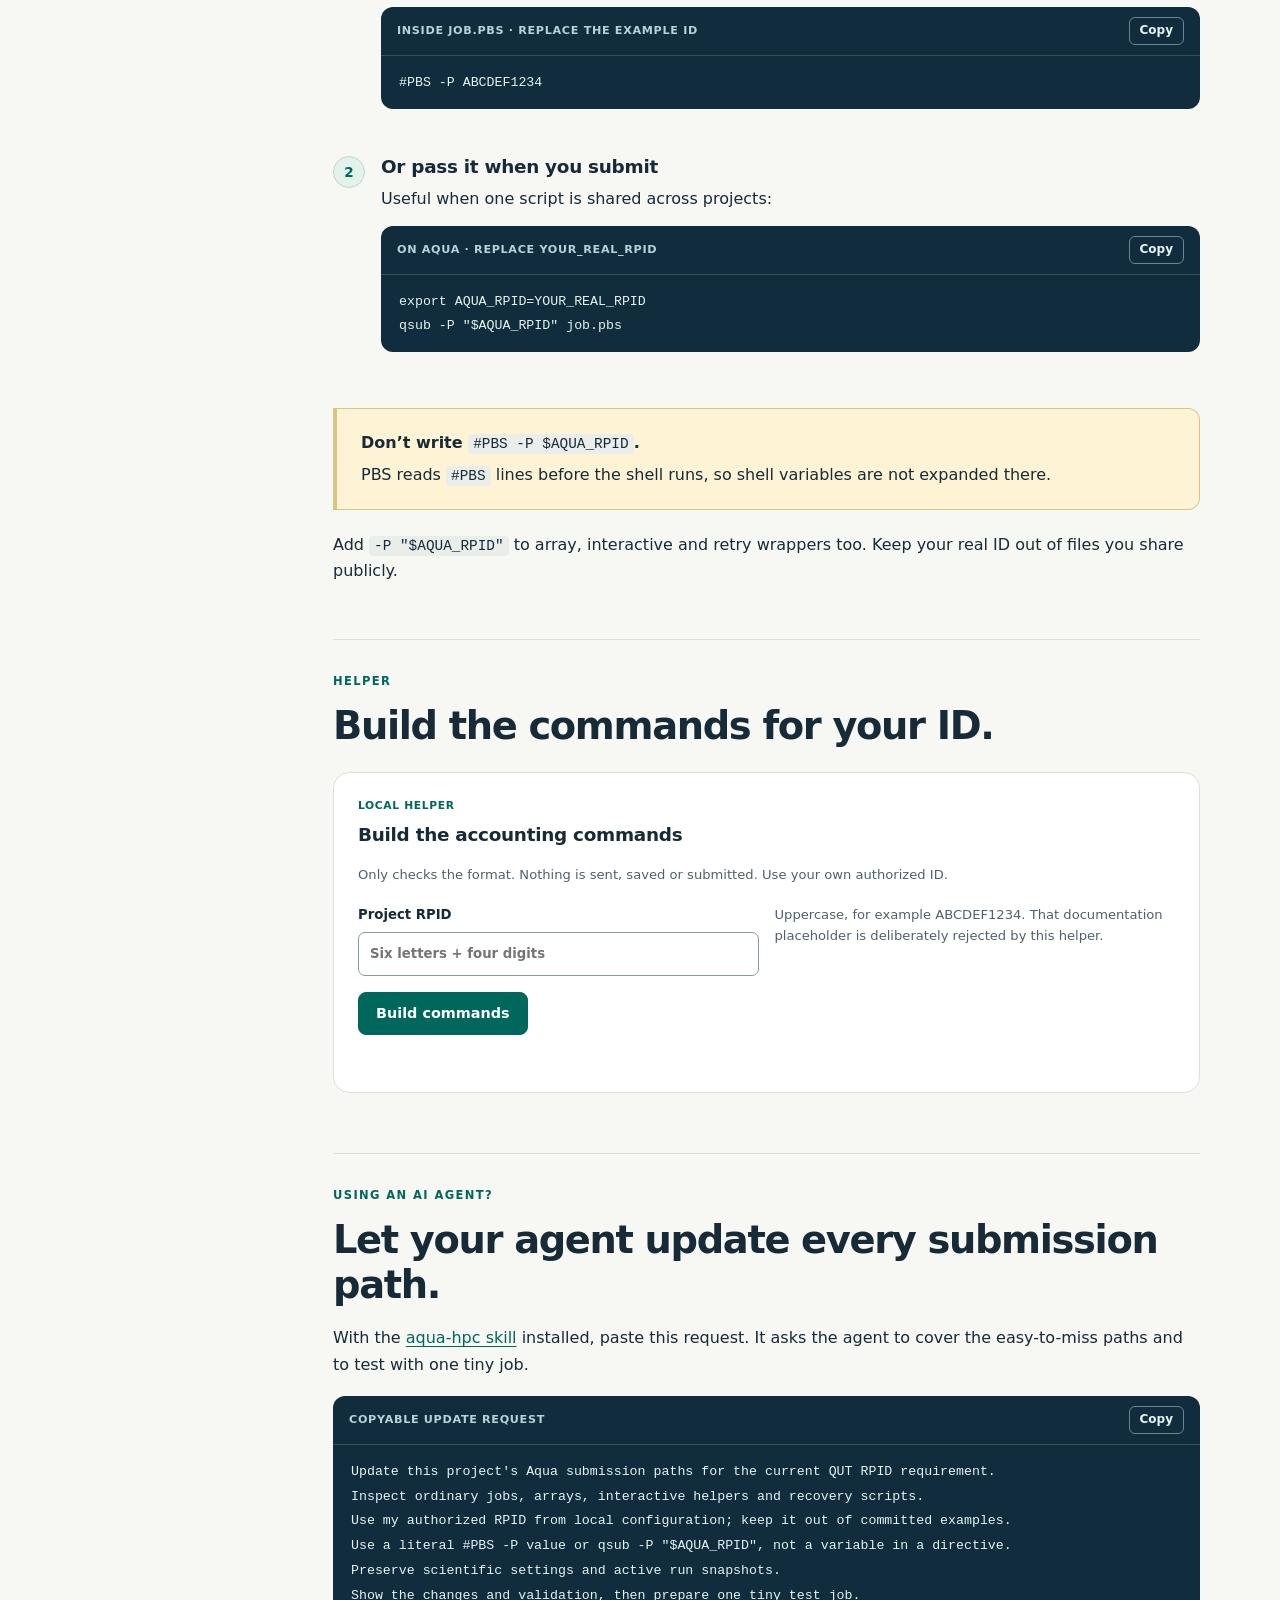
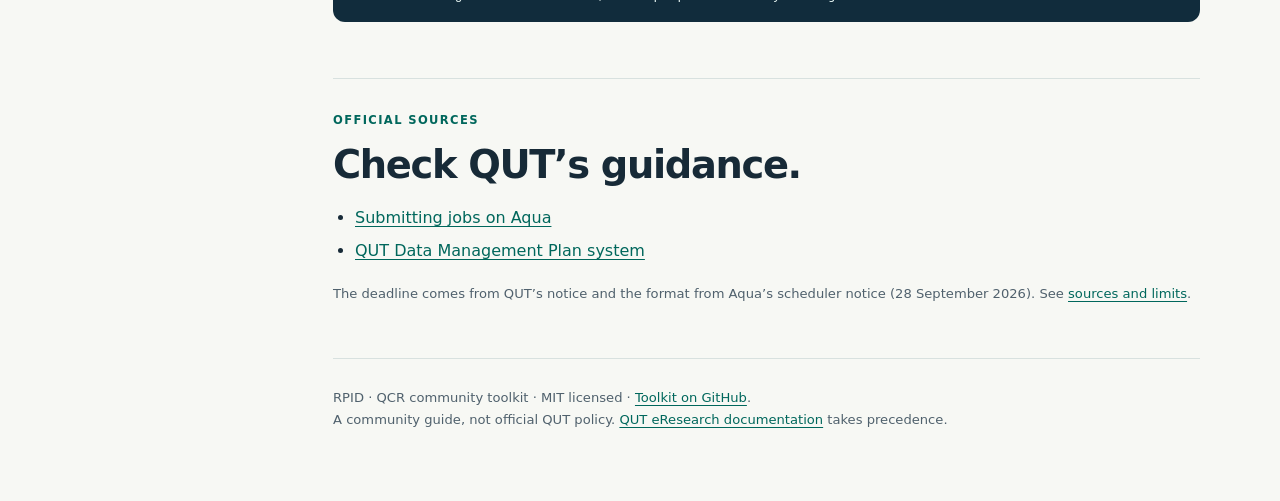
<file: docs/rpid.html>
<!doctype html>
<html lang="en">
  <head>
    <meta charset="utf-8" />
    <meta name="viewport" content="width=device-width,initial-scale=1" />
    <meta name="color-scheme" content="light" />
    <meta
      name="description"
      content="How to find your QUT research project ID (RPID) and add it to every Aqua PBS submission, with a local command builder."
    />
    <title>RPID requirement · Aqua field guide</title>
    <link rel="stylesheet" href="guide.css" />
  </head>
  <body>
    <a class="skip" href="#main">Skip to content</a>
    <header class="top">
      <a class="brand" href="index.html">AQUA FIELD GUIDE</a>
      <nav class="site-nav" aria-label="Site">
        <a href="index.html">Home</a>
        <a href="first-job.html">First job</a>
        <a href="agents.html">AI agent guide</a>
        <a href="rpid.html" aria-current="page">RPID</a>
        <a href="walltime.html">Walltime</a>
        <a href="mount.html">Mount Aqua</a>
        <a href="ros.html">ROS</a>
        <a href="notify.html">Notifications</a>
      </nav>
    </header>
    <div class="hero">
      <div class="eyebrow">Aqua field guide · RPID</div>
      <h1>Add your project ID<br />to every job.</h1>
      <p>
        From 2 November 2026 every Aqua submission must include an RPID. Find yours, update your scripts, and let a local helper build the commands.
      </p>
      <div class="badges"><span class="badge">Required from 2 November 2026</span></div>
    </div>
    <div class="layout">
      <aside class="sidebar">
        <small>On this page</small>
        <nav aria-label="Page sections">
          <a href="#what">What changed</a>
          <a href="#find">1. Find your RPID</a>
          <a href="#scripts">2. Update job scripts</a>
          <a href="#helper">Command helper</a>
          <a href="#agent">Using an AI agent</a>
          <a href="#official">Official sources</a>
        </nav>
      </aside>
      <main id="main">
        <section id="what">
          <span class="section-kicker">What changed</span>
          <h2>Every Aqua job needs a project ID.</h2>
          <p class="lede">
            An RPID (research project ID) tells QUT which research project a job
            belongs to. Aqua checks it when you submit.
          </p>
          <div class="callout warning">
            <strong>Required in every submission from 2 November 2026.</strong>
            <p>
              That includes job arrays, interactive jobs and retries. Start using it
              now rather than relying on the grace period.
            </p>
          </div>
        </section>
        <section id="find">
          <span class="section-kicker">Step 1</span>
          <h2>Find your RPID.</h2>
          <ol class="steps">
            <li>
              <h3>Look it up</h3>
              <p>
                Sign in to the <a href="https://data-mgmt-plan.qut.edu.au/">QUT Data Management Plan system</a>
                and open your research project. An RPID is six uppercase letters
                followed by four digits. Menu labels may differ slightly from this
                description.
              </p>
            </li>
            <li>
              <h3>Can’t find it? Ask</h3>
              <p>
                Your project lead or QUT eResearch can confirm the right ID and that
                you may use it. Never borrow another project’s ID or use an example
                ID such as <code>ABCDEF1234</code>.
              </p>
            </li>
          </ol>
          <p class="small">
            A correctly formatted ID is not proof that you are authorised; the
            scheduler checks that.
          </p>
        </section>
        <section id="scripts">
          <span class="section-kicker">Step 2</span>
          <h2>Add it to your job scripts.</h2>
          <p class="lede">Choose one of these two ways.</p>
          <ol class="steps">
            <li>
              <h3>Write it into the script</h3>
              <p>
                Put a literal ID in the <code>#PBS</code> lines at the top, before any
                commands:
              </p>
              <div class="codebox">
                <div class="codehead">
                  Inside job.pbs · replace the example ID<button
                    class="copy js-only"
                    type="button"
                    data-copy="rpid-directive"
                  >
                    Copy
                  </button>
                </div>
                <pre><code id="rpid-directive">#PBS -P ABCDEF1234</code></pre>
              </div>
            </li>
            <li>
              <h3>Or pass it when you submit</h3>
              <p>Useful when one script is shared across projects:</p>
              <div class="codebox">
                <div class="codehead">
                  On Aqua · replace YOUR_REAL_RPID<button
                    class="copy js-only"
                    type="button"
                    data-copy="rpid-command"
                  >
                    Copy
                  </button>
                </div>
                <pre><code id="rpid-command">export AQUA_RPID=YOUR_REAL_RPID
qsub -P &quot;$AQUA_RPID&quot; job.pbs</code></pre>
              </div>
            </li>
          </ol>
          <div class="callout warning">
            <strong>Don’t write <code>#PBS -P $AQUA_RPID</code>.</strong>
            <p>
              PBS reads <code>#PBS</code> lines before the shell runs, so shell
              variables are not expanded there.
            </p>
          </div>
          <p>
            Add <code>-P "$AQUA_RPID"</code> to array, interactive and retry wrappers
            too. Keep your real ID out of files you share publicly.
          </p>
        </section>
        <section id="helper">
          <span class="section-kicker">Helper</span>
          <h2>Build the commands for your ID.</h2>
          <div class="tool js-only">
            <span class="tag">Local helper</span>
            <h3>Build the accounting commands</h3>
            <p class="small">
              Only checks the format. Nothing is sent, saved or submitted. Use
              your own authorized ID.
            </p>
            <form id="rpid-form">
              <div class="fields">
                <label for="rpid-value"
                  >Project RPID<input
                    id="rpid-value"
                    name="rpid"
                    maxlength="10"
                    placeholder="Six letters + four digits"
                    autocomplete="off"
                    spellcheck="false"
                    required
                    pattern="[A-Z]{6}[0-9]{4}"
                    aria-describedby="rpid-help"
                /></label>
                <div>
                  <p id="rpid-help" class="small">
                    Uppercase, for example ABCDEF1234. That documentation
                    placeholder is deliberately rejected by this helper.
                  </p>
                </div>
              </div>
              <button class="action" type="submit">Build commands</button>
            </form>
            <p id="rpid-status" class="status" role="status"></p>
            <div class="codebox" id="rpid-generated-box" hidden>
              <div class="codehead">
                Choose a literal directive OR command-line submission<button
                  class="copy js-only"
                  type="button"
                  data-copy="rpid-generated"
                >
                  Copy
                </button>
              </div>
              <pre><code id="rpid-generated"></code></pre>
            </div>
          </div>
          <noscript
            ><p>
              The helper needs JavaScript. Use the two examples above, replacing the
              example ID with your own.
            </p></noscript
          >
        </section>
        <section id="agent">
          <span class="section-kicker">Using an AI agent?</span>
          <h2>Let your agent update every submission path.</h2>
          <p>
            With the <a href="agents.html">aqua-hpc skill</a> installed, paste this
            request. It asks the agent to cover the easy-to-miss paths and to test
            with one tiny job.
          </p>
          <div class="codebox">
            <div class="codehead">
              Copyable update request<button
                class="copy js-only"
                type="button"
                data-copy="update-prompt"
              >
                Copy
              </button>
            </div>
            <pre><code id="update-prompt">Update this project's Aqua submission paths for the current QUT RPID requirement.
Inspect ordinary jobs, arrays, interactive helpers and recovery scripts.
Use my authorized RPID from local configuration; keep it out of committed examples.
Use a literal #PBS -P value or qsub -P "$AQUA_RPID", not a variable in a directive.
Preserve scientific settings and active run snapshots.
Show the changes and validation, then prepare one tiny test job.</code></pre>
          </div>
        </section>
        <section id="official">
          <span class="section-kicker">Official sources</span>
          <h2>Check QUT’s guidance.</h2>
          <ul>
            <li><a href="https://docs.eres.qut.edu.au/hpc-submitting-jobs-on-aqua">Submitting jobs on Aqua</a></li>
            <li><a href="https://data-mgmt-plan.qut.edu.au/">QUT Data Management Plan system</a></li>
          </ul>
          <p class="small">
            The deadline comes from QUT’s notice and the format from Aqua’s scheduler
            notice (28 September 2026). See
            <a href="agents.html#sources">sources and limits</a>.
          </p>
        </section>
        <footer class="footer">
          RPID · QCR community toolkit · MIT licensed ·
          <a href="https://github.com/margauxmedwards/aqua-hpc-skills">Toolkit on GitHub</a>.<br />A community guide, not
          official QUT policy. <a href="https://docs.eres.qut.edu.au/about-aqua">QUT eResearch documentation</a>
          takes precedence.
        </footer>
      </main>
    </div>
    <div
      id="copy-status"
      class="sr-only"
      role="status"
      aria-live="polite"
    ></div>
    <script src="guide.js"></script>
  </body>
</html>
</file>
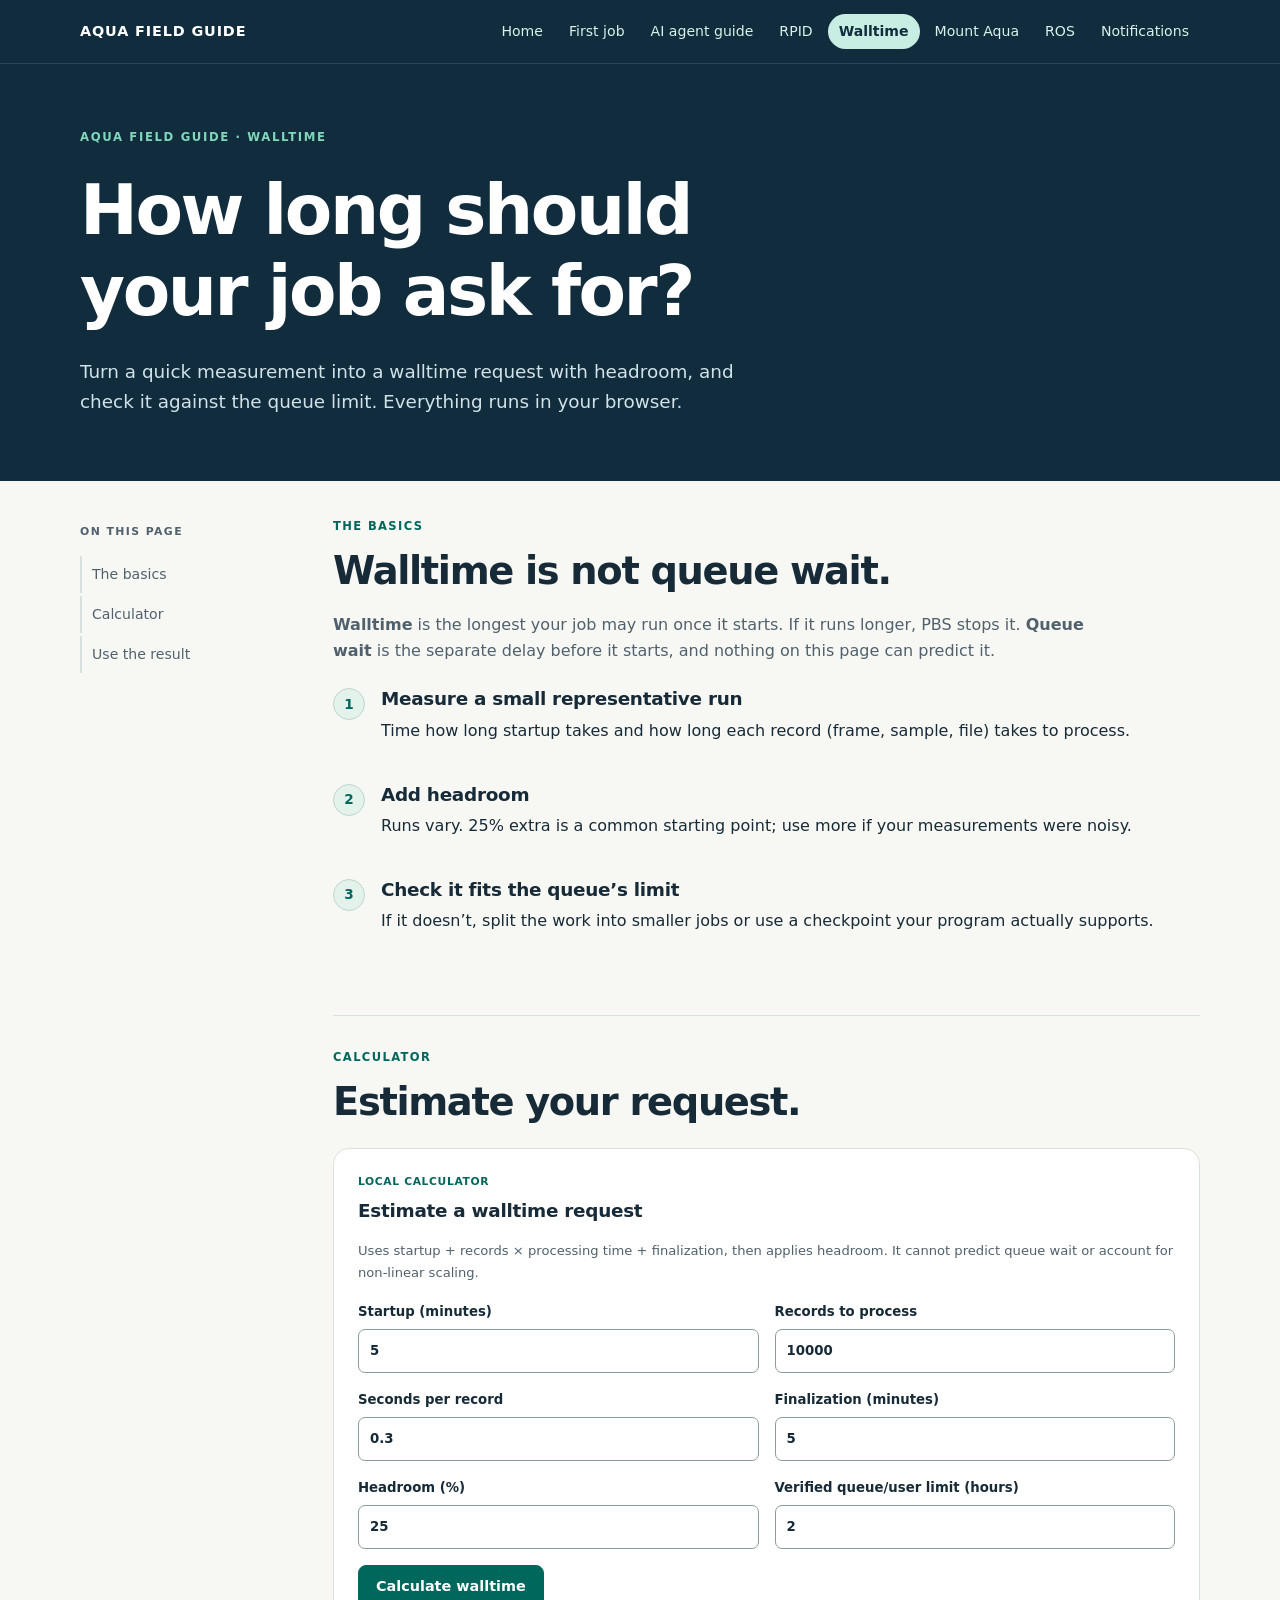
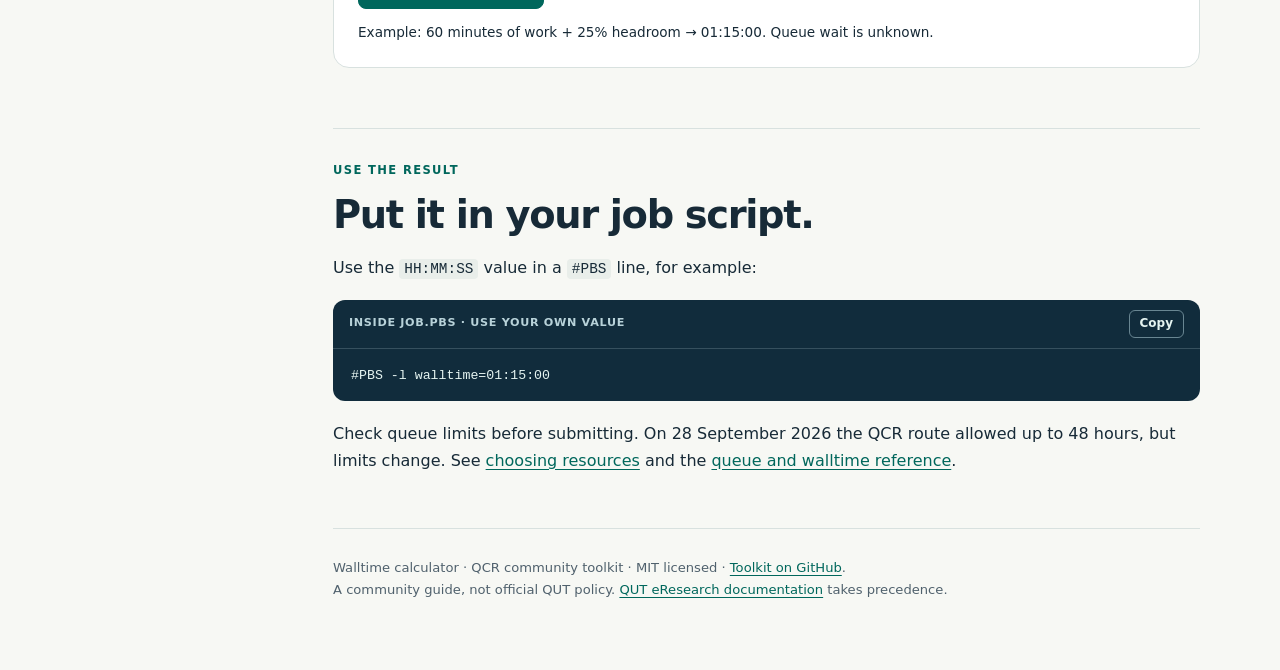
<file: docs/walltime.html>
<!doctype html>
<html lang="en">
  <head>
    <meta charset="utf-8" />
    <meta name="viewport" content="width=device-width,initial-scale=1" />
    <meta name="color-scheme" content="light" />
    <meta
      name="description"
      content="Estimate a PBS walltime request for QUT Aqua from startup time, records and per-record processing time, with headroom and a limit check."
    />
    <title>Walltime calculator · Aqua field guide</title>
    <link rel="stylesheet" href="guide.css" />
  </head>
  <body>
    <a class="skip" href="#main">Skip to content</a>
    <header class="top">
      <a class="brand" href="index.html">AQUA FIELD GUIDE</a>
      <nav class="site-nav" aria-label="Site">
        <a href="index.html">Home</a>
        <a href="first-job.html">First job</a>
        <a href="agents.html">AI agent guide</a>
        <a href="rpid.html">RPID</a>
        <a href="walltime.html" aria-current="page">Walltime</a>
        <a href="mount.html">Mount Aqua</a>
        <a href="ros.html">ROS</a>
        <a href="notify.html">Notifications</a>
      </nav>
    </header>
    <div class="hero">
      <div class="eyebrow">Aqua field guide · Walltime</div>
      <h1>How long should<br />your job ask for?</h1>
      <p>
        Turn a quick measurement into a walltime request with headroom, and check it against the queue limit. Everything runs in your browser.
      </p>
    </div>
    <div class="layout">
      <aside class="sidebar">
        <small>On this page</small>
        <nav aria-label="Page sections">
          <a href="#basics">The basics</a>
          <a href="#calculator">Calculator</a>
          <a href="#use">Use the result</a>
        </nav>
      </aside>
      <main id="main">
        <section id="basics">
          <span class="section-kicker">The basics</span>
          <h2>Walltime is not queue wait.</h2>
          <p class="lede">
            <b>Walltime</b> is the longest your job may run once it starts. If it
            runs longer, PBS stops it. <b>Queue wait</b> is the separate delay before
            it starts, and nothing on this page can predict it.
          </p>
          <ol class="steps">
            <li>
              <h3>Measure a small representative run</h3>
              <p>
                Time how long startup takes and how long each record (frame, sample,
                file) takes to process.
              </p>
            </li>
            <li>
              <h3>Add headroom</h3>
              <p>
                Runs vary. 25% extra is a common starting point; use more if your
                measurements were noisy.
              </p>
            </li>
            <li>
              <h3>Check it fits the queue’s limit</h3>
              <p>
                If it doesn’t, split the work into smaller jobs or use a checkpoint
                your program actually supports.
              </p>
            </li>
          </ol>
        </section>
        <section id="calculator">
          <span class="section-kicker">Calculator</span>
          <h2>Estimate your request.</h2>
          <div class="tool js-only">
            <span class="tag">Local calculator</span>
            <h3>Estimate a walltime request</h3>
            <p class="small">
              Uses startup + records × processing time + finalization, then
              applies headroom. It cannot predict queue wait or account for
              non-linear scaling.
            </p>
            <form id="walltime-form">
              <div class="fields">
                <label for="startup"
                  >Startup (minutes)<input
                    id="startup"
                    type="number"
                    min="0"
                    max="1000000"
                    step="any"
                    value="5"
                    required /></label
                ><label for="records"
                  >Records to process<input
                    id="records"
                    type="number"
                    min="1"
                    max="1000000000000"
                    step="1"
                    value="10000"
                    required /></label
                ><label for="rate"
                  >Seconds per record<input
                    id="rate"
                    type="number"
                    min="0.000001"
                    max="1000000"
                    step="any"
                    value="0.3"
                    required /></label
                ><label for="finalize"
                  >Finalization (minutes)<input
                    id="finalize"
                    type="number"
                    min="0"
                    max="1000000"
                    step="any"
                    value="5"
                    required /></label
                ><label for="margin"
                  >Headroom (%)<input
                    id="margin"
                    type="number"
                    min="0"
                    max="1000"
                    step="any"
                    value="25"
                    required /></label
                ><label for="limit"
                  >Verified queue/user limit (hours)<input
                    id="limit"
                    type="number"
                    min="0.000001"
                    max="1000000"
                    step="any"
                    value="2"
                    required
                /></label>
              </div>
              <button class="action" type="submit">Calculate walltime</button>
            </form>
            <p id="walltime-result" class="status" role="status">
              Example: 60 minutes of work + 25% headroom → 01:15:00. Queue wait
              is unknown.
            </p>
          </div>
          <noscript
            ><p>
              Example: 5 minutes startup + 10,000 records × 0.3 seconds + 5
              minutes finalization = 60 minutes. With 25% headroom, request
              <code>01:15:00</code>, provided that fits current limits.
            </p></noscript
          >
        </section>
        <section id="use">
          <span class="section-kicker">Use the result</span>
          <h2>Put it in your job script.</h2>
          <p>
            Use the <code>HH:MM:SS</code> value in a <code>#PBS</code> line, for
            example:
          </p>
          <div class="codebox">
            <div class="codehead">
              Inside job.pbs · use your own value<button
                class="copy js-only"
                type="button"
                data-copy="walltime-directive"
              >
                Copy
              </button>
            </div>
            <pre><code id="walltime-directive">#PBS -l walltime=01:15:00</code></pre>
          </div>
          <p>
            Check queue limits before submitting. On 28 September 2026 the QCR route
            allowed up to 48 hours, but limits change. See
            <a href="first-job.html#queues">choosing resources</a> and the
            <a href="../skills/aqua-hpc/references/queue-and-time.md"
              >queue and walltime reference</a
            >.
          </p>
        </section>
        <footer class="footer">
          Walltime calculator · QCR community toolkit · MIT licensed ·
          <a href="https://github.com/margauxmedwards/aqua-hpc-skills">Toolkit on GitHub</a>.<br />A community guide, not
          official QUT policy. <a href="https://docs.eres.qut.edu.au/about-aqua">QUT eResearch documentation</a>
          takes precedence.
        </footer>
      </main>
    </div>
    <div
      id="copy-status"
      class="sr-only"
      role="status"
      aria-live="polite"
    ></div>
    <script src="guide.js"></script>
  </body>
</html>
</file>
<file: docs/guide.css>
:root {
  color-scheme: only light;
  --ink: #172a37;
  --muted: #50616d;
  --paper: #f7f8f4;
  --white: #fff;
  --line: #d8e1df;
  --accent: #00675c;
  --mint: #e4f2ec;
  --navy: #112c3c;
  --amber: #fff3d6;
  --radius: 16px;
}
* {
  box-sizing: border-box;
}
html {
  scroll-behavior: smooth;
  scroll-padding-top: 32px;
}
body {
  margin: 0;
  background: var(--paper);
  color: var(--ink);
  font:
    16px/1.65 system-ui,
    -apple-system,
    BlinkMacSystemFont,
    "Segoe UI",
    sans-serif;
}
a {
  color: var(--accent);
  text-underline-offset: 3px;
}
a:hover {
  text-decoration-thickness: 2px;
}
button,
input,
select {
  font: inherit;
}
button {
  cursor: pointer;
}
button:focus-visible,
a:focus-visible,
input:focus-visible,
select:focus-visible,
summary:focus-visible {
  outline: 3px solid #b76000;
  outline-offset: 4px;
}
h1,
h2,
h3,
p {
  margin-top: 0;
}
h1,
h2,
h3 {
  line-height: 1.18;
  letter-spacing: -0.035em;
}
h1 {
  font-size: clamp(2.8rem, 5.4vw, 5rem);
  max-width: 850px;
  margin-bottom: 24px;
}
h2 {
  font-size: clamp(1.8rem, 3vw, 2.6rem);
  margin-bottom: 18px;
}
h3 {
  font-size: 1.15rem;
  letter-spacing: -0.015em;
}
p {
  margin-bottom: 18px;
}
code {
  font:
    0.9em/1.6 ui-monospace,
    SFMono-Regular,
    Consolas,
    monospace;
  overflow-wrap: anywhere;
}
:not(pre) > code {
  color: var(--ink);
  background: #e9eeea;
  padding: 2px 5px;
  border-radius: 4px;
}
pre {
  margin: 0;
  white-space: pre-wrap;
  overflow-wrap: anywhere;
}
pre code {
  font-size: 0.83rem;
  color: inherit;
  background: transparent;
  padding: 0;
  border-radius: 0;
}
ul,
ol {
  padding-left: 22px;
  margin: 0 0 18px;
}
li + li {
  margin-top: 7px;
}
.skip {
  position: absolute;
  left: 12px;
  top: -100px;
  background: white;
  padding: 10px;
  z-index: 10;
}
.skip:focus {
  top: 10px;
}
.top {
  background: var(--navy);
  color: #fff;
  padding: 14px max(24px, calc((100vw - 1120px) / 2));
  display: flex;
  flex-wrap: wrap;
  align-items: center;
  justify-content: space-between;
  gap: 10px 20px;
  border-bottom: 1px solid #2b4656;
}
.top .brand {
  color: #fff;
  font-weight: 750;
  letter-spacing: 0.06em;
  font-size: 0.9rem;
  text-decoration: none;
}
.site-nav {
  display: flex;
  flex-wrap: wrap;
  gap: 4px;
}
.site-nav a {
  color: #d9f1ea;
  font-size: 0.88rem;
  text-decoration: none;
  padding: 6px 11px;
  border-radius: 999px;
}
.site-nav a:hover {
  background: #1d3d4f;
  text-decoration: underline;
}
.site-nav a[aria-current="page"] {
  background: #c8eee3;
  color: var(--navy);
  font-weight: 700;
}
.hero {
  padding: 64px max(24px, calc((100vw - 1120px) / 2)) 46px;
  background: var(--navy);
  color: #fff;
}
.eyebrow {
  text-transform: uppercase;
  font-weight: 750;
  font-size: 0.73rem;
  letter-spacing: 0.14em;
  margin-bottom: 22px;
  color: #81d7ba;
}
.hero p {
  max-width: 690px;
  color: #d1e2e8;
  font-size: 1.15rem;
}
.hero a {
  color: #c8eee3;
}
.badges {
  display: flex;
  gap: 8px;
  flex-wrap: wrap;
}
.badge {
  border: 1px solid #45616f;
  padding: 4px 11px;
  border-radius: 30px;
  color: #d8e9eb;
  font-size: 0.75rem;
}
.layout {
  max-width: 1168px;
  padding: 36px 24px 70px;
  margin: auto;
  display: grid;
  grid-template-columns: 205px minmax(0, 1fr);
  gap: 48px;
}
.sidebar {
  position: sticky;
  top: 26px;
  align-self: start;
}
.sidebar small {
  font-size: 0.68rem;
  text-transform: uppercase;
  letter-spacing: 0.13em;
  color: var(--muted);
  font-weight: 800;
}
.sidebar nav {
  display: grid;
  margin: 12px 0 24px;
  gap: 3px;
}
.sidebar nav a {
  padding: 7px 10px;
  color: var(--muted);
  font-size: 0.88rem;
  text-decoration: none;
  border-left: 2px solid var(--line);
}
.sidebar nav a:hover {
  color: var(--accent);
  border-color: var(--accent);
  background: var(--mint);
}
.sidebar p {
  font-size: 0.8rem;
  line-height: 1.55;
  color: var(--muted);
  padding-left: 12px;
}
main {
  min-width: 0;
}
section {
  padding: 32px 0 36px;
  border-bottom: 1px solid var(--line);
}
section:first-child {
  padding-top: 0;
}
.section-kicker {
  display: block;
  color: var(--accent);
  font-size: 0.72rem;
  letter-spacing: 0.12em;
  font-weight: 800;
  text-transform: uppercase;
  margin-bottom: 12px;
}
.lede {
  color: var(--muted);
  max-width: 760px;
}
.grid {
  display: grid;
  grid-template-columns: repeat(3, minmax(0, 1fr));
  gap: 14px;
  margin-bottom: 22px;
}
.card {
  background: var(--white);
  border: 1px solid var(--line);
  border-radius: var(--radius);
  padding: 22px;
}
.card p {
  font-size: 0.9rem;
  color: var(--muted);
  margin: 0;
}
.card h3 a {
  color: var(--ink);
  text-decoration: none;
}
.card .number {
  color: var(--accent);
  font:
    600 0.75rem ui-monospace,
    monospace;
  margin-bottom: 20px;
  display: block;
}
.layout.single {
  display: block;
}
.link-card {
  display: flex;
  flex-direction: column;
  color: var(--ink);
  text-decoration: none;
  transition:
    border-color 0.15s,
    box-shadow 0.15s;
}
.link-card:hover {
  border-color: var(--accent);
  box-shadow: 0 4px 18px rgba(17, 44, 60, 0.1);
}
.link-card:focus-visible {
  outline: 3px solid #b76000;
  outline-offset: 3px;
}
.link-card h3 {
  font-size: 1.3rem;
  margin-bottom: 10px;
}
.link-card p {
  flex: 1;
  font-size: 0.95rem;
}
.link-card .go {
  margin-top: 18px;
  color: var(--accent);
  font-weight: 700;
}
.callout {
  padding: 21px 24px;
  border: 1px solid #bdcfbf;
  border-left: 4px solid var(--accent);
  background: var(--mint);
  border-radius: 0 12px 12px 0;
  margin: 22px 0;
}
.callout p:last-child {
  margin-bottom: 0;
}
.callout.warning {
  background: var(--amber);
  border-color: #dbc483;
}
.callout strong {
  display: block;
  margin-bottom: 5px;
}
.steps {
  list-style: none;
  padding: 0;
  counter-reset: steps;
}
.steps > li {
  position: relative;
  padding: 6px 0 14px 48px;
  counter-increment: steps;
}
.steps > li:before {
  content: counter(steps);
  position: absolute;
  left: 0;
  top: 6px;
  width: 30px;
  height: 30px;
  display: grid;
  place-items: center;
  background: var(--mint);
  color: var(--accent);
  border: 1px solid #bfd5c9;
  border-radius: 50%;
  font-size: 0.85rem;
  font-weight: 700;
}
.steps h3 {
  margin-bottom: 8px;
}
.steps p {
  margin-bottom: 12px;
}
.codebox {
  background: var(--navy);
  color: #e5f4f1;
  border-radius: 12px;
  margin: 14px 0 20px;
  overflow: hidden;
}
.codehead {
  display: flex;
  align-items: center;
  justify-content: space-between;
  gap: 12px;
  padding: 10px 16px;
  border-bottom: 1px solid #36505e;
  color: #b8d2d9;
  font-size: 0.7rem;
  font-weight: 650;
  letter-spacing: 0.06em;
  text-transform: uppercase;
}
.codebox pre {
  padding: 14px 18px;
  line-height: 1.55;
}
.copy {
  border: 1px solid #698692;
  border-radius: 6px;
  background: transparent;
  color: #e5f4f1;
  padding: 3px 10px;
  font-size: 0.75rem;
  text-transform: none;
  letter-spacing: 0;
}
.copy:hover {
  background: #2d4d5e;
}
.small {
  font-size: 0.82rem;
  color: var(--muted);
}
.chooser {
  display: flex;
  gap: 7px;
  margin: 18px 0;
  flex-wrap: wrap;
}
.chooser button,
.action {
  padding: 9px 17px;
  border: 1px solid var(--line);
  border-radius: 8px;
  background: white;
  color: var(--ink);
  font-weight: 650;
  font-size: 0.9rem;
}
.chooser button[aria-pressed="true"],
.action {
  background: var(--accent);
  border-color: var(--accent);
  color: white;
}
.tool {
  padding: 24px;
  background: white;
  border: 1px solid var(--line);
  border-radius: var(--radius);
  margin: 24px 0;
}
.fields {
  display: grid;
  grid-template-columns: repeat(2, minmax(0, 1fr));
  gap: 16px;
  margin-bottom: 16px;
}
label {
  display: block;
  font-size: 0.83rem;
  font-weight: 650;
}
input,
select {
  display: block;
  width: 100%;
  margin-top: 6px;
  border: 1px solid #899c9c;
  border-radius: 7px;
  background: white;
  color: var(--ink);
  padding: 9px 11px;
  min-height: 44px;
}
input:invalid:not(:placeholder-shown) {
  border-color: #a33920;
}
.status {
  margin: 12px 0 0;
  font-size: 0.85rem;
  min-height: 1.5em;
}
.table-wrap {
  overflow-x: auto;
  margin: 20px 0;
}
table {
  border-collapse: collapse;
  width: 100%;
  font-size: 0.86rem;
  text-align: left;
}
th {
  font-size: 0.72rem;
  letter-spacing: 0.04em;
  text-transform: uppercase;
  color: var(--muted);
  background: #eef1ed;
}
th,
td {
  border-bottom: 1px solid var(--line);
  padding: 13px 14px;
  vertical-align: top;
}
details {
  background: white;
  border: 1px solid var(--line);
  border-radius: 12px;
  margin: 10px 0;
}
summary {
  padding: 18px 20px;
  cursor: pointer;
  font-weight: 650;
  font-size: 0.96rem;
}
details[open] summary {
  border-bottom: 1px solid var(--line);
}
.detail {
  padding: 20px;
}
.detail > :last-child {
  margin-bottom: 0;
}
blockquote {
  border-left: 3px solid #87b9a5;
  padding: 12px 18px;
  margin: 16px 0;
  background: #f2f7f3;
  font-size: 0.9rem;
}
.tag {
  font-size: 0.67rem;
  letter-spacing: 0.06em;
  text-transform: uppercase;
  color: var(--accent);
  font-weight: 800;
  display: block;
  margin-bottom: 9px;
}
.split {
  display: grid;
  grid-template-columns: 1fr 1fr;
  gap: 18px;
}
.footer {
  font-size: 0.82rem;
  color: var(--muted);
  padding-top: 28px;
}
.js-only {
  display: none;
}
.js .js-only {
  display: block;
}
.js .chooser {
  display: flex;
}
.js button.copy {
  display: inline-block;
}
.sr-only {
  position: absolute;
  width: 1px;
  height: 1px;
  padding: 0;
  margin: -1px;
  overflow: hidden;
  clip: rect(0, 0, 0, 0);
  white-space: nowrap;
  border: 0;
}
@media (max-width: 960px) {
  .layout {
    grid-template-columns: 160px minmax(0, 1fr);
    gap: 24px;
  }
  .grid {
    grid-template-columns: 1fr;
  }
  .card .number {
    margin-bottom: 10px;
  }
  .split {
    grid-template-columns: 1fr;
  }
}
@media (max-width: 680px) {
  .hero {
    padding-top: 38px;
  }
  .layout {
    display: block;
    padding: 24px 18px;
  }
  .sidebar {
    position: static;
  }
  .sidebar nav {
    display: flex;
    overflow-x: auto;
    padding-bottom: 10px;
  }
  .sidebar a {
    white-space: nowrap;
    border-left: 0;
    border-bottom: 2px solid var(--line);
  }
  .sidebar p,
  .sidebar small {
    display: none;
  }
  .hero p {
    font-size: 1rem;
  }
  .fields {
    grid-template-columns: 1fr;
  }
  .steps > li {
    padding-left: 40px;
  }
  .tool {
    padding: 18px;
  }
  h1 {
    font-size: 2.75rem;
  }
  .top {
    padding: 16px 20px;
  }
  .top a {
    font-size: 0.72rem;
  }
}
@media (prefers-reduced-motion: reduce) {
  html {
    scroll-behavior: auto;
  }
}
@media print {
  body {
    background: white;
    font-size: 10pt;
  }
  .top,
  .sidebar,
  .copy,
  .chooser,
  .js-only,
  .skip {
    display: none !important;
  }
  .hero {
    background: white;
    color: black;
    padding: 20px 0;
  }
  .hero p,
  .eyebrow {
    color: #333;
  }
  .badge {
    color: #333;
    border-color: #aaa;
  }
  h1 {
    font-size: 30pt;
  }
  .layout {
    display: block;
    padding: 0;
  }
  .codebox {
    background: #f3f3f3;
    color: black;
    border: 1px solid #ccc;
  }
  .codehead {
    color: #333;
  }
  .card,
  details,
  .callout {
    break-inside: avoid;
  }
  section {
    padding: 20px 0;
  }
  .detail {
    display: block;
  }
  a {
    color: black;
  }
  .fields {
    display: block;
  }
}
.grid.cards {
  grid-template-columns: repeat(4, minmax(0, 1fr));
}
@media (max-width: 960px) {
  .grid.cards {
    grid-template-columns: repeat(2, minmax(0, 1fr));
  }
}
@media (max-width: 680px) {
  .grid.cards {
    grid-template-columns: 1fr;
  }
}
</file>
